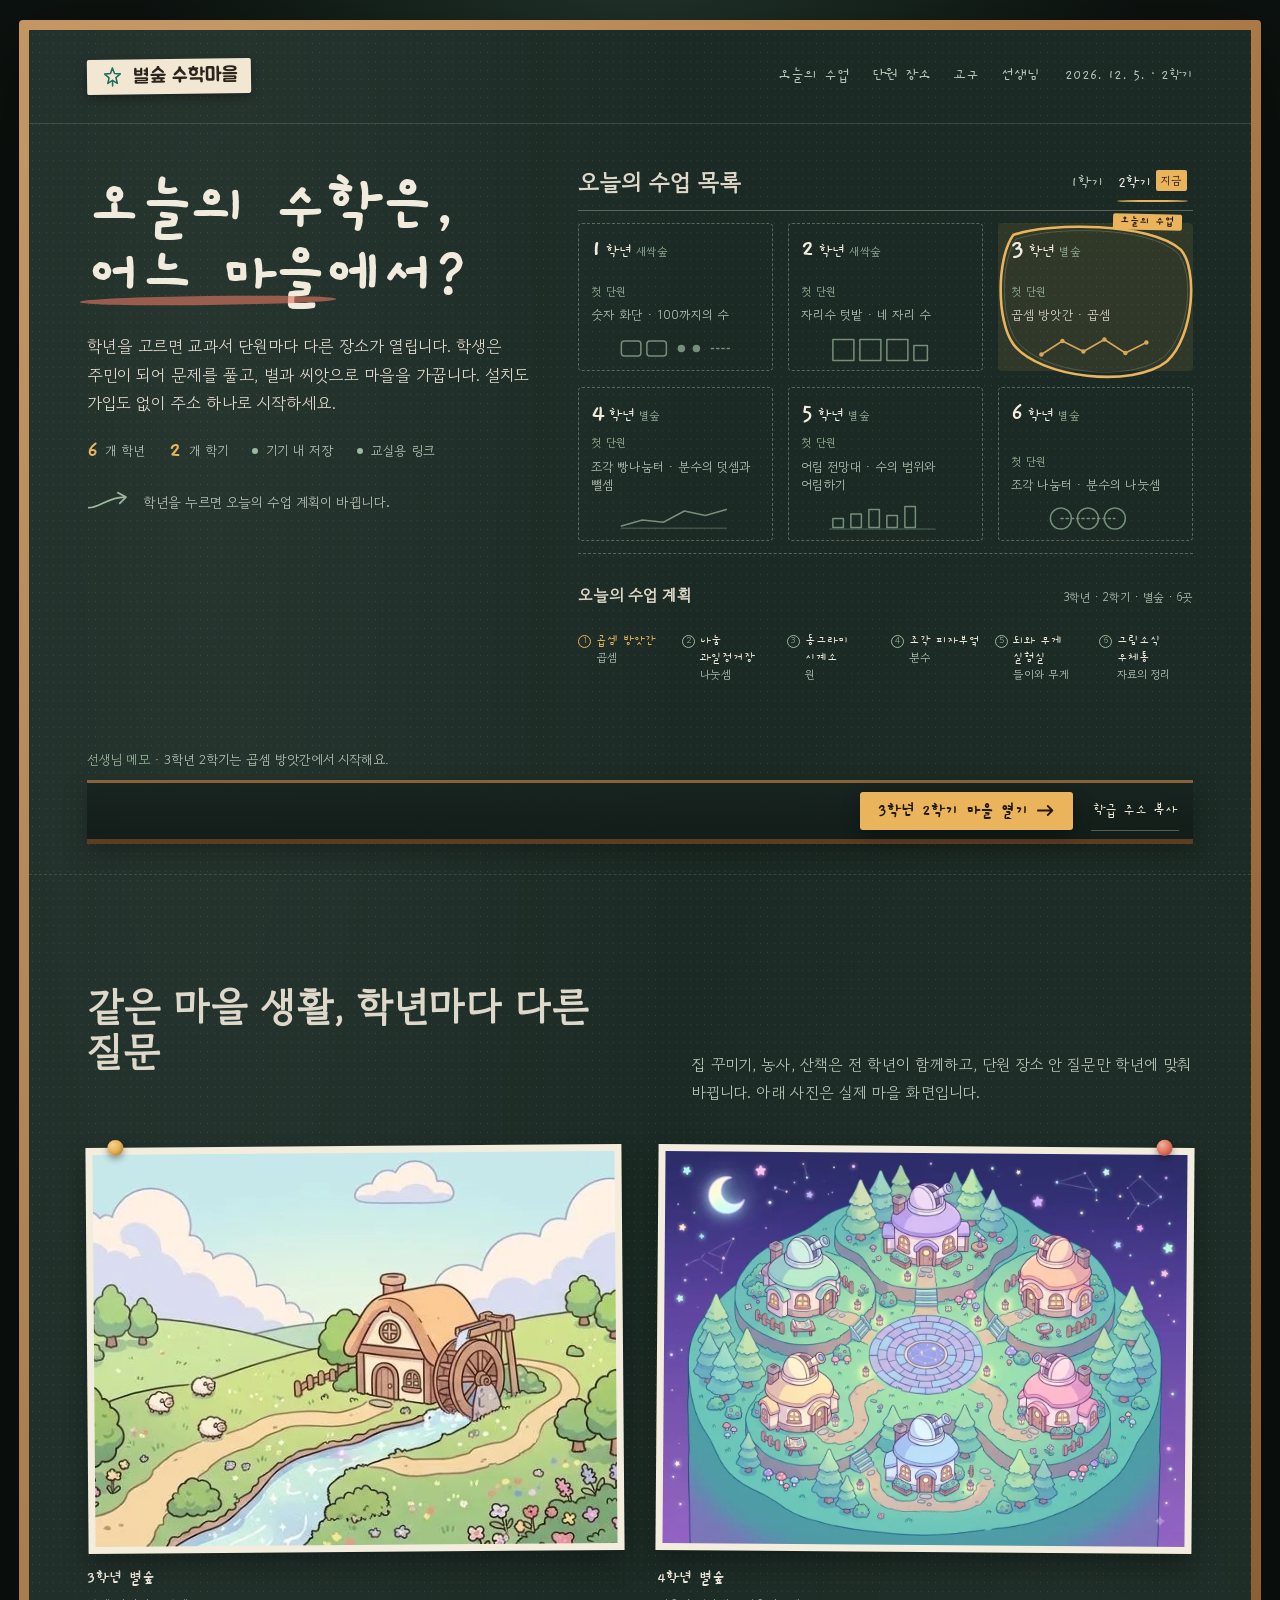
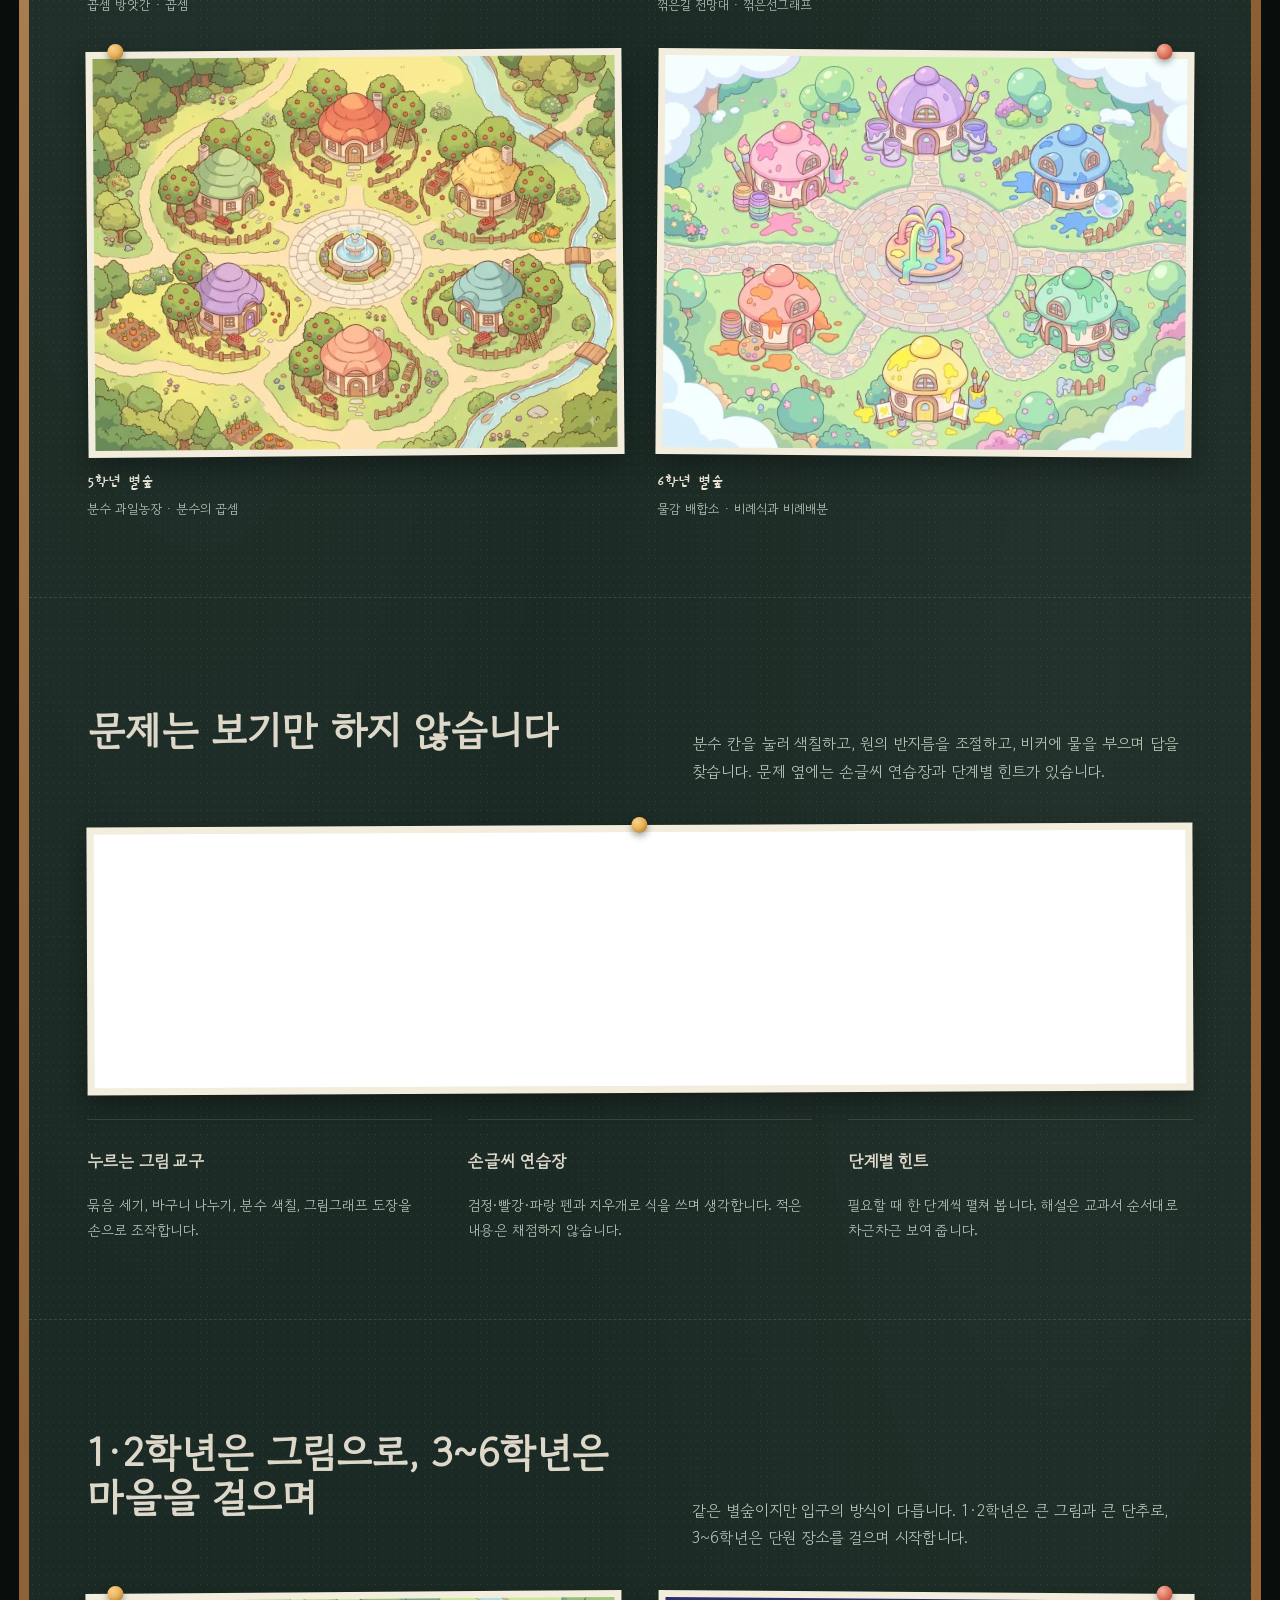
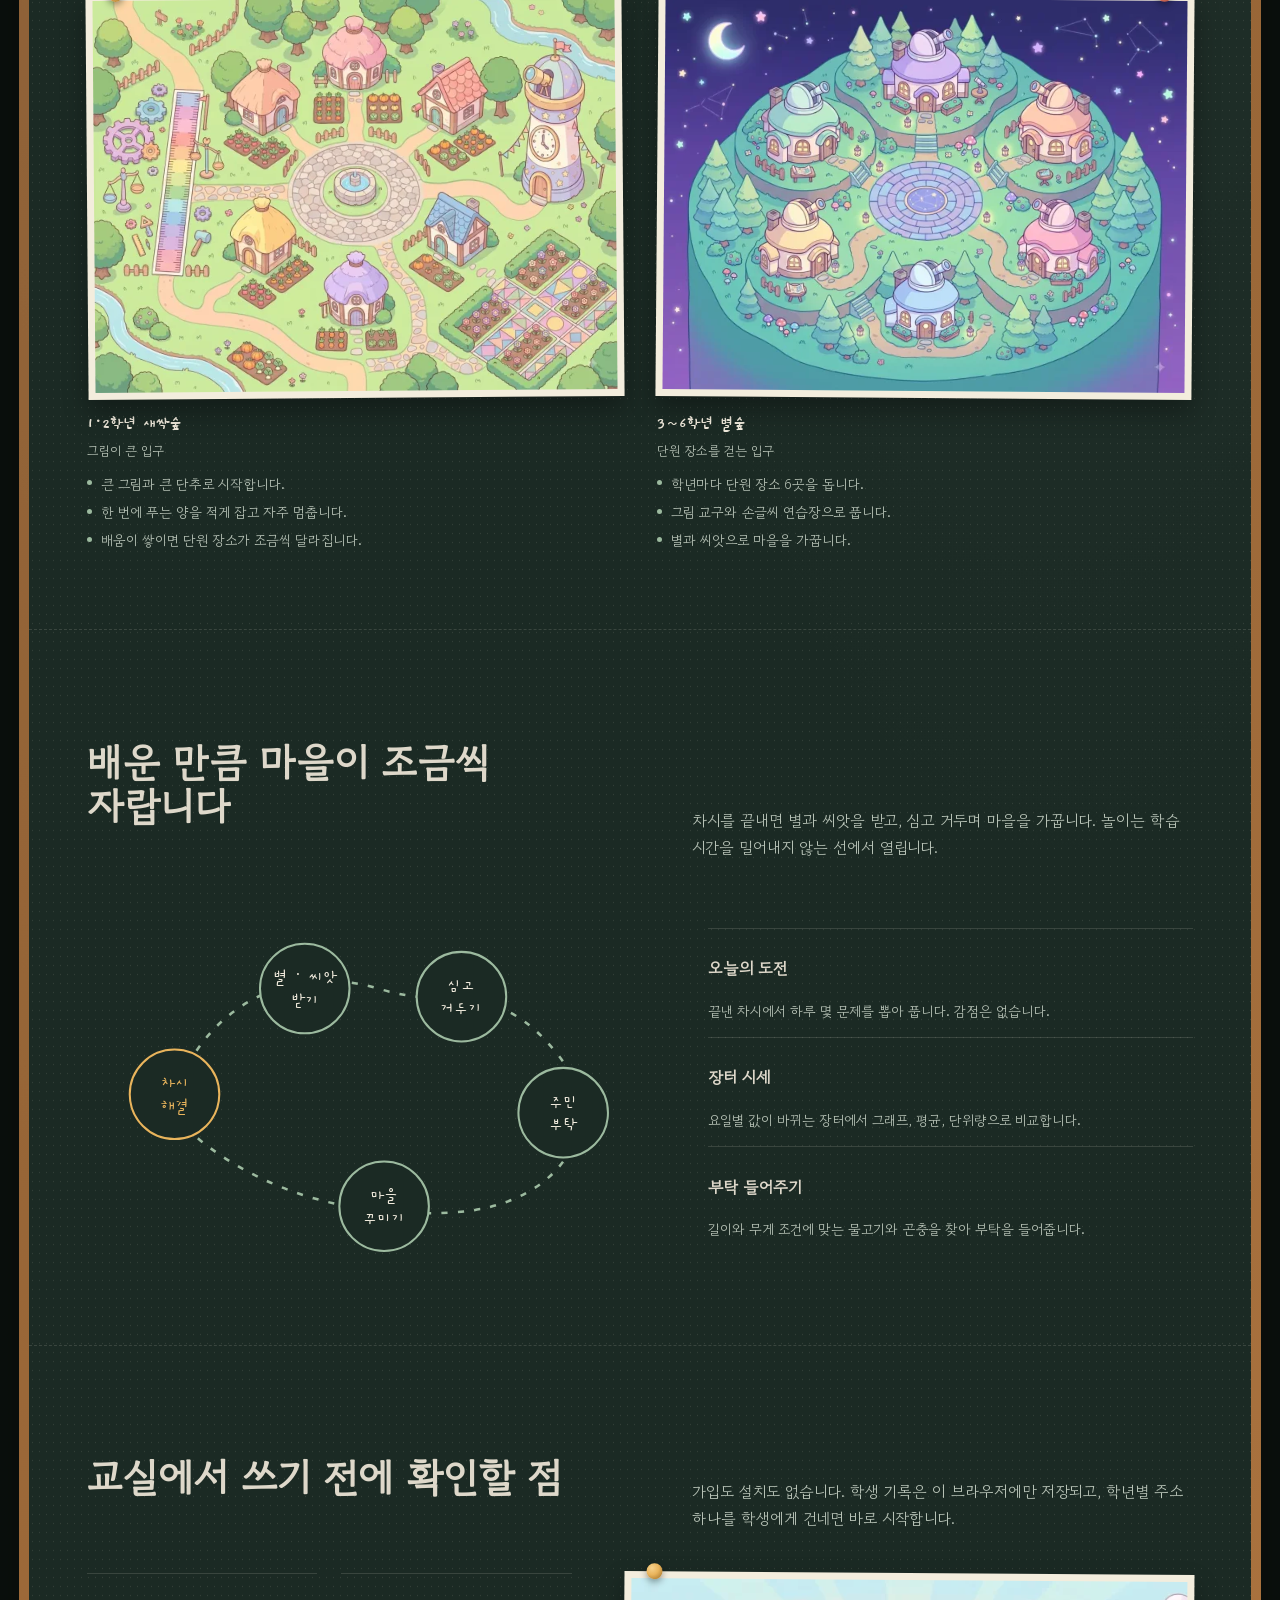
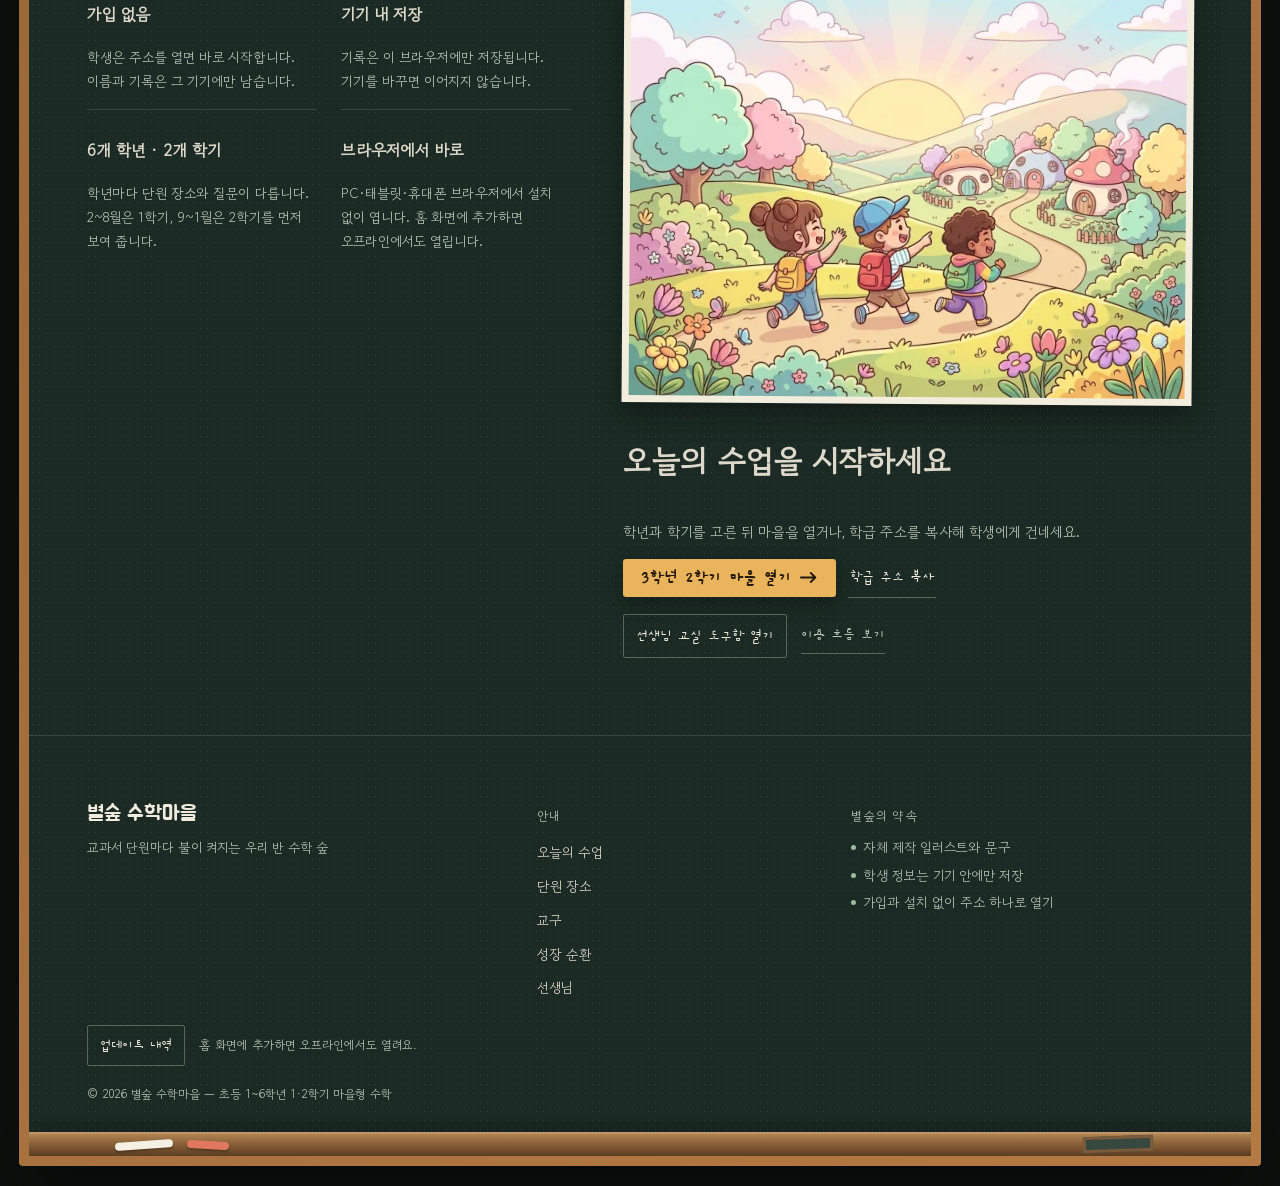
<file: index.html>
<!doctype html>
<html lang="ko">
<head>
<meta charset="utf-8">
<meta name="viewport" content="width=device-width, initial-scale=1, viewport-fit=cover">
<title>별숲 수학마을 · 초등 1~6학년 1·2학기 마을형 수학</title>
<meta name="description" content="학년과 학기를 고르면 교과서 단원마다 다른 마을이 열립니다. 설치와 가입 없이 학급 주소 하나로 시작하는 초등 1~6학년 1·2학기 수학.">
<link rel="preconnect" href="https://fonts.googleapis.com">
<link rel="preconnect" href="https://fonts.gstatic.com" crossorigin>
<link rel="stylesheet" href="https://fonts.googleapis.com/css2?family=Gaegu:wght@400;700&family=Gowun+Dodum&family=Jua&display=swap">
<link rel="manifest" href="manifest.json">
<meta name="theme-color" content="#1B2A24">
<meta name="color-scheme" content="dark">
<link rel="apple-touch-icon" href="assets/img/icon-192.png">
<meta property="og:type" content="website">
<meta property="og:title" content="별숲 수학마을 · 오늘의 수학은 어느 마을에서?">
<meta property="og:description" content="학년과 학기를 고르면 교과서 단원마다 다른 마을이 열립니다. 설치와 가입 없이 학급 주소 하나로 시작하세요.">
<meta property="og:image" content="https://wbmaker2.github.io/starforest-math-village/assets/img/flow/hero.jpg">
<meta property="og:image:width" content="1200">
<meta property="og:image:height" content="896">
<meta property="og:image:alt" content="마을로 걸어가는 학생들">
<meta name="twitter:card" content="summary_large_image">
<link rel="stylesheet" href="assets/css/landing.css?v=2">
</head>
<body class="landing">
<a class="skip" href="#grades">오늘의 수업으로 바로가기</a>
<div class="board">
<div class="board-inner">
<header class="board-head">
<a class="brand" href="#top" aria-label="별숲 수학마을 처음으로">
<span class="brand-mark" aria-hidden="true">
<svg viewBox="0 0 32 32"><path d="M16 4l2.6 7.2 7.4.6-5.6 4.8 1.7 7.2L16 19.9 9.9 23.8l1.7-7.2L6 11.8l7.4-.6z" fill="none" stroke="currentColor" stroke-width="2" stroke-linejoin="round"/><path d="M16 20v7" fill="none" stroke="currentColor" stroke-width="2" stroke-linecap="round"/></svg>
</span>
<span>별숲 수학마을</span>
</a>
<nav class="board-nav" aria-label="마을 안내">
<a href="#grades">오늘의 수업</a>
<a href="#towns">단원 장소</a>
<a href="#tools">교구</a>
<a href="#teacher">선생님</a>
</nav>
<p class="board-date"><span id="boardDate">오늘의 수업</span><span class="date-sep" aria-hidden="true">·</span><span id="boardSem">2학기</span></p>
</header>

<main id="top">
<section id="grades" class="lesson-board" aria-labelledby="lessonTitle">
<div class="board-grid">
<div class="hero-col">
<h1 class="chalk-title">오늘의 수학은,<br><span class="chalk-mark">어느 마을</span>에서?</h1>
<p class="hero-lead">학년을 고르면 교과서 단원마다 다른 장소가 열립니다. 학생은 주민이 되어 문제를 풀고, 별과 씨앗으로 마을을 가꿉니다. 설치도 가입도 없이 주소 하나로 시작하세요.</p>
<ul class="facts" aria-label="한눈에 보기">
<li><b>6</b>개 학년</li>
<li><b>2</b>개 학기</li>
<li><span class="fact-dot" aria-hidden="true"></span>기기 내 저장</li>
<li><span class="fact-dot" aria-hidden="true"></span>교실용 링크</li>
</ul>
<p class="hero-hint"><svg viewBox="0 0 52 28" aria-hidden="true"><path d="M2 21c12 0 22-12 40-12" fill="none" stroke="currentColor" stroke-width="2" stroke-linecap="round"/><path d="M35 4l9 5-7 7" fill="none" stroke="currentColor" stroke-width="2" stroke-linecap="round" stroke-linejoin="round"/></svg>학년을 누르면 오늘의 수업 계획이 바뀝니다.</p>
</div>

<div class="lesson-col">
<div class="lesson-head">
<h2 class="lesson-title" id="lessonTitle">오늘의 수업 목록</h2>
<div class="sem-switch" role="group" aria-label="학기 선택">
<button class="sem-btn" type="button" data-sem="1" aria-pressed="false">1학기<span class="now">지금</span></button>
<button class="sem-btn" type="button" data-sem="2" aria-pressed="true">2학기<span class="now">지금</span></button>
</div>
</div>

<div class="grade-grid" role="group" aria-label="학년 선택">
<button class="grade-cell" type="button" data-grade="1" aria-pressed="false">
<svg class="cell-ring" viewBox="0 0 240 150" preserveAspectRatio="none" aria-hidden="true"><path class="ring-soft" pathLength="1" d="M27 20 C70 8 180 7 216 33 C236 51 232 108 200 132 C160 157 58 148 28 117 C9 96 8 42 27 20 Z"/><path class="ring-main" pathLength="1" d="M24 16 C66 4 184 4 220 30 C240 48 236 112 204 136 C164 162 54 152 24 120 C4 98 4 38 24 16 Z"/></svg>
<span class="cell-tag">오늘의 수업</span>
<span class="grade-line"><b class="grade-num">1</b><span class="grade-name">학년</span><small class="grade-tag">새싹숲</small></span>
<span class="cell-label" aria-hidden="true">첫 단원</span>
<span class="cell-unit">숫자 화단 · 100까지의 수</span>
<svg class="cell-doodle" viewBox="0 0 160 40" aria-hidden="true"><rect x="8" y="12" width="26" height="20" rx="4"/><rect x="42" y="12" width="26" height="20" rx="4"/><circle cx="88" cy="22" r="5" fill="currentColor" stroke="none"/><circle cx="108" cy="22" r="5" fill="currentColor" stroke="none"/><path d="M128 22h24" stroke-dasharray="3 4"/></svg>
</button>
<button class="grade-cell" type="button" data-grade="2" aria-pressed="false">
<svg class="cell-ring" viewBox="0 0 240 150" preserveAspectRatio="none" aria-hidden="true"><path class="ring-soft" pathLength="1" d="M27 20 C70 8 180 7 216 33 C236 51 232 108 200 132 C160 157 58 148 28 117 C9 96 8 42 27 20 Z"/><path class="ring-main" pathLength="1" d="M24 16 C66 4 184 4 220 30 C240 48 236 112 204 136 C164 162 54 152 24 120 C4 98 4 38 24 16 Z"/></svg>
<span class="cell-tag">오늘의 수업</span>
<span class="grade-line"><b class="grade-num">2</b><span class="grade-name">학년</span><small class="grade-tag">새싹숲</small></span>
<span class="cell-label" aria-hidden="true">첫 단원</span>
<span class="cell-unit">자리수 텃밭 · 네 자리 수</span>
<svg class="cell-doodle" viewBox="0 0 160 40" aria-hidden="true"><rect x="10" y="10" width="28" height="28"/><rect x="46" y="10" width="28" height="28"/><rect x="82" y="10" width="28" height="28"/><rect x="118" y="18" width="18" height="20"/></svg>
</button>
<button class="grade-cell" type="button" data-grade="3" aria-pressed="true">
<svg class="cell-ring" viewBox="0 0 240 150" preserveAspectRatio="none" aria-hidden="true"><path class="ring-soft" pathLength="1" d="M27 20 C70 8 180 7 216 33 C236 51 232 108 200 132 C160 157 58 148 28 117 C9 96 8 42 27 20 Z"/><path class="ring-main" pathLength="1" d="M24 16 C66 4 184 4 220 30 C240 48 236 112 204 136 C164 162 54 152 24 120 C4 98 4 38 24 16 Z"/></svg>
<span class="cell-tag">오늘의 수업</span>
<span class="grade-line"><b class="grade-num">3</b><span class="grade-name">학년</span><small class="grade-tag">별숲</small></span>
<span class="cell-label" aria-hidden="true">첫 단원</span>
<span class="cell-unit">곱셈 방앗간 · 곱셈</span>
<svg class="cell-doodle" viewBox="0 0 160 40" aria-hidden="true"><path d="M8 30L36 12l28 14L92 10l28 18 28-14"/><circle cx="8" cy="30" r="3" fill="currentColor" stroke="none"/><circle cx="36" cy="12" r="3" fill="currentColor" stroke="none"/><circle cx="64" cy="26" r="3" fill="currentColor" stroke="none"/><circle cx="92" cy="10" r="3" fill="currentColor" stroke="none"/><circle cx="120" cy="28" r="3" fill="currentColor" stroke="none"/><circle cx="148" cy="14" r="3" fill="currentColor" stroke="none"/></svg>
</button>
<button class="grade-cell" type="button" data-grade="4" aria-pressed="false">
<svg class="cell-ring" viewBox="0 0 240 150" preserveAspectRatio="none" aria-hidden="true"><path class="ring-soft" pathLength="1" d="M27 20 C70 8 180 7 216 33 C236 51 232 108 200 132 C160 157 58 148 28 117 C9 96 8 42 27 20 Z"/><path class="ring-main" pathLength="1" d="M24 16 C66 4 184 4 220 30 C240 48 236 112 204 136 C164 162 54 152 24 120 C4 98 4 38 24 16 Z"/></svg>
<span class="cell-tag">오늘의 수업</span>
<span class="grade-line"><b class="grade-num">4</b><span class="grade-name">학년</span><small class="grade-tag">별숲</small></span>
<span class="cell-label" aria-hidden="true">첫 단원</span>
<span class="cell-unit">조각 빵나눔터 · 분수의 덧셈과 뺄셈</span>
<svg class="cell-doodle" viewBox="0 0 160 40" aria-hidden="true"><path d="M8 32l28-8 28 3 28-15 28 6 28-8"/><path d="M8 35h140" opacity=".4"/></svg>
</button>
<button class="grade-cell" type="button" data-grade="5" aria-pressed="false">
<svg class="cell-ring" viewBox="0 0 240 150" preserveAspectRatio="none" aria-hidden="true"><path class="ring-soft" pathLength="1" d="M27 20 C70 8 180 7 216 33 C236 51 232 108 200 132 C160 157 58 148 28 117 C9 96 8 42 27 20 Z"/><path class="ring-main" pathLength="1" d="M24 16 C66 4 184 4 220 30 C240 48 236 112 204 136 C164 162 54 152 24 120 C4 98 4 38 24 16 Z"/></svg>
<span class="cell-tag">오늘의 수업</span>
<span class="grade-line"><b class="grade-num">5</b><span class="grade-name">학년</span><small class="grade-tag">별숲</small></span>
<span class="cell-label" aria-hidden="true">첫 단원</span>
<span class="cell-unit">어림 전망대 · 수의 범위와 어림하기</span>
<svg class="cell-doodle" viewBox="0 0 160 40" aria-hidden="true"><rect x="10" y="22" width="14" height="12"/><rect x="34" y="16" width="14" height="18"/><rect x="58" y="10" width="14" height="24"/><rect x="82" y="18" width="14" height="16"/><rect x="106" y="6" width="14" height="28"/><path d="M6 36h140" opacity=".4"/></svg>
</button>
<button class="grade-cell" type="button" data-grade="6" aria-pressed="false">
<svg class="cell-ring" viewBox="0 0 240 150" preserveAspectRatio="none" aria-hidden="true"><path class="ring-soft" pathLength="1" d="M27 20 C70 8 180 7 216 33 C236 51 232 108 200 132 C160 157 58 148 28 117 C9 96 8 42 27 20 Z"/><path class="ring-main" pathLength="1" d="M24 16 C66 4 184 4 220 30 C240 48 236 112 204 136 C164 162 54 152 24 120 C4 98 4 38 24 16 Z"/></svg>
<span class="cell-tag">오늘의 수업</span>
<span class="grade-line"><b class="grade-num">6</b><span class="grade-name">학년</span><small class="grade-tag">별숲</small></span>
<span class="cell-label" aria-hidden="true">첫 단원</span>
<span class="cell-unit">조각 나눔터 · 분수의 나눗셈</span>
<svg class="cell-doodle" viewBox="0 0 160 40" aria-hidden="true"><circle cx="34" cy="22" r="14"/><circle cx="70" cy="22" r="14"/><circle cx="106" cy="22" r="14"/><path d="M34 22h72" stroke-dasharray="3 4"/></svg>
</button>
</div>

<div class="plan">
<div class="plan-head">
<h3>오늘의 수업 계획</h3>
<span class="plan-meta" id="planMeta">3학년 · 2학기 · 별숲 · 6곳</span>
</div>
<ol class="plan-list" id="planList">
<li><span class="plan-num" aria-hidden="true">1</span><span class="plan-place">곱셈 방앗간</span><span class="plan-unit">곱셈</span></li>
<li><span class="plan-num" aria-hidden="true">2</span><span class="plan-place">나눔 과일정거장</span><span class="plan-unit">나눗셈</span></li>
<li><span class="plan-num" aria-hidden="true">3</span><span class="plan-place">동그라미 시계소</span><span class="plan-unit">원</span></li>
<li><span class="plan-num" aria-hidden="true">4</span><span class="plan-place">조각 피자부엌</span><span class="plan-unit">분수</span></li>
<li><span class="plan-num" aria-hidden="true">5</span><span class="plan-place">되와 무게 실험실</span><span class="plan-unit">들이와 무게</span></li>
<li><span class="plan-num" aria-hidden="true">6</span><span class="plan-place">그림소식 우체통</span><span class="plan-unit">자료의 정리</span></li>
</ol>
</div>
</div>
</div>

<p class="tray-note"><b>선생님 메모</b> · <span id="heroNote">3학년 2학기는 곱셈 방앗간에서 시작해요.</span></p>
<div class="tray" role="group" aria-label="선택한 학년 바로가기">
<a class="btn-primary btn-pulse" id="enterBtn" data-enter href="grade3/index.html?sem=2"><span class="enter-label">3학년 2학기 마을 열기</span><svg class="btn-arrow" viewBox="0 0 20 12" aria-hidden="true"><path d="M1 6h16M12 1l5 5-5 5"/></svg></a>
<button class="btn-copy" data-copy type="button" aria-label="3학년 2학기 학급 주소 복사">학급 주소 복사</button>
</div>
<p class="sr-only" id="selectionStatus" aria-live="polite"></p>
<noscript>
<div class="noscript">
<p>JavaScript가 꺼져 있어도 학년 마을은 열 수 있습니다.</p>
<p><a href="lower/index.html?grade=1&amp;sem=2">1학년 2학기</a> · <a href="lower/index.html?grade=2&amp;sem=2">2학년 2학기</a> · <a href="grade3/index.html?sem=2">3학년 2학기</a> · <a href="grade4/index.html?sem=2">4학년 2학기</a> · <a href="grade5/index.html?sem=2">5학년 2학기</a> · <a href="grade6/index.html?sem=2">6학년 2학기</a></p>
<p><a href="lower/index.html?grade=1&amp;sem=1">1학년 1학기</a> · <a href="lower/index.html?grade=2&amp;sem=1">2학년 1학기</a> · <a href="grade3/index.html?sem=1">3학년 1학기</a> · <a href="grade4/index.html?sem=1">4학년 1학기</a> · <a href="grade5/index.html?sem=1">5학년 1학기</a> · <a href="grade6/index.html?sem=1">6학년 1학기</a></p>
</div>
</noscript>
</section>

<div class="mobile-dock" id="mobileDock" role="group" aria-label="선택한 학년 바로가기">
<div class="dock-meta"><b id="dockGrade">3학년</b><span id="dockSem">2학기 · 별숲</span></div>
<a class="dock-enter btn-pulse" data-enter href="grade3/index.html?sem=2"><span>마을 열기</span><svg class="btn-arrow" viewBox="0 0 20 12" aria-hidden="true"><path d="M1 6h16M12 1l5 5-5 5"/></svg></a>
<button class="dock-copy" data-copy type="button" aria-label="3학년 2학기 학급 주소 복사">주소 복사</button>
</div>

<section id="towns" class="record">
<div class="record-head">
<h2>같은 마을 생활, 학년마다 다른 질문</h2>
<p class="record-lead">집 꾸미기, 농사, 산책은 전 학년이 함께하고, 단원 장소 안 질문만 학년에 맞춰 바뀝니다. 아래 사진은 실제 마을 화면입니다.</p>
</div>
<div class="plate-grid">
<figure class="plate">
<div class="plate-photo"><span class="magnet" aria-hidden="true"></span>
<picture>
<source type="image/webp" srcset="assets/img/landing/town-g3-564.webp 564w" sizes="(max-width: 720px) 92vw, 44vw">
<img src="assets/img/flow/town-g3.jpg" width="564" height="421" alt="3학년 별숲 마을의 곱셈 방앗간과 물레방아 풍경" loading="lazy" decoding="async">
</picture>
</div>
<figcaption><b>3학년 별숲</b><span>곱셈 방앗간 · 곱셈</span></figcaption>
</figure>
<figure class="plate">
<div class="plate-photo"><span class="magnet" aria-hidden="true"></span>
<picture>
<source type="image/webp" srcset="assets/img/landing/town-g4-640.webp 640w, assets/img/landing/town-g4-1200.webp 1200w" sizes="(max-width: 720px) 92vw, 44vw">
<img src="assets/img/flow/town-g4.jpg" width="1200" height="896" alt="4학년 별숲 마을의 천문대 언덕 풍경" loading="lazy" decoding="async">
</picture>
</div>
<figcaption><b>4학년 별숲</b><span>꺾은길 전망대 · 꺾은선그래프</span></figcaption>
</figure>
<figure class="plate">
<div class="plate-photo"><span class="magnet" aria-hidden="true"></span>
<picture>
<source type="image/webp" srcset="assets/img/landing/town-g5-640.webp 640w, assets/img/landing/town-g5-1200.webp 1200w" sizes="(max-width: 720px) 92vw, 44vw">
<img src="assets/img/flow/town-g5.jpg" width="1200" height="896" alt="5학년 별숲 마을의 과수원과 농장 풍경" loading="lazy" decoding="async">
</picture>
</div>
<figcaption><b>5학년 별숲</b><span>분수 과일농장 · 분수의 곱셈</span></figcaption>
</figure>
<figure class="plate">
<div class="plate-photo"><span class="magnet" aria-hidden="true"></span>
<picture>
<source type="image/webp" srcset="assets/img/landing/town-g6-640.webp 640w, assets/img/landing/town-g6-1200.webp 1200w" sizes="(max-width: 720px) 92vw, 44vw">
<img src="assets/img/flow/town-g6.jpg" width="1200" height="896" alt="6학년 별숲 마을의 물감 배합소 풍경" loading="lazy" decoding="async">
</picture>
</div>
<figcaption><b>6학년 별숲</b><span>물감 배합소 · 비례식과 비례배분</span></figcaption>
</figure>
</div>
</section>

<section id="tools" class="record">
<span class="anchor" id="lesson" aria-hidden="true"></span>
<div class="record-head">
<h2>문제는 보기만 하지 않습니다</h2>
<p class="record-lead">분수 칸을 눌러 색칠하고, 원의 반지름을 조절하고, 비커에 물을 부으며 답을 찾습니다. 문제 옆에는 손글씨 연습장과 단계별 힌트가 있습니다.</p>
</div>
<figure class="tool-photo">
<span class="magnet" aria-hidden="true"></span>
<picture>
<source type="image/webp" srcset="assets/img/landing/lesson-quiz-640.webp 640w, assets/img/landing/lesson-quiz-1164.webp 1164w" sizes="(max-width: 720px) 92vw, 90vw">
<img src="assets/img/flow/lesson-quiz.jpg" width="1164" height="271" alt="한 학생이 문제를 풀며 교구 단추를 누르는 모습" loading="lazy" decoding="async">
</picture>
</figure>
<div class="tool-notes">
<div class="tool-note"><h3>누르는 그림 교구</h3><p>묶음 세기, 바구니 나누기, 분수 색칠, 그림그래프 도장을 손으로 조작합니다.</p></div>
<div class="tool-note"><h3>손글씨 연습장</h3><p>검정·빨강·파랑 펜과 지우개로 식을 쓰며 생각합니다. 적은 내용은 채점하지 않습니다.</p></div>
<div class="tool-note"><h3>단계별 힌트</h3><p>필요할 때 한 단계씩 펼쳐 봅니다. 해설은 교과서 순서대로 차근차근 보여 줍니다.</p></div>
</div>
</section>

<section id="lower" class="record">
<div class="record-head">
<h2>1·2학년은 그림으로, 3~6학년은 마을을 걸으며</h2>
<p class="record-lead">같은 별숲이지만 입구의 방식이 다릅니다. 1·2학년은 큰 그림과 큰 단추로, 3~6학년은 단원 장소를 걸으며 시작합니다.</p>
</div>
<div class="compare-grid">
<figure class="compare">
<div class="plate-photo"><span class="magnet" aria-hidden="true"></span>
<picture>
<source type="image/webp" srcset="assets/img/landing/map-g2-640.webp 640w, assets/img/landing/map-g2-1200.webp 1200w" sizes="(max-width: 720px) 92vw, 44vw">
<img src="assets/img/flow/map-g2.jpg" width="1200" height="896" alt="2학년 새싹숲 마을의 꽃밭과 집 지도" loading="lazy" decoding="async">
</picture>
</div>
<figcaption><b>1·2학년 새싹숲</b><span>그림이 큰 입구</span></figcaption>
<ul class="compare-list">
<li>큰 그림과 큰 단추로 시작합니다.</li>
<li>한 번에 푸는 양을 적게 잡고 자주 멈춥니다.</li>
<li>배움이 쌓이면 단원 장소가 조금씩 달라집니다.</li>
</ul>
</figure>
<figure class="compare">
<div class="plate-photo"><span class="magnet" aria-hidden="true"></span>
<picture>
<source type="image/webp" srcset="assets/img/landing/town-g4-640.webp 640w, assets/img/landing/town-g4-1200.webp 1200w" sizes="(max-width: 720px) 92vw, 44vw">
<img src="assets/img/flow/town-g4.jpg" width="1200" height="896" alt="4학년 별숲 마을의 천문대 언덕 밤 풍경" loading="lazy" decoding="async">
</picture>
</div>
<figcaption><b>3~6학년 별숲</b><span>단원 장소를 걷는 입구</span></figcaption>
<ul class="compare-list">
<li>학년마다 단원 장소 6곳을 돕니다.</li>
<li>그림 교구와 손글씨 연습장으로 풉니다.</li>
<li>별과 씨앗으로 마을을 가꿉니다.</li>
</ul>
</figure>
</div>
</section>

<section id="loop" class="record play-record">
<span class="anchor" id="play" aria-hidden="true"></span>
<div class="record-head">
<h2>배운 만큼 마을이 조금씩 자랍니다</h2>
<p class="record-lead">차시를 끝내면 별과 씨앗을 받고, 심고 거두며 마을을 가꿉니다. 놀이는 학습 시간을 밀어내지 않는 선에서 열립니다.</p>
</div>
<div class="loop-grid">
<svg class="loop-art" viewBox="0 0 560 360" role="img" aria-label="차시 해결에서 별과 씨앗, 심고 거두기, 주민 부탁, 마을 꾸미기로 이어지는 순환도">
<path class="loop-path" d="M86 190 C120 96 206 62 286 86 C366 110 402 76 462 150 C516 216 468 300 360 306 C260 312 180 286 120 242 C98 226 86 210 86 190 Z" fill="none" stroke="currentColor" stroke-width="2.5" stroke-dasharray="6 10"/>
<g class="loop-node start"><circle cx="86" cy="190" r="44"/><text x="86" y="184" text-anchor="middle">차시</text><text x="86" y="206" text-anchor="middle">해결</text></g>
<g class="loop-node"><circle cx="214" cy="86" r="44"/><text x="214" y="80" text-anchor="middle">별 · 씨앗</text><text x="214" y="102" text-anchor="middle">받기</text></g>
<g class="loop-node"><circle cx="368" cy="94" r="44"/><text x="368" y="88" text-anchor="middle">심고</text><text x="368" y="110" text-anchor="middle">거두기</text></g>
<g class="loop-node"><circle cx="468" cy="208" r="44"/><text x="468" y="202" text-anchor="middle">주민</text><text x="468" y="224" text-anchor="middle">부탁</text></g>
<g class="loop-node"><circle cx="292" cy="300" r="44"/><text x="292" y="294" text-anchor="middle">마을</text><text x="292" y="316" text-anchor="middle">꾸미기</text></g>
</svg>
<div class="loop-notes">
<div class="loop-note"><h3>오늘의 도전</h3><p>끝낸 차시에서 하루 몇 문제를 뽑아 풉니다. 감점은 없습니다.</p></div>
<div class="loop-note"><h3>장터 시세</h3><p>요일별 값이 바뀌는 장터에서 그래프, 평균, 단위량으로 비교합니다.</p></div>
<div class="loop-note"><h3>부탁 들어주기</h3><p>길이와 무게 조건에 맞는 물고기와 곤충을 찾아 부탁을 들어줍니다.</p></div>
</div>
</div>
</section>

<section id="teacher" class="record">
<div class="record-head">
<h2>교실에서 쓰기 전에 확인할 점</h2>
<p class="record-lead">가입도 설치도 없습니다. 학생 기록은 이 브라우저에만 저장되고, 학년별 주소 하나를 학생에게 건네면 바로 시작합니다.</p>
</div>
<div class="teacher-grid">
<div class="teacher-notes">
<div class="teacher-note"><h3>가입 없음</h3><p>학생은 주소를 열면 바로 시작합니다. 이름과 기록은 그 기기에만 남습니다.</p></div>
<div class="teacher-note"><h3>기기 내 저장</h3><p>기록은 이 브라우저에만 저장됩니다. 기기를 바꾸면 이어지지 않습니다.</p></div>
<div class="teacher-note"><h3>6개 학년 · 2개 학기</h3><p>학년마다 단원 장소와 질문이 다릅니다. 2~8월은 1학기, 9~1월은 2학기를 먼저 보여 줍니다.</p></div>
<div class="teacher-note"><h3>브라우저에서 바로</h3><p>PC·태블릿·휴대폰 브라우저에서 설치 없이 엽니다. 홈 화면에 추가하면 오프라인에서도 열립니다.</p></div>
</div>
<div class="closing">
<figure class="closing-photo"><span class="magnet" aria-hidden="true"></span>
<picture>
<source type="image/webp" srcset="assets/img/landing/hero-640.webp 640w, assets/img/landing/hero-1200.webp 1200w" sizes="(max-width: 900px) 92vw, 44vw">
<img src="assets/img/flow/hero.jpg" width="1200" height="896" alt="마을로 걸어가는 학생들" loading="lazy" decoding="async">
</picture>
</figure>
<div class="closing-body">
<h3>오늘의 수업을 시작하세요</h3>
<p>학년과 학기를 고른 뒤 마을을 열거나, 학급 주소를 복사해 학생에게 건네세요.</p>
<div class="closing-actions">
<a class="btn-primary" data-enter href="grade3/index.html?sem=2"><span class="enter-label">3학년 2학기 마을 열기</span><svg class="btn-arrow" viewBox="0 0 20 12" aria-hidden="true"><path d="M1 6h16M12 1l5 5-5 5"/></svg></a>
<button class="btn-copy" data-copy type="button" aria-label="3학년 2학기 학급 주소 복사">학급 주소 복사</button>
</div>
<div class="teacher-tools-line">
<button class="toolbox-btn" id="openTeacherBox" type="button">선생님 교실 도구함 열기</button>
<button class="text-link" id="openGuide" type="button">이용 흐름 보기</button>
</div>
</div>
</div>
</div>
</section>
</main>

<footer class="site-foot">
<div class="foot-grid">
<div>
<p class="brand-foot">별숲 수학마을</p>
<p class="foot-tagline">교과서 단원마다 불이 켜지는 우리 반 수학 숲</p>
</div>
<div>
<h2>안내</h2>
<ul class="foot-links">
<li><a href="#grades">오늘의 수업</a></li>
<li><a href="#towns">단원 장소</a></li>
<li><a href="#tools">교구</a></li>
<li><a href="#loop">성장 순환</a></li>
<li><a href="#teacher">선생님</a></li>
</ul>
</div>
<div>
<h2>별숲의 약속</h2>
<ul class="promises">
<li>자체 제작 일러스트와 문구</li>
<li>학생 정보는 기기 안에만 저장</li>
<li>가입과 설치 없이 주소 하나로 열기</li>
</ul>
</div>
</div>
<div class="foot-actions">
<button class="history-btn" id="historyBtn" type="button">업데이트 내역</button>
<span class="foot-note">홈 화면에 추가하면 오프라인에서도 열려요.</span>
</div>
<p class="copy-line">© 2026 별숲 수학마을 — 초등 1~6학년 1·2학기 마을형 수학</p>
</footer>
<div class="board-ledge" aria-hidden="true"><span class="chalk-stick"></span><span class="chalk-stick coral"></span><span class="chalk-eraser"></span></div>
</div>
</div>



<dialog id="teacherDialog" aria-labelledby="teacherTitle">
<button class="dlg-x" id="closeTeacherX" type="button" aria-label="선생님 교실 도구함 닫기"><svg viewBox="0 0 20 20" aria-hidden="true"><path d="M4 4l12 12M16 4L4 16"/></svg></button>
<h3 id="teacherTitle">선생님 교실 도구함</h3>
<p class="dlg-lead">학년별 학급 주소를 복사해 알림장이나 칠판에 붙이세요. 학생 기록은 이 브라우저에만 저장됩니다.</p>
<div id="teacherLinks" class="tbox-links"></div>
<div class="tbox-backup" style="margin-top:12px;display:flex;gap:8px;flex-wrap:wrap;align-items:center">
  <button id="exportBackup" type="button" class="mini-act">데이터 내보내기(JSON)</button>
  <label class="mini-act" style="cursor:pointer">데이터 가져오기(JSON)<input id="importBackup" type="file" accept="application/json" style="display:none"></label>
  <span style="font-size:13px;color:var(--chalk-dim)">기기 간 이어하기용 (가입/설치 없음)</span>
</div>
<button class="dlg-close" id="closeTeacher" type="button">닫기</button>
</dialog>

<dialog id="guideDialog" aria-labelledby="guideTitle">
<button class="dlg-x" id="closeGuideX" type="button" aria-label="이용 흐름 닫기"><svg viewBox="0 0 20 20" aria-hidden="true"><path d="M4 4l12 12M16 4L4 16"/></svg></button>
<h3 id="guideTitle">이용 흐름</h3>
<ol class="guide-list">
<li>학년과 학기를 고릅니다.</li>
<li>마을 열기로 바로 들어갑니다.</li>
<li>학급 주소 복사로 학생에게 건넬 주소를 복사합니다.</li>
<li>학생은 주소를 열면 자기 주민을 만들고 바로 시작합니다.</li>
</ol>
<button class="dlg-close" id="closeGuide" type="button">닫기</button>
</dialog>

<dialog id="historyDialog" aria-labelledby="historyTitle">
<button class="dlg-x" id="closeHistoryX" type="button" aria-label="업데이트 내역 닫기"><svg viewBox="0 0 20 20" aria-hidden="true"><path d="M4 4l12 12M16 4L4 16"/></svg></button>
<h3 id="historyTitle">업데이트 내역</h3>
<div id="historyList"></div>
<button class="dlg-close" id="closeHistory" type="button">닫기</button>
</dialog>

<div id="toast" role="status" aria-live="polite"></div>
<script src="assets/js/grades.js?v=20"></script>
<script src="assets/js/history.js?v=20"></script>
<script src="assets/js/app.js?v=22"></script>
<script src="assets/js/pwa.js?v=2"></script>
</body>
</html>
</file>
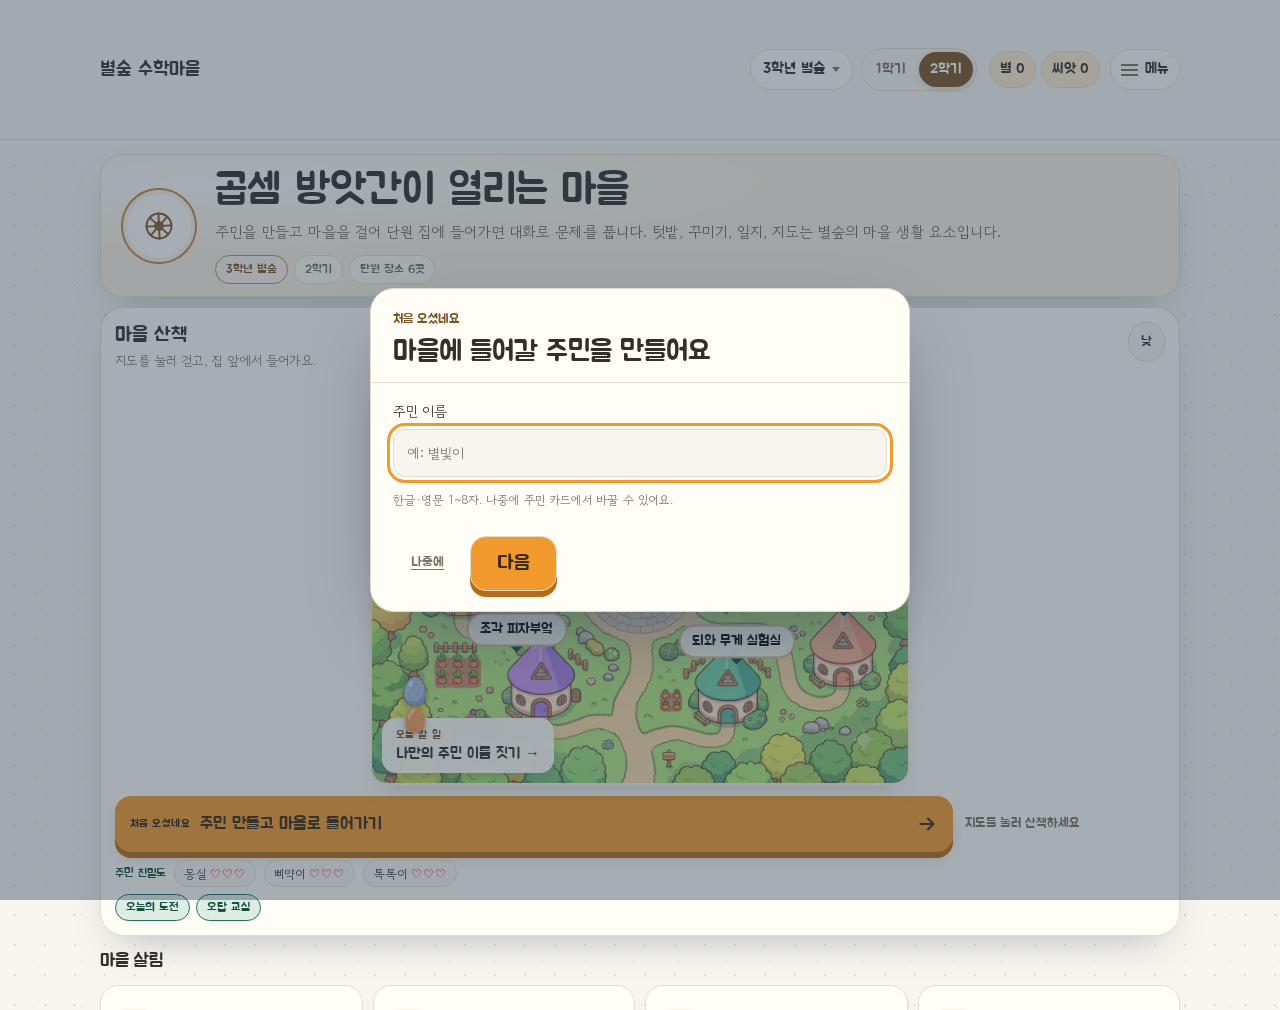
<file: grade3/index.html>
<!doctype html>
<html lang="ko">
<head>
<meta charset="utf-8">
<meta name="viewport" content="width=device-width, initial-scale=1, viewport-fit=cover">
<title>3학년 별숲 마을 · 별숲 수학마을</title>
<meta name="description" content="3학년 별숲 마을 산책과 곱셈 풀이, 텃밭과 꾸미기, 일지와 기록을 담은 마을형 수학 페이지입니다.">
<link rel="preconnect" href="https://fonts.googleapis.com">
<link rel="stylesheet" href="https://fonts.googleapis.com/css2?family=Jua&family=Gowun+Dodum&display=swap">
<link rel="manifest" href="../manifest.json">
<meta name="theme-color" content="#1F6E5C">
<link rel="apple-touch-icon" href="../assets/img/icon-192.png">
<link rel="stylesheet" href="../assets/css/styles.css?v=37">
<link rel="stylesheet" href="../assets/css/g3.css?v=34">
<link rel="stylesheet" href="../assets/css/village.css?v=1">
<meta name="starforest-grade" content="g3">
<meta name="g3" content="2d">
</head>
<body data-village data-grade="g3">
<a class="skip" href="#village">마을로 바로가기</a>
<header class="bar village-bar">
  <div class="wrap village-bar-in">
    <a class="logo" href="../index.html">별숲 수학마을</a>
    <div class="village-bar-tools">
      <details class="village-grade-menu">
        <summary class="village-grade-summary"><span class="village-grade-label" id="villageGradeLabel">3학년 별숲</span><span class="village-chev" aria-hidden="true"></span></summary>
        <div class="village-grade-panel">
          <p class="village-panel-title">학년 마을</p>
          <div class="village-grade-links" id="villageGradeLinks">
<a data-grade-link href="../lower/index.html?grade=1">1학년 새싹숲</a>
<a data-grade-link href="../lower/index.html?grade=2">2학년 새싹숲</a>
<a data-grade-link href="../grade3/index.html">3학년 별숲</a>
<a data-grade-link href="../grade4/index.html">4학년 별숲</a>
<a data-grade-link href="../grade5/index.html">5학년 별숲</a>
<a data-grade-link href="../grade6/index.html">6학년 별숲</a>
          </div>
          <p class="village-panel-note">학기는 오른쪽 단추에서 바꿀 수 있어요.</p>
        </div>
      </details>
      <div class="village-sem" id="semSwitchSlot" role="group" aria-label="학기 선택"></div>
    </div>
    <span class="purse"><span id="starCount">별 0</span><span id="seedTop">씨앗 0</span></span>
    <details class="village-menu">
      <summary aria-label="마을 메뉴"><span class="village-menu-icon" aria-hidden="true"></span>메뉴</summary>
      <div class="village-menu-panel">
        <p class="village-panel-title">마을 메뉴</p>
        <a class="village-menu-item" href="../index.html">마을 입구로</a>
        <a class="village-menu-item" href="../index.html#teacher">선생님 안내</a>
        <button class="village-menu-item" id="villageInstallBtn" type="button">앱으로 설치</button>
        <div class="village-menu-settings" id="villageSettingsSlot"></div>
      </div>
    </details>
  </div>
</header>
<main class="wrap">
<section class="g3head village-sign" aria-labelledby="villageTitle">
  <span class="village-seal" aria-hidden="true"><svg viewBox="0 0 48 48" aria-hidden="true"><circle cx="24" cy="24" r="13"/><circle cx="24" cy="24" r="4"/><path d="M24 11v26M11 24h26M15 15l18 18M33 15L15 33"/></svg></span>
  <div class="village-sign-copy">
    <h1 id="villageTitle">곱셈 방앗간이 열리는 마을</h1>
    <p class="lead">주민을 만들고 마을을 걸어 단원 집에 들어가면 대화로 문제를 풉니다. 텃밭, 꾸미기, 일지, 지도는 별숲의 마을 생활 요소입니다.</p>
    <div class="village-sign-chips" id="villageSignChips"></div>
  </div>
</section>
<section id="village" class="card village-map-card" data-zone="walk" aria-labelledby="villageMapTitle">
  <div class="village-map-head">
    <div><h2 id="villageMapTitle">마을 산책</h2><p class="hint">지도를 눌러 걷고, 집 앞에서 들어가요.</p></div>
    <button class="village-time-chip" id="villageTimeChip" type="button" aria-expanded="false">낮</button>
  </div>
  <div class="village-map-stage">
    <div class="village-map-viewport"><div id="mapwrap"><img id="mapimg" src="../assets/img/flow/map-a.jpg" alt="파스텔 톤의 둥근 마을 지도"></div></div>
    <div class="pad dpad" aria-label="이동 조이스틱">
      <button data-move="up" class="d-up" aria-label="위로 이동">▲<small>위</small></button>
      <button data-move="left" class="d-left" aria-label="왼쪽으로 이동">◀<small>왼쪽</small></button>
      <button data-move="down" class="d-down" aria-label="아래로 이동">▼<small>아래</small></button>
      <button data-move="right" class="d-right" aria-label="오른쪽으로 이동">▶<small>오른쪽</small></button>
    </div>
    <div class="village-primary-bar">
      <button class="village-primary btn-pulse" id="villagePrimary" type="button"><span class="village-primary-kicker" id="villagePrimaryKicker">오늘의 길</span><span class="village-primary-text" id="villagePrimaryText">오늘 할 일을 준비하는 중…</span><svg class="village-primary-arrow" viewBox="0 0 24 24" aria-hidden="true"><path d="M5 12h14M13 6l6 6-6 6"/></svg></button>
      <span class="village-near" id="nearLabel">지도를 눌러 산책하세요</span>
    </div>
    <div class="hud village-hud">
      <button id="enterBtn" class="go" type="button" hidden>들어가기</button>
      <button class="mini-act" type="button" data-open-daily="1">오늘의 도전</button>
      <button class="mini-act" type="button" data-open-wrong="1">오답 교실</button>
    </div>

  </div>
</section>
<h2 class="village-hub-title" id="villageHubTitle">마을 살림</h2>
<nav class="village-hub" id="villageHub" aria-labelledby="villageHubTitle">
<button class="hub-tile" type="button" data-hub="avatar">
  <span class="hub-art" aria-hidden="true"><svg viewBox="0 0 24 24" aria-hidden="true"><circle cx="12" cy="8" r="4"/><path d="M4 21c0-4 4-7 8-7s8 3 8 7"/></svg></span>
  <span class="hub-copy"><b>내 주민</b><small id="hubAvatarStatus">이름 짓기</small></span>
  <svg class="hub-arrow" viewBox="0 0 24 24" aria-hidden="true"><path d="M5 12h14M13 6l6 6-6 6"/></svg>
</button><button class="hub-tile" type="button" data-hub="farm">
  <span class="hub-art" aria-hidden="true"><svg viewBox="0 0 24 24" aria-hidden="true"><path d="M12 21v-9"/><path d="M12 14C6 14 4 9 4 5c6 0 8 5 8 9Z"/><path d="M12 14c6 0 8-5 8-9-6 0-8 5-8 9Z"/></svg></span>
  <span class="hub-copy"><b>텃밭·부엌</b><small id="hubFarmStatus">씨앗 0</small></span>
  <svg class="hub-arrow" viewBox="0 0 24 24" aria-hidden="true"><path d="M5 12h14M13 6l6 6-6 6"/></svg>
</button><button class="hub-tile" type="button" data-hub="quest">
  <span class="hub-art" aria-hidden="true"><svg viewBox="0 0 24 24" aria-hidden="true"><path d="M4 11l8-7 8 7v9H4z"/><path d="M9 20v-6h6v6"/></svg></span>
  <span class="hub-copy"><b>꾸미기·부탁</b><small id="hubQuestStatus">도감 0/10</small></span>
  <svg class="hub-arrow" viewBox="0 0 24 24" aria-hidden="true"><path d="M5 12h14M13 6l6 6-6 6"/></svg>
</button><button class="hub-tile" type="button" data-hub="note">
  <span class="hub-art" aria-hidden="true"><svg viewBox="0 0 24 24" aria-hidden="true"><path d="M4 5h7a3 3 0 0 1 3 3v13a3 3 0 0 0-3-3H4Z"/><path d="M20 5h-7a3 3 0 0 0-3 3v13a3 3 0 0 1 3-3h7Z"/></svg></span>
  <span class="hub-copy"><b>도감·기록</b><small id="hubNoteStatus">일지 · 주민증</small></span>
  <svg class="hub-arrow" viewBox="0 0 24 24" aria-hidden="true"><path d="M5 12h14M13 6l6 6-6 6"/></svg>
</button>
</nav>
<div class="village-group-bar" id="villageGroupBar" hidden>
  <b id="villageGroupLabel">마을 살림</b>
  <button class="village-back" id="villageBack" type="button">지도로</button>
</div>
<nav id="zoneBar" class="zonebar" aria-label="구역 바로가기">
<button type="button" data-zone="all" class="sel">전체 보기</button><button type="button" data-zone="avatar">👗 옷장·뽑기</button><button type="button" data-zone="walk">🗺️ 마을 산책</button><button type="button" data-zone="farm">🌱 텃밭·놀이</button><button type="button" data-zone="quest">🏡 꾸미기·부탁</button><button type="button" data-zone="note">🪪 도감·주민증</button>
</nav>
<section id="avatar" class="card village-deep" data-village-group="avatar" data-zone="avatar">
<h2>나만의 주민 만들기</h2>
<div class="avgrid">
<div class="avstage" aria-label="주민 미리보기">
  <svg id="avatarSvg" viewBox="0 0 200 250" role="img" aria-label="기본 아바타 몸통"></svg>
  <span id="shoePair"><img id="shoeL" src="../assets/img/flow/parts/shoe-sneakers.png" alt="왼쪽 신발"><img id="shoeR" src="../assets/img/flow/parts/shoe-sneakers.png" alt="오른쪽 신발"></span>
  <img id="botImg" src="../assets/img/flow/parts/bot-jeans.png" alt="선택한 하의">
  <img id="topImg" src="../assets/img/flow/parts/top-stripe.png" alt="선택한 상의">
  <img id="hairImg" src="../assets/img/flow/parts/hair-long.png" alt="선택한 머리 모양">
  <svg id="faceOverlaySvg" viewBox="0 0 200 250" aria-hidden="true"></svg>
  <img id="accImg" src="../assets/img/flow/parts/glass-star.png" alt="선택한 장식">
  <img id="hatImg" src="../assets/img/flow/parts/hat-cap.png" alt="선택한 모자">
</div>
<form id="avatarForm">
<div class="av-toprow">
  <label class="av-namelabel">이름<input id="avName" maxlength="8" placeholder="예: 별빛이"></label>
  <button class="play-btn av-submit" type="submit">마을로 나가기</button>
</div>
<div id="pickTabs" role="tablist" aria-label="꾸미기 항목">
<button type="button" data-ptab="hair" class="sel">머리</button><button type="button" data-ptab="face">표정</button><button type="button" data-ptab="top">상의</button><button type="button" data-ptab="bottom">하의</button><button type="button" data-ptab="shoe">신발</button><button type="button" data-ptab="hat">모자</button><button type="button" data-ptab="acc">장식</button>
</div>
<div id="pickGrid"></div>
</form>
</div>
</section>
<section id="gachaSec" class="card village-deep" data-village-group="avatar" data-zone="avatar">
<h2>황금 세트 뽑기</h2>
<p class="hint">별을 모아 한정 세트 조각을 뽑아 보세요. 뽑은 조각은 아바타 옷장에서 입을 수 있습니다.</p>
<div id="gachaBox"></div>
</section>

<section id="farm" class="card village-deep" data-village-group="farm" data-zone="farm">
<h2>씨앗 텃밭</h2>
<p class="hint">차시를 끝내면 씨앗을 받습니다. 심고 물을 주면 별로 자랍니다.</p>
<p id="seedCount"></p>
<div id="farmPlots" class="plots"></div>
</section>
<section id="playSec" class="card village-deep" data-village-group="farm" data-zone="farm">
<h2>마을 부엌 · 장터 · 강가 · 화단 · 감별실 놀이</h2>
<p class="hint">거둔 작물의 무게를 재어 장터에 팔거나 요리해 선물하고, 강가 채집과 꽃 배합·모눈 그림 감별 놀이를 즐겨 보세요.</p>
<div id="marketBox"></div>
<div id="riverBox"></div>
<div id="flowerBox"></div>
<div id="gridBox"></div>
</section>
<section id="deco" class="card village-deep" data-village-group="quest" data-zone="quest">
<h2>우리 집 꾸미기</h2>
<div id="decoBox"></div>
</section>
<section id="quests" class="card village-deep" data-village-group="quest" data-zone="quest">
<h2>주민 부탁</h2>
<p class="hint">부탁을 해결하면 카드와 씨앗, 별을 받습니다.</p>
<div id="questList" class="quests"></div>
</section>
<section id="collect" class="card village-deep" data-village-group="quest" data-zone="quest">
<h2>수집 도감</h2>
<p class="hint" id="cardCount">모은 카드 0/10</p>
<div id="cardBox" class="cards2"></div>
</section>
<section id="note" class="card village-deep" data-village-group="note" data-zone="note">
<h2>일지 · 지도 · 기록 · 주민증</h2>
<div class="tabs"><button data-tab="journalPane" class="sel">일지</button><button data-tab="mapPane">지도</button><button data-tab="recordPane">기록</button><button data-tab="reportPane">주민증·이어하기</button></div>
<div id="journalPane" class="panel on"><div id="journalList"></div></div>
<div id="mapPane" class="panel"><div id="villageMap" class="mapgrid"></div></div>
<div id="recordPane" class="panel"><div id="recordBox" class="recs"></div></div>
<div id="reportPane" class="panel"><div id="reportBox"></div></div>
</section>
</main>
<div id="dlg" aria-label="단원 집 대화"><div class="dlgbox">
<button id="dlgClose">닫기</button>
<div class="npcwrap"><img id="npcImg" src="../assets/img/flow/parts/npc-mong.png" alt="주민 그림"><p id="npcText" class="npc"></p><div class="dlg-avwrap"><div id="dlgAvatar" role="img" aria-label="내 아바타"></div><small id="dlgAvName"></small></div></div>
<div id="dlgBody"></div>
</div></div>
<div id="toast" role="status" aria-live="polite"></div>
<button id="historyBtn" type="button">업데이트 내역</button>
<script src="../assets/js/g3-store.js?v=36"></script>
<script src="../assets/js/g3-tune.js?v=34"></script>
<script src="../assets/js/g3-pet.js?v=34"></script>
<script src="../assets/js/g3-friend.js?v=34"></script>
<script src="../assets/js/g3-questions.js?v=36"></script>
<script src="../assets/js/g3-s1-data.js?v=37"></script>
<script src="../assets/js/g3-sem.js?v=42"></script>
<script src="../assets/js/g3-tags.js?v=34"></script>
<script src="../assets/js/g3-understand.js?v=34"></script>
<script src="../assets/js/g-visuals-extra.js?v=34"></script>
<script src="../assets/js/g3-visuals.js?v=34"></script>
<script src="../assets/js/g3-pad.js?v=36"></script>
<script src="../assets/js/g3-ui.js?v=35"></script>
<script src="../assets/js/g3-history.js?v=35"></script>
<script src="../assets/js/g3-avatar.js?v=35"></script>
<script src="../assets/js/g3-farm.js?v=34"></script>
<script src="../assets/js/g3-play.js?v=34"></script>
<script src="../assets/js/g3-deco.js?v=34"></script>
<script src="../assets/js/g3-journal.js?v=34"></script>
<script src="../assets/js/g3-report.js?v=34"></script>
<script src="../assets/js/g3-dialog.js?v=34"></script>
<script src="../assets/js/g3-map.js?v=35"></script>
<script src="../assets/js/g3-quests.js?v=34"></script>
<script src="../assets/js/g3-collect.js?v=34"></script>
<script src="../assets/js/g3-gacha.js?v=34"></script>
<script src="../assets/js/g3-relay.js?v=34"></script>
<script src="../assets/js/g3-sheet.js?v=34"></script>
<script src="../assets/js/g3-slots.js?v=34"></script>
<script src="../assets/js/g3-boot.js?v=35"></script>
<script src="../assets/js/village-shell.js?v=1"></script>
<script src="../assets/js/pwa.js?v=3"></script>
</body>
</html>
</file>
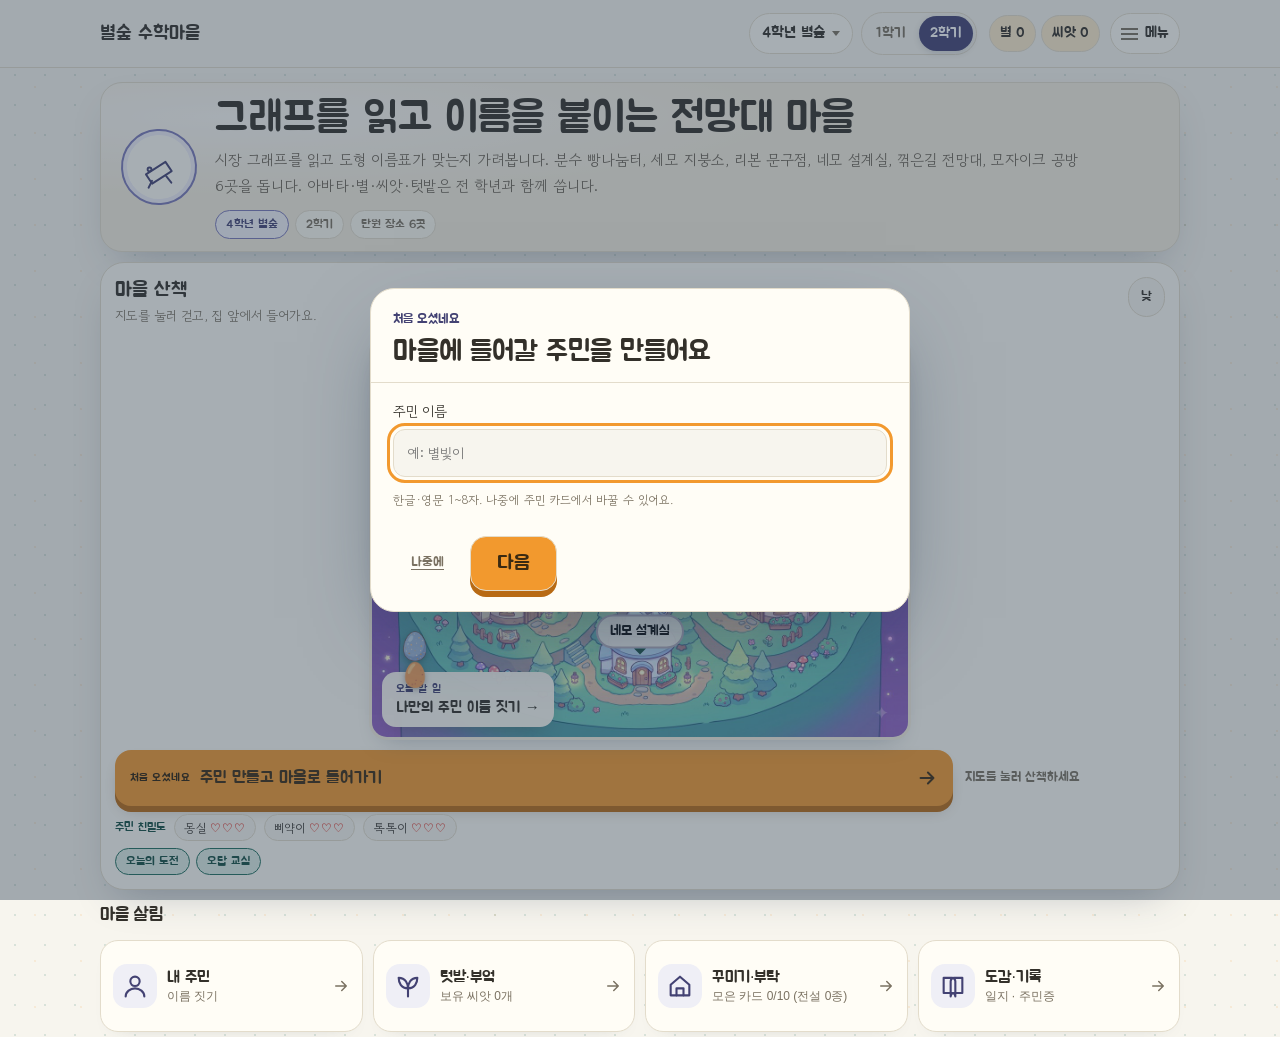
<file: grade4/index.html>
<!doctype html>
<html lang="ko">
<head>
<meta charset="utf-8">
<meta name="viewport" content="width=device-width, initial-scale=1, viewport-fit=cover">
<title>4학년 별숲 마을 · 별숲 수학마을</title>
<meta name="description" content="4학년 별숲 마을 산책과 분수·도형·소수·꺾은선그래프 풀이, 텃밭과 꾸미기, 일지와 기록을 담은 마을형 수학 페이지입니다.">
<link rel="preconnect" href="https://fonts.googleapis.com">
<link rel="stylesheet" href="https://fonts.googleapis.com/css2?family=Jua&family=Gowun+Dodum&display=swap">
<link rel="manifest" href="../manifest.json">
<meta name="theme-color" content="#1F6E5C">
<link rel="apple-touch-icon" href="../assets/img/icon-192.png">
<link rel="stylesheet" href="../assets/css/styles.css?v=37">
<link rel="stylesheet" href="../assets/css/g3.css?v=34">
<link rel="stylesheet" href="../assets/css/village.css?v=1">
<meta name="starforest-grade" content="g4">
<meta name="g3" content="2d">
</head>
<body data-village data-grade="g4">
<a class="skip" href="#village">마을로 바로가기</a>
<header class="bar village-bar">
  <div class="wrap village-bar-in">
    <a class="logo" href="../index.html">별숲 수학마을</a>
    <div class="village-bar-tools">
      <details class="village-grade-menu">
        <summary class="village-grade-summary"><span class="village-grade-label" id="villageGradeLabel">4학년 별숲</span><span class="village-chev" aria-hidden="true"></span></summary>
        <div class="village-grade-panel">
          <p class="village-panel-title">학년 마을</p>
          <div class="village-grade-links" id="villageGradeLinks">
<a data-grade-link href="../lower/index.html?grade=1">1학년 새싹숲</a>
<a data-grade-link href="../lower/index.html?grade=2">2학년 새싹숲</a>
<a data-grade-link href="../grade3/index.html">3학년 별숲</a>
<a data-grade-link href="../grade4/index.html">4학년 별숲</a>
<a data-grade-link href="../grade5/index.html">5학년 별숲</a>
<a data-grade-link href="../grade6/index.html">6학년 별숲</a>
          </div>
          <p class="village-panel-note">학기는 오른쪽 단추에서 바꿀 수 있어요.</p>
        </div>
      </details>
      <div class="village-sem" id="semSwitchSlot" role="group" aria-label="학기 선택"></div>
    </div>
    <span class="purse"><span id="starCount">별 0</span><span id="seedTop">씨앗 0</span></span>
    <details class="village-menu">
      <summary aria-label="마을 메뉴"><span class="village-menu-icon" aria-hidden="true"></span>메뉴</summary>
      <div class="village-menu-panel">
        <p class="village-panel-title">마을 메뉴</p>
        <a class="village-menu-item" href="../index.html">마을 입구로</a>
        <a class="village-menu-item" href="../index.html#teacher">선생님 안내</a>
        <button class="village-menu-item" id="villageInstallBtn" type="button">앱으로 설치</button>
        <div class="village-menu-settings" id="villageSettingsSlot"></div>
      </div>
    </details>
  </div>
</header>
<main class="wrap">
<section class="g3head village-sign" aria-labelledby="villageTitle">
  <span class="village-seal" aria-hidden="true"><svg viewBox="0 0 48 48" aria-hidden="true"><path d="M10 31l21-12 6 10-21 12z"/><path d="M16 38l-4 7M31 34l5 7"/><circle cx="14" cy="26" r="2"/></svg></span>
  <div class="village-sign-copy">
    <h1 id="villageTitle">그래프를 읽고 이름을 붙이는 전망대 마을</h1>
    <p class="lead">시장 그래프를 읽고 도형 이름표가 맞는지 가려봅니다. 분수 빵나눔터, 세모 지붕소, 리본 문구점, 네모 설계실, 꺾은길 전망대, 모자이크 공방 6곳을 돕니다. 아바타·별·씨앗·텃밭은 전 학년과 함께 씁니다.</p>
    <div class="village-sign-chips" id="villageSignChips"></div>
  </div>
</section>
<section id="village" class="card village-map-card" data-zone="walk" aria-labelledby="villageMapTitle">
  <div class="village-map-head">
    <div><h2 id="villageMapTitle">마을 산책</h2><p class="hint">지도를 눌러 걷고, 집 앞에서 들어가요.</p></div>
    <button class="village-time-chip" id="villageTimeChip" type="button" aria-expanded="false">낮</button>
  </div>
  <div class="village-map-stage">
    <div class="village-map-viewport"><div id="mapwrap"><img id="mapimg" src="../assets/img/flow/town-g4.jpg" alt="그래프 전망대 마을 풍경"></div></div>
    <div class="pad dpad" aria-label="이동 조이스틱">
      <button data-move="up" class="d-up" aria-label="위로 이동">▲<small>위</small></button>
      <button data-move="left" class="d-left" aria-label="왼쪽으로 이동">◀<small>왼쪽</small></button>
      <button data-move="down" class="d-down" aria-label="아래로 이동">▼<small>아래</small></button>
      <button data-move="right" class="d-right" aria-label="오른쪽으로 이동">▶<small>오른쪽</small></button>
    </div>
    <div class="village-primary-bar">
      <button class="village-primary btn-pulse" id="villagePrimary" type="button"><span class="village-primary-kicker" id="villagePrimaryKicker">오늘의 길</span><span class="village-primary-text" id="villagePrimaryText">오늘 할 일을 준비하는 중…</span><svg class="village-primary-arrow" viewBox="0 0 24 24" aria-hidden="true"><path d="M5 12h14M13 6l6 6-6 6"/></svg></button>
      <span class="village-near" id="nearLabel">지도를 눌러 산책하세요</span>
    </div>
    <div class="hud village-hud">
      <button id="enterBtn" class="go" type="button" hidden>들어가기</button>
      <button class="mini-act" type="button" data-open-daily="1">오늘의 도전</button>
      <button class="mini-act" type="button" data-open-wrong="1">오답 교실</button>
    </div>

  </div>
</section>
<h2 class="village-hub-title" id="villageHubTitle">마을 살림</h2>
<nav class="village-hub" id="villageHub" aria-labelledby="villageHubTitle">
<button class="hub-tile" type="button" data-hub="avatar">
  <span class="hub-art" aria-hidden="true"><svg viewBox="0 0 24 24" aria-hidden="true"><circle cx="12" cy="8" r="4"/><path d="M4 21c0-4 4-7 8-7s8 3 8 7"/></svg></span>
  <span class="hub-copy"><b>내 주민</b><small id="hubAvatarStatus">이름 짓기</small></span>
  <svg class="hub-arrow" viewBox="0 0 24 24" aria-hidden="true"><path d="M5 12h14M13 6l6 6-6 6"/></svg>
</button><button class="hub-tile" type="button" data-hub="farm">
  <span class="hub-art" aria-hidden="true"><svg viewBox="0 0 24 24" aria-hidden="true"><path d="M12 21v-9"/><path d="M12 14C6 14 4 9 4 5c6 0 8 5 8 9Z"/><path d="M12 14c6 0 8-5 8-9-6 0-8 5-8 9Z"/></svg></span>
  <span class="hub-copy"><b>텃밭·부엌</b><small id="hubFarmStatus">씨앗 0</small></span>
  <svg class="hub-arrow" viewBox="0 0 24 24" aria-hidden="true"><path d="M5 12h14M13 6l6 6-6 6"/></svg>
</button><button class="hub-tile" type="button" data-hub="quest">
  <span class="hub-art" aria-hidden="true"><svg viewBox="0 0 24 24" aria-hidden="true"><path d="M4 11l8-7 8 7v9H4z"/><path d="M9 20v-6h6v6"/></svg></span>
  <span class="hub-copy"><b>꾸미기·부탁</b><small id="hubQuestStatus">도감 0/10</small></span>
  <svg class="hub-arrow" viewBox="0 0 24 24" aria-hidden="true"><path d="M5 12h14M13 6l6 6-6 6"/></svg>
</button><button class="hub-tile" type="button" data-hub="note">
  <span class="hub-art" aria-hidden="true"><svg viewBox="0 0 24 24" aria-hidden="true"><path d="M4 5h7a3 3 0 0 1 3 3v13a3 3 0 0 0-3-3H4Z"/><path d="M20 5h-7a3 3 0 0 0-3 3v13a3 3 0 0 1 3-3h7Z"/></svg></span>
  <span class="hub-copy"><b>도감·기록</b><small id="hubNoteStatus">일지 · 주민증</small></span>
  <svg class="hub-arrow" viewBox="0 0 24 24" aria-hidden="true"><path d="M5 12h14M13 6l6 6-6 6"/></svg>
</button>
</nav>
<div class="village-group-bar" id="villageGroupBar" hidden>
  <b id="villageGroupLabel">마을 살림</b>
  <button class="village-back" id="villageBack" type="button">지도로</button>
</div>
<nav id="zoneBar" class="zonebar" aria-label="구역 바로가기">
<button type="button" data-zone="all" class="sel">전체 보기</button><button type="button" data-zone="avatar">👗 옷장·뽑기</button><button type="button" data-zone="walk">🗺️ 마을 산책</button><button type="button" data-zone="farm">🌱 텃밭·놀이</button><button type="button" data-zone="quest">🏡 꾸미기·부탁</button><button type="button" data-zone="note">🪪 도감·주민증</button>
</nav>
<section id="avatar" class="card village-deep" data-village-group="avatar" data-zone="avatar">
<h2>나만의 주민 만들기</h2>
<div class="avgrid">
<div class="avstage" aria-label="주민 미리보기">
  <svg id="avatarSvg" viewBox="0 0 200 250" role="img" aria-label="기본 아바타 몸통"></svg>
  <span id="shoePair"><img id="shoeL" src="../assets/img/flow/parts/shoe-sneakers.png" alt="왼쪽 신발"><img id="shoeR" src="../assets/img/flow/parts/shoe-sneakers.png" alt="오른쪽 신발"></span>
  <img id="botImg" src="../assets/img/flow/parts/bot-jeans.png" alt="선택한 하의">
  <img id="topImg" src="../assets/img/flow/parts/top-stripe.png" alt="선택한 상의">
  <img id="hairImg" src="../assets/img/flow/parts/hair-long.png" alt="선택한 머리 모양">
  <svg id="faceOverlaySvg" viewBox="0 0 200 250" aria-hidden="true"></svg>
  <img id="accImg" src="../assets/img/flow/parts/glass-star.png" alt="선택한 장식">
  <img id="hatImg" src="../assets/img/flow/parts/hat-cap.png" alt="선택한 모자">
</div>
<form id="avatarForm">
<div class="av-toprow">
  <label class="av-namelabel">이름<input id="avName" maxlength="8" placeholder="예: 별빛이"></label>
  <button class="play-btn av-submit" type="submit">마을로 나가기</button>
</div>
<div id="pickTabs" role="tablist" aria-label="꾸미기 항목">
<button type="button" data-ptab="hair" class="sel">머리</button><button type="button" data-ptab="face">표정</button><button type="button" data-ptab="top">상의</button><button type="button" data-ptab="bottom">하의</button><button type="button" data-ptab="shoe">신발</button><button type="button" data-ptab="hat">모자</button><button type="button" data-ptab="acc">장식</button>
</div>
<div id="pickGrid"></div>
</form>
</div>
</section>
<section id="gachaSec" class="card village-deep" data-village-group="avatar" data-zone="avatar">
<h2>황금 세트 뽑기</h2>
<p class="hint">별을 모아 한정 세트 조각을 뽑아 보세요. 뽑은 조각은 아바타 옷장에서 입을 수 있습니다.</p>
<div id="gachaBox"></div>
</section>

<section id="farm" class="card village-deep" data-village-group="farm" data-zone="farm">
<h2>씨앗 텃밭</h2>
<p class="hint">차시를 끝내면 씨앗을 받습니다. 심고 물을 주면 별로 자랍니다.</p>
<p id="seedCount"></p>
<div id="farmPlots" class="plots"></div>
</section>
<section id="playSec" class="card village-deep" data-village-group="farm" data-zone="farm">
<h2>마을 부엌 · 장터 · 강가 · 화단 · 감별실 놀이</h2>
<p class="hint">거둔 작물의 무게를 재어 장터에 팔거나 요리해 선물하고, 강가 채집과 꽃 배합·모눈 그림 감별 놀이를 즐겨 보세요.</p>
<div id="marketBox"></div>
<div id="riverBox"></div>
<div id="flowerBox"></div>
<div id="gridBox"></div>
</section>
<section id="deco" class="card village-deep" data-village-group="quest" data-zone="quest">
<h2>우리 집 꾸미기</h2>
<div id="decoBox"></div>
</section>
<section id="quests" class="card village-deep" data-village-group="quest" data-zone="quest">
<h2>주민 부탁</h2>
<p class="hint">부탁을 해결하면 카드와 씨앗, 별을 받습니다.</p>
<div id="questList" class="quests"></div>
</section>
<section id="collect" class="card village-deep" data-village-group="quest" data-zone="quest">
<h2>수집 도감</h2>
<p class="hint" id="cardCount">모은 카드 0/10</p>
<div id="cardBox" class="cards2"></div>
</section>
<section id="note" class="card village-deep" data-village-group="note" data-zone="note">
<h2>일지 · 지도 · 기록 · 주민증</h2>
<div class="tabs"><button data-tab="journalPane" class="sel">일지</button><button data-tab="mapPane">지도</button><button data-tab="recordPane">기록</button><button data-tab="reportPane">주민증·이어하기</button></div>
<div id="journalPane" class="panel on"><div id="journalList"></div></div>
<div id="mapPane" class="panel"><div id="villageMap" class="mapgrid"></div></div>
<div id="recordPane" class="panel"><div id="recordBox" class="recs"></div></div>
<div id="reportPane" class="panel"><div id="reportBox"></div></div>
</section>
</main>
<div id="dlg" aria-label="단원 집 대화"><div class="dlgbox">
<button id="dlgClose">닫기</button>
<div class="npcwrap"><img id="npcImg" src="../assets/img/flow/parts/npc-mong.png" alt="주민 그림"><p id="npcText" class="npc"></p><div class="dlg-avwrap"><div id="dlgAvatar" role="img" aria-label="내 아바타"></div><small id="dlgAvName"></small></div></div>
<div id="dlgBody"></div>
</div></div>
<div id="toast" role="status" aria-live="polite"></div>
<button id="historyBtn" type="button">업데이트 내역</button>
<script src="../assets/js/g3-store.js?v=36"></script>
<script src="../assets/js/g3-tune.js?v=34"></script>
<script src="../assets/js/g3-pet.js?v=34"></script>
<script src="../assets/js/g3-friend.js?v=34"></script>
<script src="../assets/js/g4-data.js?v=34"></script>
<script src="../assets/js/g4-s1-data.js?v=37"></script>
<script src="../assets/js/g3-sem.js?v=42"></script>
<script src="../assets/js/g3-tags.js?v=34"></script>
<script src="../assets/js/g3-understand.js?v=34"></script>
<script src="../assets/js/g-visuals-extra.js?v=34"></script>
<script src="../assets/js/g3-visuals.js?v=34"></script>
<script src="../assets/js/g3-pad.js?v=36"></script>
<script src="../assets/js/g3-ui.js?v=35"></script>
<script src="../assets/js/g3-history.js?v=35"></script>
<script src="../assets/js/g3-avatar.js?v=35"></script>
<script src="../assets/js/g3-farm.js?v=34"></script>
<script src="../assets/js/g3-play.js?v=34"></script>
<script src="../assets/js/g3-deco.js?v=34"></script>
<script src="../assets/js/g3-journal.js?v=34"></script>
<script src="../assets/js/g3-report.js?v=34"></script>
<script src="../assets/js/g3-dialog.js?v=34"></script>
<script src="../assets/js/g3-map.js?v=35"></script>
<script src="../assets/js/g3-quests.js?v=34"></script>
<script src="../assets/js/g3-collect.js?v=34"></script>
<script src="../assets/js/g3-gacha.js?v=34"></script>
<script src="../assets/js/g3-relay.js?v=34"></script>
<script src="../assets/js/g3-sheet.js?v=34"></script>
<script src="../assets/js/g3-slots.js?v=34"></script>
<script src="../assets/js/g3-boot.js?v=35"></script>
<script src="../assets/js/village-shell.js?v=1"></script>
<script src="../assets/js/pwa.js?v=3"></script>
</body>
</html>
</file>
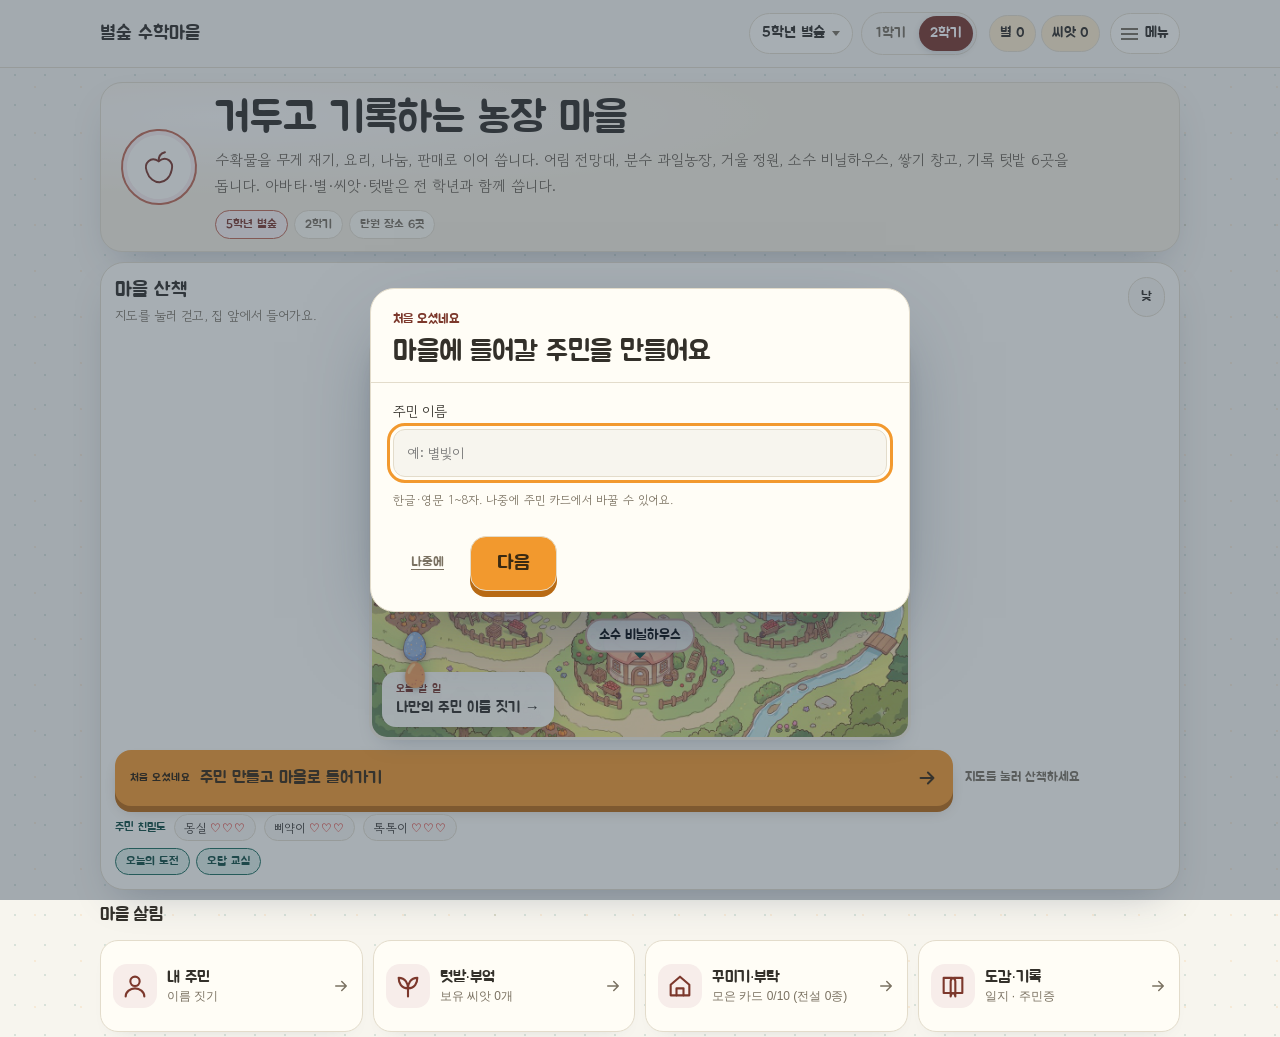
<file: grade5/index.html>
<!doctype html>
<html lang="ko">
<head>
<meta charset="utf-8">
<meta name="viewport" content="width=device-width, initial-scale=1, viewport-fit=cover">
<title>5학년 별숲 마을 · 별숲 수학마을</title>
<meta name="description" content="5학년 별숲 마을 산책과 어림·분수곱·대칭·소수곱·직육면체·평균 풀이, 텃밭과 꾸미기, 일지와 기록을 담은 마을형 수학 페이지입니다.">
<link rel="preconnect" href="https://fonts.googleapis.com">
<link rel="stylesheet" href="https://fonts.googleapis.com/css2?family=Jua&family=Gowun+Dodum&display=swap">
<link rel="manifest" href="../manifest.json">
<meta name="theme-color" content="#1F6E5C">
<link rel="apple-touch-icon" href="../assets/img/icon-192.png">
<link rel="stylesheet" href="../assets/css/styles.css?v=37">
<link rel="stylesheet" href="../assets/css/g3.css?v=34">
<link rel="stylesheet" href="../assets/css/village.css?v=1">
<meta name="starforest-grade" content="g5">
<meta name="g3" content="2d">
</head>
<body data-village data-grade="g5">
<a class="skip" href="#village">마을로 바로가기</a>
<header class="bar village-bar">
  <div class="wrap village-bar-in">
    <a class="logo" href="../index.html">별숲 수학마을</a>
    <div class="village-bar-tools">
      <details class="village-grade-menu">
        <summary class="village-grade-summary"><span class="village-grade-label" id="villageGradeLabel">5학년 별숲</span><span class="village-chev" aria-hidden="true"></span></summary>
        <div class="village-grade-panel">
          <p class="village-panel-title">학년 마을</p>
          <div class="village-grade-links" id="villageGradeLinks">
<a data-grade-link href="../lower/index.html?grade=1">1학년 새싹숲</a>
<a data-grade-link href="../lower/index.html?grade=2">2학년 새싹숲</a>
<a data-grade-link href="../grade3/index.html">3학년 별숲</a>
<a data-grade-link href="../grade4/index.html">4학년 별숲</a>
<a data-grade-link href="../grade5/index.html">5학년 별숲</a>
<a data-grade-link href="../grade6/index.html">6학년 별숲</a>
          </div>
          <p class="village-panel-note">학기는 오른쪽 단추에서 바꿀 수 있어요.</p>
        </div>
      </details>
      <div class="village-sem" id="semSwitchSlot" role="group" aria-label="학기 선택"></div>
    </div>
    <span class="purse"><span id="starCount">별 0</span><span id="seedTop">씨앗 0</span></span>
    <details class="village-menu">
      <summary aria-label="마을 메뉴"><span class="village-menu-icon" aria-hidden="true"></span>메뉴</summary>
      <div class="village-menu-panel">
        <p class="village-panel-title">마을 메뉴</p>
        <a class="village-menu-item" href="../index.html">마을 입구로</a>
        <a class="village-menu-item" href="../index.html#teacher">선생님 안내</a>
        <button class="village-menu-item" id="villageInstallBtn" type="button">앱으로 설치</button>
        <div class="village-menu-settings" id="villageSettingsSlot"></div>
      </div>
    </details>
  </div>
</header>
<main class="wrap">
<section class="g3head village-sign" aria-labelledby="villageTitle">
  <span class="village-seal" aria-hidden="true"><svg viewBox="0 0 48 48" aria-hidden="true"><path d="M24 18c-8-6-16 1-13 10 2 8 8 12 13 12s11-4 13-12c3-9-5-16-13-10Z"/><path d="M24 18c0-5 2-8 7-9"/></svg></span>
  <div class="village-sign-copy">
    <h1 id="villageTitle">거두고 기록하는 농장 마을</h1>
    <p class="lead">수확물을 무게 재기, 요리, 나눔, 판매로 이어 씁니다. 어림 전망대, 분수 과일농장, 거울 정원, 소수 비닐하우스, 쌓기 창고, 기록 텃밭 6곳을 돕니다. 아바타·별·씨앗·텃밭은 전 학년과 함께 씁니다.</p>
    <div class="village-sign-chips" id="villageSignChips"></div>
  </div>
</section>
<section id="village" class="card village-map-card" data-zone="walk" aria-labelledby="villageMapTitle">
  <div class="village-map-head">
    <div><h2 id="villageMapTitle">마을 산책</h2><p class="hint">지도를 눌러 걷고, 집 앞에서 들어가요.</p></div>
    <button class="village-time-chip" id="villageTimeChip" type="button" aria-expanded="false">낮</button>
  </div>
  <div class="village-map-stage">
    <div class="village-map-viewport"><div id="mapwrap"><img id="mapimg" src="../assets/img/flow/town-g5.jpg" alt="5학년 농장 마을 풍경"></div></div>
    <div class="pad dpad" aria-label="이동 조이스틱">
      <button data-move="up" class="d-up" aria-label="위로 이동">▲<small>위</small></button>
      <button data-move="left" class="d-left" aria-label="왼쪽으로 이동">◀<small>왼쪽</small></button>
      <button data-move="down" class="d-down" aria-label="아래로 이동">▼<small>아래</small></button>
      <button data-move="right" class="d-right" aria-label="오른쪽으로 이동">▶<small>오른쪽</small></button>
    </div>
    <div class="village-primary-bar">
      <button class="village-primary btn-pulse" id="villagePrimary" type="button"><span class="village-primary-kicker" id="villagePrimaryKicker">오늘의 길</span><span class="village-primary-text" id="villagePrimaryText">오늘 할 일을 준비하는 중…</span><svg class="village-primary-arrow" viewBox="0 0 24 24" aria-hidden="true"><path d="M5 12h14M13 6l6 6-6 6"/></svg></button>
      <span class="village-near" id="nearLabel">지도를 눌러 산책하세요</span>
    </div>
    <div class="hud village-hud">
      <button id="enterBtn" class="go" type="button" hidden>들어가기</button>
      <button class="mini-act" type="button" data-open-daily="1">오늘의 도전</button>
      <button class="mini-act" type="button" data-open-wrong="1">오답 교실</button>
    </div>

  </div>
</section>
<h2 class="village-hub-title" id="villageHubTitle">마을 살림</h2>
<nav class="village-hub" id="villageHub" aria-labelledby="villageHubTitle">
<button class="hub-tile" type="button" data-hub="avatar">
  <span class="hub-art" aria-hidden="true"><svg viewBox="0 0 24 24" aria-hidden="true"><circle cx="12" cy="8" r="4"/><path d="M4 21c0-4 4-7 8-7s8 3 8 7"/></svg></span>
  <span class="hub-copy"><b>내 주민</b><small id="hubAvatarStatus">이름 짓기</small></span>
  <svg class="hub-arrow" viewBox="0 0 24 24" aria-hidden="true"><path d="M5 12h14M13 6l6 6-6 6"/></svg>
</button><button class="hub-tile" type="button" data-hub="farm">
  <span class="hub-art" aria-hidden="true"><svg viewBox="0 0 24 24" aria-hidden="true"><path d="M12 21v-9"/><path d="M12 14C6 14 4 9 4 5c6 0 8 5 8 9Z"/><path d="M12 14c6 0 8-5 8-9-6 0-8 5-8 9Z"/></svg></span>
  <span class="hub-copy"><b>텃밭·부엌</b><small id="hubFarmStatus">씨앗 0</small></span>
  <svg class="hub-arrow" viewBox="0 0 24 24" aria-hidden="true"><path d="M5 12h14M13 6l6 6-6 6"/></svg>
</button><button class="hub-tile" type="button" data-hub="quest">
  <span class="hub-art" aria-hidden="true"><svg viewBox="0 0 24 24" aria-hidden="true"><path d="M4 11l8-7 8 7v9H4z"/><path d="M9 20v-6h6v6"/></svg></span>
  <span class="hub-copy"><b>꾸미기·부탁</b><small id="hubQuestStatus">도감 0/10</small></span>
  <svg class="hub-arrow" viewBox="0 0 24 24" aria-hidden="true"><path d="M5 12h14M13 6l6 6-6 6"/></svg>
</button><button class="hub-tile" type="button" data-hub="note">
  <span class="hub-art" aria-hidden="true"><svg viewBox="0 0 24 24" aria-hidden="true"><path d="M4 5h7a3 3 0 0 1 3 3v13a3 3 0 0 0-3-3H4Z"/><path d="M20 5h-7a3 3 0 0 0-3 3v13a3 3 0 0 1 3-3h7Z"/></svg></span>
  <span class="hub-copy"><b>도감·기록</b><small id="hubNoteStatus">일지 · 주민증</small></span>
  <svg class="hub-arrow" viewBox="0 0 24 24" aria-hidden="true"><path d="M5 12h14M13 6l6 6-6 6"/></svg>
</button>
</nav>
<div class="village-group-bar" id="villageGroupBar" hidden>
  <b id="villageGroupLabel">마을 살림</b>
  <button class="village-back" id="villageBack" type="button">지도로</button>
</div>
<nav id="zoneBar" class="zonebar" aria-label="구역 바로가기">
<button type="button" data-zone="all" class="sel">전체 보기</button><button type="button" data-zone="avatar">👗 옷장·뽑기</button><button type="button" data-zone="walk">🗺️ 마을 산책</button><button type="button" data-zone="farm">🌱 텃밭·놀이</button><button type="button" data-zone="quest">🏡 꾸미기·부탁</button><button type="button" data-zone="note">🪪 도감·주민증</button>
</nav>
<section id="avatar" class="card village-deep" data-village-group="avatar" data-zone="avatar">
<h2>나만의 주민 만들기</h2>
<div class="avgrid">
<div class="avstage" aria-label="주민 미리보기">
  <svg id="avatarSvg" viewBox="0 0 200 250" role="img" aria-label="기본 아바타 몸통"></svg>
  <span id="shoePair"><img id="shoeL" src="../assets/img/flow/parts/shoe-sneakers.png" alt="왼쪽 신발"><img id="shoeR" src="../assets/img/flow/parts/shoe-sneakers.png" alt="오른쪽 신발"></span>
  <img id="botImg" src="../assets/img/flow/parts/bot-jeans.png" alt="선택한 하의">
  <img id="topImg" src="../assets/img/flow/parts/top-stripe.png" alt="선택한 상의">
  <img id="hairImg" src="../assets/img/flow/parts/hair-long.png" alt="선택한 머리 모양">
  <svg id="faceOverlaySvg" viewBox="0 0 200 250" aria-hidden="true"></svg>
  <img id="accImg" src="../assets/img/flow/parts/glass-star.png" alt="선택한 장식">
  <img id="hatImg" src="../assets/img/flow/parts/hat-cap.png" alt="선택한 모자">
</div>
<form id="avatarForm">
<div class="av-toprow">
  <label class="av-namelabel">이름<input id="avName" maxlength="8" placeholder="예: 별빛이"></label>
  <button class="play-btn av-submit" type="submit">마을로 나가기</button>
</div>
<div id="pickTabs" role="tablist" aria-label="꾸미기 항목">
<button type="button" data-ptab="hair" class="sel">머리</button><button type="button" data-ptab="face">표정</button><button type="button" data-ptab="top">상의</button><button type="button" data-ptab="bottom">하의</button><button type="button" data-ptab="shoe">신발</button><button type="button" data-ptab="hat">모자</button><button type="button" data-ptab="acc">장식</button>
</div>
<div id="pickGrid"></div>
</form>
</div>
</section>
<section id="gachaSec" class="card village-deep" data-village-group="avatar" data-zone="avatar">
<h2>황금 세트 뽑기</h2>
<p class="hint">별을 모아 한정 세트 조각을 뽑아 보세요. 뽑은 조각은 아바타 옷장에서 입을 수 있습니다.</p>
<div id="gachaBox"></div>
</section>

<section id="farm" class="card village-deep" data-village-group="farm" data-zone="farm">
<h2>씨앗 텃밭</h2>
<p class="hint">차시를 끝내면 씨앗을 받습니다. 심고 물을 주면 별로 자랍니다.</p>
<p id="seedCount"></p>
<div id="farmPlots" class="plots"></div>
</section>
<section id="playSec" class="card village-deep" data-village-group="farm" data-zone="farm">
<h2>마을 부엌 · 장터 · 강가 · 화단 · 감별실 놀이</h2>
<p class="hint">거둔 작물의 무게를 재어 장터에 팔거나 요리해 선물하고, 강가 채집과 꽃 배합·모눈 그림 감별 놀이를 즐겨 보세요.</p>
<div id="marketBox"></div>
<div id="riverBox"></div>
<div id="flowerBox"></div>
<div id="gridBox"></div>
</section>
<section id="deco" class="card village-deep" data-village-group="quest" data-zone="quest">
<h2>우리 집 꾸미기</h2>
<div id="decoBox"></div>
</section>
<section id="quests" class="card village-deep" data-village-group="quest" data-zone="quest">
<h2>주민 부탁</h2>
<p class="hint">부탁을 해결하면 카드와 씨앗, 별을 받습니다.</p>
<div id="questList" class="quests"></div>
</section>
<section id="collect" class="card village-deep" data-village-group="quest" data-zone="quest">
<h2>수집 도감</h2>
<p class="hint" id="cardCount">모은 카드 0/10</p>
<div id="cardBox" class="cards2"></div>
</section>
<section id="note" class="card village-deep" data-village-group="note" data-zone="note">
<h2>일지 · 지도 · 기록 · 주민증</h2>
<div class="tabs"><button data-tab="journalPane" class="sel">일지</button><button data-tab="mapPane">지도</button><button data-tab="recordPane">기록</button><button data-tab="reportPane">주민증·이어하기</button></div>
<div id="journalPane" class="panel on"><div id="journalList"></div></div>
<div id="mapPane" class="panel"><div id="villageMap" class="mapgrid"></div></div>
<div id="recordPane" class="panel"><div id="recordBox" class="recs"></div></div>
<div id="reportPane" class="panel"><div id="reportBox"></div></div>
</section>
</main>
<div id="dlg" aria-label="단원 집 대화"><div class="dlgbox">
<button id="dlgClose">닫기</button>
<div class="npcwrap"><img id="npcImg" src="../assets/img/flow/parts/npc-mong.png" alt="주민 그림"><p id="npcText" class="npc"></p><div class="dlg-avwrap"><div id="dlgAvatar" role="img" aria-label="내 아바타"></div><small id="dlgAvName"></small></div></div>
<div id="dlgBody"></div>
</div></div>
<div id="toast" role="status" aria-live="polite"></div>
<button id="historyBtn" type="button">업데이트 내역</button>
<script src="../assets/js/g3-store.js?v=36"></script>
<script src="../assets/js/g3-tune.js?v=34"></script>
<script src="../assets/js/g3-pet.js?v=34"></script>
<script src="../assets/js/g3-friend.js?v=34"></script>
<script src="../assets/js/g5-data.js?v=34"></script>
<script src="../assets/js/g5-s1-data.js?v=37"></script>
<script src="../assets/js/g3-sem.js?v=42"></script>
<script src="../assets/js/g3-tags.js?v=34"></script>
<script src="../assets/js/g3-understand.js?v=34"></script>
<script src="../assets/js/g-visuals-extra.js?v=34"></script>
<script src="../assets/js/g3-visuals.js?v=34"></script>
<script src="../assets/js/g3-pad.js?v=36"></script>
<script src="../assets/js/g3-ui.js?v=35"></script>
<script src="../assets/js/g3-history.js?v=35"></script>
<script src="../assets/js/g3-avatar.js?v=35"></script>
<script src="../assets/js/g3-farm.js?v=34"></script>
<script src="../assets/js/g3-play.js?v=34"></script>
<script src="../assets/js/g3-deco.js?v=34"></script>
<script src="../assets/js/g3-journal.js?v=34"></script>
<script src="../assets/js/g3-report.js?v=34"></script>
<script src="../assets/js/g3-dialog.js?v=34"></script>
<script src="../assets/js/g3-map.js?v=35"></script>
<script src="../assets/js/g3-quests.js?v=34"></script>
<script src="../assets/js/g3-collect.js?v=34"></script>
<script src="../assets/js/g3-gacha.js?v=34"></script>
<script src="../assets/js/g3-relay.js?v=34"></script>
<script src="../assets/js/g3-sheet.js?v=34"></script>
<script src="../assets/js/g3-slots.js?v=34"></script>
<script src="../assets/js/g3-boot.js?v=35"></script>
<script src="../assets/js/village-shell.js?v=1"></script>
<script src="../assets/js/pwa.js?v=3"></script>
</body>
</html>
</file>
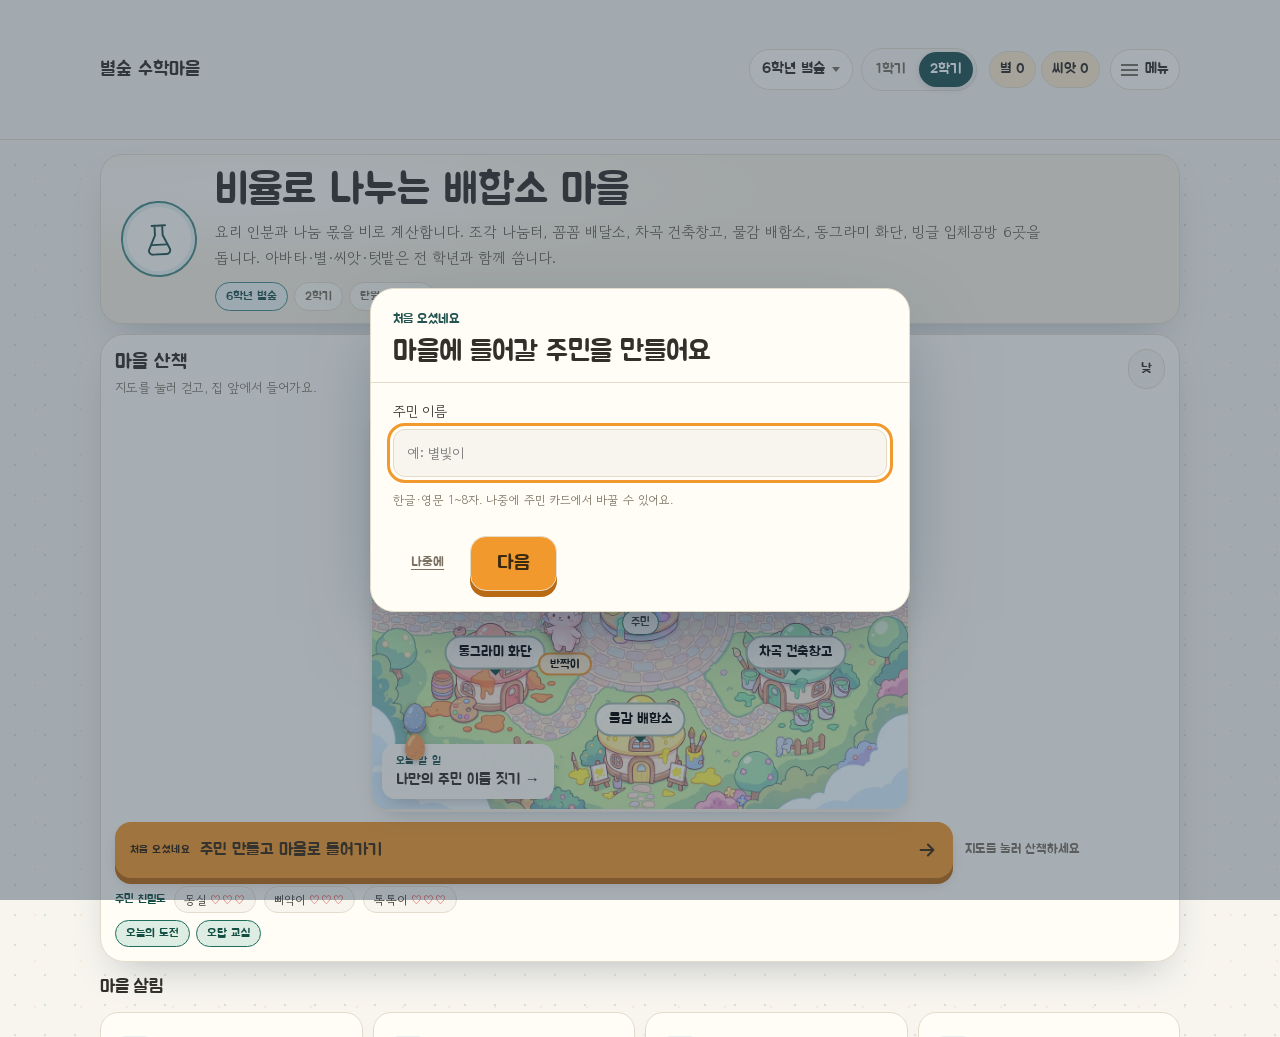
<file: grade6/index.html>
<!doctype html>
<html lang="ko">
<head>
<meta charset="utf-8">
<meta name="viewport" content="width=device-width, initial-scale=1, viewport-fit=cover">
<title>6학년 별숲 마을 · 별숲 수학마을</title>
<meta name="description" content="6학년 별숲 마을 산책과 분수나눗·소수나눗·쌓기·비례·원넓이·입체 풀이, 텃밭과 꾸미기, 일지와 기록을 담은 마을형 수학 페이지입니다.">
<link rel="preconnect" href="https://fonts.googleapis.com">
<link rel="stylesheet" href="https://fonts.googleapis.com/css2?family=Jua&family=Gowun+Dodum&display=swap">
<link rel="manifest" href="../manifest.json">
<meta name="theme-color" content="#1F6E5C">
<link rel="apple-touch-icon" href="../assets/img/icon-192.png">
<link rel="stylesheet" href="../assets/css/styles.css?v=37">
<link rel="stylesheet" href="../assets/css/g3.css?v=34">
<link rel="stylesheet" href="../assets/css/village.css?v=1">
<meta name="starforest-grade" content="g6">
<meta name="g3" content="2d">
</head>
<body data-village data-grade="g6">
<a class="skip" href="#village">마을로 바로가기</a>
<header class="bar village-bar">
  <div class="wrap village-bar-in">
    <a class="logo" href="../index.html">별숲 수학마을</a>
    <div class="village-bar-tools">
      <details class="village-grade-menu">
        <summary class="village-grade-summary"><span class="village-grade-label" id="villageGradeLabel">6학년 별숲</span><span class="village-chev" aria-hidden="true"></span></summary>
        <div class="village-grade-panel">
          <p class="village-panel-title">학년 마을</p>
          <div class="village-grade-links" id="villageGradeLinks">
<a data-grade-link href="../lower/index.html?grade=1">1학년 새싹숲</a>
<a data-grade-link href="../lower/index.html?grade=2">2학년 새싹숲</a>
<a data-grade-link href="../grade3/index.html">3학년 별숲</a>
<a data-grade-link href="../grade4/index.html">4학년 별숲</a>
<a data-grade-link href="../grade5/index.html">5학년 별숲</a>
<a data-grade-link href="../grade6/index.html">6학년 별숲</a>
          </div>
          <p class="village-panel-note">학기는 오른쪽 단추에서 바꿀 수 있어요.</p>
        </div>
      </details>
      <div class="village-sem" id="semSwitchSlot" role="group" aria-label="학기 선택"></div>
    </div>
    <span class="purse"><span id="starCount">별 0</span><span id="seedTop">씨앗 0</span></span>
    <details class="village-menu">
      <summary aria-label="마을 메뉴"><span class="village-menu-icon" aria-hidden="true"></span>메뉴</summary>
      <div class="village-menu-panel">
        <p class="village-panel-title">마을 메뉴</p>
        <a class="village-menu-item" href="../index.html">마을 입구로</a>
        <a class="village-menu-item" href="../index.html#teacher">선생님 안내</a>
        <button class="village-menu-item" id="villageInstallBtn" type="button">앱으로 설치</button>
        <div class="village-menu-settings" id="villageSettingsSlot"></div>
      </div>
    </details>
  </div>
</header>
<main class="wrap">
<section class="g3head village-sign" aria-labelledby="villageTitle">
  <span class="village-seal" aria-hidden="true"><svg viewBox="0 0 48 48" aria-hidden="true"><path d="M17 10h14M20 10v10L13 35a4 4 0 0 0 4 5h14a4 4 0 0 0 4-5l-7-15V10"/><path d="M16 30h16"/></svg></span>
  <div class="village-sign-copy">
    <h1 id="villageTitle">비율로 나누는 배합소 마을</h1>
    <p class="lead">요리 인분과 나눔 몫을 비로 계산합니다. 조각 나눔터, 꼼꼼 배달소, 차곡 건축창고, 물감 배합소, 동그라미 화단, 빙글 입체공방 6곳을 돕니다. 아바타·별·씨앗·텃밭은 전 학년과 함께 씁니다.</p>
    <div class="village-sign-chips" id="villageSignChips"></div>
  </div>
</section>
<section id="village" class="card village-map-card" data-zone="walk" aria-labelledby="villageMapTitle">
  <div class="village-map-head">
    <div><h2 id="villageMapTitle">마을 산책</h2><p class="hint">지도를 눌러 걷고, 집 앞에서 들어가요.</p></div>
    <button class="village-time-chip" id="villageTimeChip" type="button" aria-expanded="false">낮</button>
  </div>
  <div class="village-map-stage">
    <div class="village-map-viewport"><div id="mapwrap"><img id="mapimg" src="../assets/img/flow/town-g6.jpg" alt="6학년 배합소 마을 풍경"></div></div>
    <div class="pad dpad" aria-label="이동 조이스틱">
      <button data-move="up" class="d-up" aria-label="위로 이동">▲<small>위</small></button>
      <button data-move="left" class="d-left" aria-label="왼쪽으로 이동">◀<small>왼쪽</small></button>
      <button data-move="down" class="d-down" aria-label="아래로 이동">▼<small>아래</small></button>
      <button data-move="right" class="d-right" aria-label="오른쪽으로 이동">▶<small>오른쪽</small></button>
    </div>
    <div class="village-primary-bar">
      <button class="village-primary btn-pulse" id="villagePrimary" type="button"><span class="village-primary-kicker" id="villagePrimaryKicker">오늘의 길</span><span class="village-primary-text" id="villagePrimaryText">오늘 할 일을 준비하는 중…</span><svg class="village-primary-arrow" viewBox="0 0 24 24" aria-hidden="true"><path d="M5 12h14M13 6l6 6-6 6"/></svg></button>
      <span class="village-near" id="nearLabel">지도를 눌러 산책하세요</span>
    </div>
    <div class="hud village-hud">
      <button id="enterBtn" class="go" type="button" hidden>들어가기</button>
      <button class="mini-act" type="button" data-open-daily="1">오늘의 도전</button>
      <button class="mini-act" type="button" data-open-wrong="1">오답 교실</button>
    </div>

  </div>
</section>
<h2 class="village-hub-title" id="villageHubTitle">마을 살림</h2>
<nav class="village-hub" id="villageHub" aria-labelledby="villageHubTitle">
<button class="hub-tile" type="button" data-hub="avatar">
  <span class="hub-art" aria-hidden="true"><svg viewBox="0 0 24 24" aria-hidden="true"><circle cx="12" cy="8" r="4"/><path d="M4 21c0-4 4-7 8-7s8 3 8 7"/></svg></span>
  <span class="hub-copy"><b>내 주민</b><small id="hubAvatarStatus">이름 짓기</small></span>
  <svg class="hub-arrow" viewBox="0 0 24 24" aria-hidden="true"><path d="M5 12h14M13 6l6 6-6 6"/></svg>
</button><button class="hub-tile" type="button" data-hub="farm">
  <span class="hub-art" aria-hidden="true"><svg viewBox="0 0 24 24" aria-hidden="true"><path d="M12 21v-9"/><path d="M12 14C6 14 4 9 4 5c6 0 8 5 8 9Z"/><path d="M12 14c6 0 8-5 8-9-6 0-8 5-8 9Z"/></svg></span>
  <span class="hub-copy"><b>텃밭·부엌</b><small id="hubFarmStatus">씨앗 0</small></span>
  <svg class="hub-arrow" viewBox="0 0 24 24" aria-hidden="true"><path d="M5 12h14M13 6l6 6-6 6"/></svg>
</button><button class="hub-tile" type="button" data-hub="quest">
  <span class="hub-art" aria-hidden="true"><svg viewBox="0 0 24 24" aria-hidden="true"><path d="M4 11l8-7 8 7v9H4z"/><path d="M9 20v-6h6v6"/></svg></span>
  <span class="hub-copy"><b>꾸미기·부탁</b><small id="hubQuestStatus">도감 0/10</small></span>
  <svg class="hub-arrow" viewBox="0 0 24 24" aria-hidden="true"><path d="M5 12h14M13 6l6 6-6 6"/></svg>
</button><button class="hub-tile" type="button" data-hub="note">
  <span class="hub-art" aria-hidden="true"><svg viewBox="0 0 24 24" aria-hidden="true"><path d="M4 5h7a3 3 0 0 1 3 3v13a3 3 0 0 0-3-3H4Z"/><path d="M20 5h-7a3 3 0 0 0-3 3v13a3 3 0 0 1 3-3h7Z"/></svg></span>
  <span class="hub-copy"><b>도감·기록</b><small id="hubNoteStatus">일지 · 주민증</small></span>
  <svg class="hub-arrow" viewBox="0 0 24 24" aria-hidden="true"><path d="M5 12h14M13 6l6 6-6 6"/></svg>
</button>
</nav>
<div class="village-group-bar" id="villageGroupBar" hidden>
  <b id="villageGroupLabel">마을 살림</b>
  <button class="village-back" id="villageBack" type="button">지도로</button>
</div>
<nav id="zoneBar" class="zonebar" aria-label="구역 바로가기">
<button type="button" data-zone="all" class="sel">전체 보기</button><button type="button" data-zone="avatar">👗 옷장·뽑기</button><button type="button" data-zone="walk">🗺️ 마을 산책</button><button type="button" data-zone="farm">🌱 텃밭·놀이</button><button type="button" data-zone="quest">🏡 꾸미기·부탁</button><button type="button" data-zone="note">🪪 도감·주민증</button>
</nav>
<section id="avatar" class="card village-deep" data-village-group="avatar" data-zone="avatar">
<h2>나만의 주민 만들기</h2>
<div class="avgrid">
<div class="avstage" aria-label="주민 미리보기">
  <svg id="avatarSvg" viewBox="0 0 200 250" role="img" aria-label="기본 아바타 몸통"></svg>
  <span id="shoePair"><img id="shoeL" src="../assets/img/flow/parts/shoe-sneakers.png" alt="왼쪽 신발"><img id="shoeR" src="../assets/img/flow/parts/shoe-sneakers.png" alt="오른쪽 신발"></span>
  <img id="botImg" src="../assets/img/flow/parts/bot-jeans.png" alt="선택한 하의">
  <img id="topImg" src="../assets/img/flow/parts/top-stripe.png" alt="선택한 상의">
  <img id="hairImg" src="../assets/img/flow/parts/hair-long.png" alt="선택한 머리 모양">
  <svg id="faceOverlaySvg" viewBox="0 0 200 250" aria-hidden="true"></svg>
  <img id="accImg" src="../assets/img/flow/parts/glass-star.png" alt="선택한 장식">
  <img id="hatImg" src="../assets/img/flow/parts/hat-cap.png" alt="선택한 모자">
</div>
<form id="avatarForm">
<div class="av-toprow">
  <label class="av-namelabel">이름<input id="avName" maxlength="8" placeholder="예: 별빛이"></label>
  <button class="play-btn av-submit" type="submit">마을로 나가기</button>
</div>
<div id="pickTabs" role="tablist" aria-label="꾸미기 항목">
<button type="button" data-ptab="hair" class="sel">머리</button><button type="button" data-ptab="face">표정</button><button type="button" data-ptab="top">상의</button><button type="button" data-ptab="bottom">하의</button><button type="button" data-ptab="shoe">신발</button><button type="button" data-ptab="hat">모자</button><button type="button" data-ptab="acc">장식</button>
</div>
<div id="pickGrid"></div>
</form>
</div>
</section>
<section id="gachaSec" class="card village-deep" data-village-group="avatar" data-zone="avatar">
<h2>황금 세트 뽑기</h2>
<p class="hint">별을 모아 한정 세트 조각을 뽑아 보세요. 뽑은 조각은 아바타 옷장에서 입을 수 있습니다.</p>
<div id="gachaBox"></div>
</section>

<section id="farm" class="card village-deep" data-village-group="farm" data-zone="farm">
<h2>씨앗 텃밭</h2>
<p class="hint">차시를 끝내면 씨앗을 받습니다. 심고 물을 주면 별로 자랍니다.</p>
<p id="seedCount"></p>
<div id="farmPlots" class="plots"></div>
</section>
<section id="playSec" class="card village-deep" data-village-group="farm" data-zone="farm">
<h2>마을 부엌 · 장터 · 강가 · 화단 · 감별실 놀이</h2>
<p class="hint">거둔 작물의 무게를 재어 장터에 팔거나 요리해 선물하고, 강가 채집과 꽃 배합·모눈 그림 감별 놀이를 즐겨 보세요.</p>
<div id="marketBox"></div>
<div id="riverBox"></div>
<div id="flowerBox"></div>
<div id="gridBox"></div>
</section>
<section id="deco" class="card village-deep" data-village-group="quest" data-zone="quest">
<h2>우리 집 꾸미기</h2>
<div id="decoBox"></div>
</section>
<section id="quests" class="card village-deep" data-village-group="quest" data-zone="quest">
<h2>주민 부탁</h2>
<p class="hint">부탁을 해결하면 카드와 씨앗, 별을 받습니다.</p>
<div id="questList" class="quests"></div>
</section>
<section id="collect" class="card village-deep" data-village-group="quest" data-zone="quest">
<h2>수집 도감</h2>
<p class="hint" id="cardCount">모은 카드 0/10</p>
<div id="cardBox" class="cards2"></div>
</section>
<section id="note" class="card village-deep" data-village-group="note" data-zone="note">
<h2>일지 · 지도 · 기록 · 주민증</h2>
<div class="tabs"><button data-tab="journalPane" class="sel">일지</button><button data-tab="mapPane">지도</button><button data-tab="recordPane">기록</button><button data-tab="reportPane">주민증·이어하기</button></div>
<div id="journalPane" class="panel on"><div id="journalList"></div></div>
<div id="mapPane" class="panel"><div id="villageMap" class="mapgrid"></div></div>
<div id="recordPane" class="panel"><div id="recordBox" class="recs"></div></div>
<div id="reportPane" class="panel"><div id="reportBox"></div></div>
</section>
</main>
<div id="dlg" aria-label="단원 집 대화"><div class="dlgbox">
<button id="dlgClose">닫기</button>
<div class="npcwrap"><img id="npcImg" src="../assets/img/flow/parts/npc-mong.png" alt="주민 그림"><p id="npcText" class="npc"></p><div class="dlg-avwrap"><div id="dlgAvatar" role="img" aria-label="내 아바타"></div><small id="dlgAvName"></small></div></div>
<div id="dlgBody"></div>
</div></div>
<div id="toast" role="status" aria-live="polite"></div>
<button id="historyBtn" type="button">업데이트 내역</button>
<script src="../assets/js/g3-store.js?v=36"></script>
<script src="../assets/js/g3-tune.js?v=34"></script>
<script src="../assets/js/g3-pet.js?v=34"></script>
<script src="../assets/js/g3-friend.js?v=34"></script>
<script src="../assets/js/g6-data.js?v=34"></script>
<script src="../assets/js/g6-s1-data.js?v=37"></script>
<script src="../assets/js/g3-sem.js?v=42"></script>
<script src="../assets/js/g3-tags.js?v=34"></script>
<script src="../assets/js/g3-understand.js?v=34"></script>
<script src="../assets/js/g-visuals-extra.js?v=34"></script>
<script src="../assets/js/g3-visuals.js?v=34"></script>
<script src="../assets/js/g3-pad.js?v=36"></script>
<script src="../assets/js/g3-ui.js?v=35"></script>
<script src="../assets/js/g3-history.js?v=35"></script>
<script src="../assets/js/g3-avatar.js?v=35"></script>
<script src="../assets/js/g3-farm.js?v=34"></script>
<script src="../assets/js/g3-play.js?v=34"></script>
<script src="../assets/js/g3-deco.js?v=34"></script>
<script src="../assets/js/g3-journal.js?v=34"></script>
<script src="../assets/js/g3-report.js?v=34"></script>
<script src="../assets/js/g3-dialog.js?v=34"></script>
<script src="../assets/js/g3-map.js?v=35"></script>
<script src="../assets/js/g3-quests.js?v=34"></script>
<script src="../assets/js/g3-collect.js?v=34"></script>
<script src="../assets/js/g3-gacha.js?v=34"></script>
<script src="../assets/js/g3-relay.js?v=34"></script>
<script src="../assets/js/g3-sheet.js?v=34"></script>
<script src="../assets/js/g3-slots.js?v=34"></script>
<script src="../assets/js/g3-boot.js?v=35"></script>
<script src="../assets/js/village-shell.js?v=1"></script>
<script src="../assets/js/pwa.js?v=3"></script>
</body>
</html>
</file>
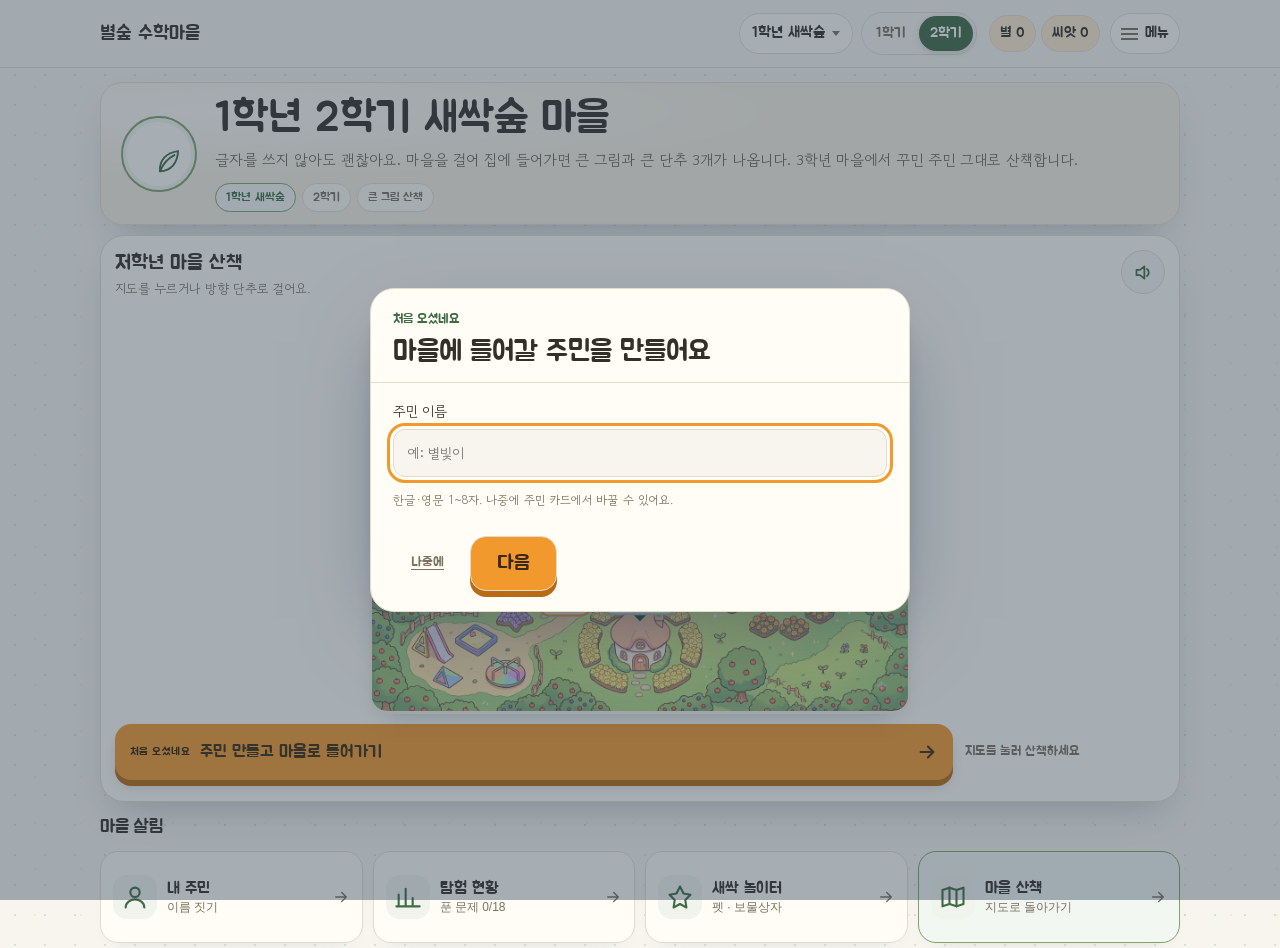
<file: lower/index.html>
<!doctype html>
<html lang="ko">
<head>
<meta charset="utf-8">
<meta name="viewport" content="width=device-width, initial-scale=1, viewport-fit=cover">
<title>1·2학년 새싹숲 마을 · 별숲 수학마을</title>
<meta name="description" content="1·2학년 어린이가 큰 그림과 큰 단추로 걷고 푸는 저학년 산책 마을입니다.">
<link rel="preconnect" href="https://fonts.googleapis.com">
<link rel="stylesheet" href="https://fonts.googleapis.com/css2?family=Jua&family=Gowun+Dodum&display=swap">
<link rel="manifest" href="../manifest.json">
<meta name="theme-color" content="#1F6E5C">
<link rel="apple-touch-icon" href="../assets/img/icon-192.png">
<link rel="stylesheet" href="../assets/css/styles.css?v=37">
<link rel="stylesheet" href="../assets/css/g3.css?v=34">
<link rel="stylesheet" href="../assets/css/village.css?v=1">
<meta name="starforest-grade" content="g1">
</head>
<body data-village data-grade="g1">
<a class="skip" href="#lowVillage">마을로 바로가기</a>
<header class="bar village-bar">
  <div class="wrap village-bar-in">
    <a class="logo" href="../index.html">별숲 수학마을</a>
    <div class="village-bar-tools">
      <details class="village-grade-menu">
        <summary class="village-grade-summary"><span class="village-grade-label" id="villageGradeLabel">1학년 새싹숲</span><span class="village-chev" aria-hidden="true"></span></summary>
        <div class="village-grade-panel">
          <p class="village-panel-title">학년 마을</p>
          <div class="village-grade-links" id="villageGradeLinks">
<a data-grade-link href="index.html?grade=1">1학년 새싹숲</a>
<a data-grade-link href="index.html?grade=2">2학년 새싹숲</a>
<a data-grade-link href="../grade3/index.html">3학년 별숲</a>
<a data-grade-link href="../grade4/index.html">4학년 별숲</a>
<a data-grade-link href="../grade5/index.html">5학년 별숲</a>
<a data-grade-link href="../grade6/index.html">6학년 별숲</a>
          </div>
          <p class="village-panel-note">학기는 오른쪽 단추에서 바꿀 수 있어요.</p>
        </div>
      </details>
      <div class="village-sem" id="semSwitchSlot" role="group" aria-label="학기 선택"></div>
    </div>
    <span class="purse"><span id="starCount">별 0</span><span id="seedTop">씨앗 0</span></span>
    <details class="village-menu">
      <summary aria-label="마을 메뉴"><span class="village-menu-icon" aria-hidden="true"></span>메뉴</summary>
      <div class="village-menu-panel">
        <p class="village-panel-title">마을 메뉴</p>
        <a class="village-menu-item" href="../index.html">마을 입구로</a>
        <a class="village-menu-item" href="../index.html#teacher">선생님 안내</a>
        <button class="village-menu-item" id="villageInstallBtn" type="button">앱으로 설치</button>
        <div class="village-menu-settings" id="villageSettingsSlot"></div>
      </div>
    </details>
  </div>
</header>
<main class="wrap">
<section class="g3head village-sign" aria-labelledby="villageTitle">
  <span class="village-seal" aria-hidden="true"><svg viewBox="0 0 48 48" aria-hidden="true"><path d="M24 42c0-12 8-19 20-20-1 12-8 20-20 20Z"/><path d="M24 42c4-8 9-13 16-16"/></svg></span>
  <div class="village-sign-copy">
    <h1 id="villageTitle">그림을 누르고 고르는 마을</h1>
    <p class="lead">글자를 쓰지 않아도 괜찮아요. 마을을 걸어 집에 들어가면 큰 그림과 큰 단추 3개가 나옵니다. 3학년 마을에서 꾸민 주민 그대로 산책합니다.</p>
    <div class="village-sign-chips" id="villageSignChips"></div>
  </div>
</section>
<section id="lowVillage" class="card village-map-card" aria-labelledby="villageMapTitle">
  <div class="village-map-head">
    <div><h2 id="villageMapTitle">저학년 마을 산책</h2><p class="hint">지도를 누르거나 방향 단추로 걸어요.</p></div>
  </div>
  <div class="village-map-stage">
    <div class="village-map-viewport"><div id="lowMapwrap"><img id="lowMapimg" src="../assets/img/flow/map-g1.jpg" alt="1학년 새싹숲 마을 지도"></div></div>
    <div class="pad dpad" aria-label="이동 조이스틱">
      <button data-move="up" class="d-up" aria-label="위로 이동">▲<small>위</small></button>
      <button data-move="left" class="d-left" aria-label="왼쪽으로 이동">◀<small>왼쪽</small></button>
      <button data-move="down" class="d-down" aria-label="아래로 이동">▼<small>아래</small></button>
      <button data-move="right" class="d-right" aria-label="오른쪽으로 이동">▶<small>오른쪽</small></button>
    </div>
    <div class="village-primary-bar">
      <button class="village-primary btn-pulse" id="villagePrimary" type="button"><span class="village-primary-kicker" id="villagePrimaryKicker">오늘의 집</span><span class="village-primary-text" id="villagePrimaryText">오늘의 집을 찾는 중…</span><svg class="village-primary-arrow" viewBox="0 0 24 24" aria-hidden="true"><path d="M5 12h14M13 6l6 6-6 6"/></svg></button>
      <span class="village-near" id="lowNear">주민에게 다가가면 말이 떠요</span>
    </div>
    <div class="hud village-hud"><button id="lowEnter" class="go" type="button" hidden>들어가기</button></div>

  </div>
</section>
<h2 class="village-hub-title" id="villageHubTitle">마을 살림</h2>
<nav class="village-hub" id="villageHub" aria-labelledby="villageHubTitle">
<button class="hub-tile" type="button" data-hub="avatar">
  <span class="hub-art" aria-hidden="true"><svg viewBox="0 0 24 24" aria-hidden="true"><circle cx="12" cy="8" r="4"/><path d="M4 21c0-4 4-7 8-7s8 3 8 7"/></svg></span>
  <span class="hub-copy"><b>내 주민</b><small id="hubAvatarStatus">이름 짓기</small></span>
  <svg class="hub-arrow" viewBox="0 0 24 24" aria-hidden="true"><path d="M5 12h14M13 6l6 6-6 6"/></svg>
</button><button class="hub-tile" type="button" data-hub="progress">
  <span class="hub-art" aria-hidden="true"><svg viewBox="0 0 24 24" aria-hidden="true"><path d="M4 20V10M10 20V5M16 20v-7M22 20H2"/></svg></span>
  <span class="hub-copy"><b>탐험 현황</b><small id="hubProgressStatus">푼 문제 0/18</small></span>
  <svg class="hub-arrow" viewBox="0 0 24 24" aria-hidden="true"><path d="M5 12h14M13 6l6 6-6 6"/></svg>
</button><button class="hub-tile" type="button" data-hub="play">
  <span class="hub-art" aria-hidden="true"><svg viewBox="0 0 24 24" aria-hidden="true"><path d="M12 3l3 6 6 1-4.5 4.5 1 6.5L12 18l-5.5 3 1-6.5L3 10l6-1z"/></svg></span>
  <span class="hub-copy"><b>새싹 놀이터</b><small id="hubPlayStatus">펫 · 보물상자</small></span>
  <svg class="hub-arrow" viewBox="0 0 24 24" aria-hidden="true"><path d="M5 12h14M13 6l6 6-6 6"/></svg>
</button><button class="hub-tile" type="button" data-hub="map">
  <span class="hub-art" aria-hidden="true"><svg viewBox="0 0 24 24" aria-hidden="true"><path d="M3 6l6-2 6 2 6-2v14l-6 2-6-2-6 2z"/><path d="M9 4v14M15 6v14"/></svg></span>
  <span class="hub-copy"><b>마을 산책</b><small id="hubMapStatus">지도로 돌아가기</small></span>
  <svg class="hub-arrow" viewBox="0 0 24 24" aria-hidden="true"><path d="M5 12h14M13 6l6 6-6 6"/></svg>
</button>
</nav>
<div class="village-group-bar" id="villageGroupBar" hidden>
  <b id="villageGroupLabel">마을 살림</b>
  <button class="village-back" id="villageBack" type="button">지도로</button>
</div>
<section id="lowAvatar" class="card village-deep" data-village-group="avatar">
<h2>함께 산책하는 주민</h2>
<div class="id-head"><div id="lowAvMini" class="id-av" role="img" aria-label="내 아바타"></div>
<div class="id-meta"><h3 id="lowAvName">산책 주민</h3>
<p class="hint">3학년 마을 옷장에서 꾸민 모습 그대로 함께 다닙니다.</p>
<p><a class="mini-act" href="../grade3/index.html#avatar">3학년 마을 옷장에서 꾸미기</a></p></div></div>
</section>

<section id="lowProgress" class="card village-deep" data-village-group="progress">
<h2>우리 마을 탐험 현황</h2>
<p class="hint" id="lowProgText">아직 푼 문제가 없습니다. 집에 들어가 큰 단추를 눌러 보세요!</p>
<div id="lowProgGrid" class="mapgrid"></div>
</section>
<section id="lowPlay" class="card village-deep" data-village-group="play">
<h2>새싹 놀이터 · 짝꿍 펫과 보물상자</h2>
<p class="hint">문제를 풀면 별사탕으로 짝꿍 펫을 키우고, 매일 보물상자를 열 수 있어요. 별과 씨앗은 전 학년 마을과 함께 쌓입니다.</p>
<div id="petBoxLow"></div>
<div id="chestBoxLow"></div>
<p><a class="mini-act" href="../grade3/index.html#avatar">3학년 마을 옷장에서 주민 꾸미기</a>
<a class="mini-act" href="../grade3/index.html#farm">3학년 마을 텃밭에서 작물 심기</a></p>
</section>
</main>
<div id="dlg" aria-label="저학년 집 대화"><div class="dlgbox">
<button id="dlgClose">닫기</button>
<div class="npcwrap"><img id="npcImg" src="../assets/img/flow/npc-mole.jpg" alt="주민 그림"><p id="npcText" class="npc"></p><div class="dlg-avwrap"><div id="dlgAvatar" role="img" aria-label="내 아바타"></div><small id="dlgAvName"></small></div></div>
<img id="lowHouseImg" class="houseimg" src="../assets/img/flow/house-low-num.jpg" alt="집 그림">
<div id="dlgBody"></div>
</div></div>
<div id="toast" role="status" aria-live="polite"></div>
<script src="../assets/js/g3-store.js?v=36"></script>
<script src="../assets/js/g3-tune.js?v=34"></script>
<script src="../assets/js/g3-avatar.js?v=35"></script>
<script src="../assets/js/g3-ui.js?v=35"></script>
<script src="../assets/js/g3-pet.js?v=34"></script>
<script src="../assets/js/g3-friend.js?v=34"></script>
<script src="../assets/js/low-data.js?v=34"></script>
<script src="../assets/js/low-s1-data.js?v=37"></script>
<script src="../assets/js/g3-sem.js?v=42"></script>
<script src="../assets/js/g3-tags.js?v=34"></script>
<script src="../assets/js/g3-understand.js?v=34"></script>
<script src="../assets/js/g3-sheet.js?v=34"></script>
<script src="../assets/js/g3-slots.js?v=34"></script>
<script src="../assets/js/low-app.js?v=37"></script>
<script src="../assets/js/village-shell.js?v=1"></script>
<script src="../assets/js/pwa.js?v=3"></script>
</body>
</html>
</file>
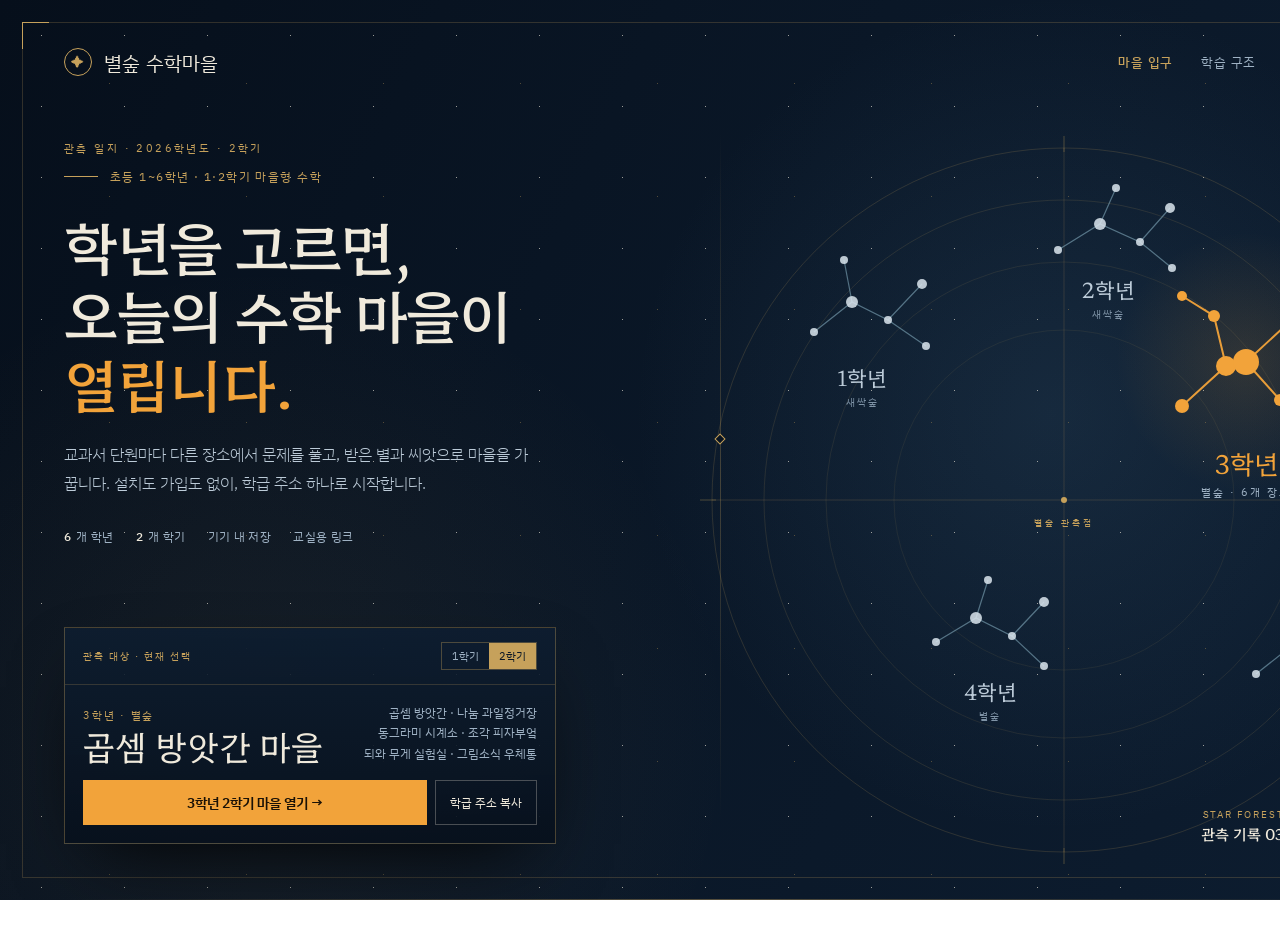
<file: .impeccable/mocks/decision/assigned.html>
<!doctype html>
<html lang="ko">
<head>
<meta charset="utf-8">
<title>별숲 관측 일지 — 방향 스케치</title>
<link rel="preconnect" href="https://fonts.googleapis.com">
<link rel="preconnect" href="https://fonts.gstatic.com" crossorigin>
<link href="https://fonts.googleapis.com/css2?family=Hahmlet:wght@400;500;600;700&family=IBM+Plex+Sans+KR:wght@300;400;500;600&display=swap" rel="stylesheet">
<style>
  :root{
    --night:#081321; --night-2:#0d1d30; --plate:#11253a;
    --star:#f0eadc; --muted:#9fb2c4; --brass:#c6a15b; --live:#f2a33a;
    --line:rgba(198,161,91,.35);
  }
  *{box-sizing:border-box}
  html,body{margin:0;width:1440px;height:900px;overflow:hidden}
  body{
    background:
      radial-gradient(circle at 73% 46%, rgba(74,116,148,.18), transparent 36%),
      radial-gradient(circle at 18% 82%, rgba(198,161,91,.08), transparent 34%),
      linear-gradient(115deg, #060f1b 0%, #0a1727 48%, #0d1d30 100%);
    color:var(--star); font-family:"IBM Plex Sans KR",sans-serif; position:relative;
  }
  body::before{
    content:""; position:absolute; inset:0; pointer-events:none; opacity:.7;
    background-image:
      radial-gradient(rgba(240,234,220,.9) .7px, transparent .9px),
      radial-gradient(rgba(198,161,91,.55) .6px, transparent .9px);
    background-size:83px 71px, 137px 113px; background-position:0 0, 41px 27px;
  }
  .frame{position:absolute; inset:22px; border:1px solid rgba(198,161,91,.22); pointer-events:none}
  .frame::before,.frame::after{content:""; position:absolute; width:26px; height:26px; border:1px solid var(--brass)}
  .frame::before{left:-1px; top:-1px; border-right:0; border-bottom:0}
  .frame::after{right:-1px; bottom:-1px; border-left:0; border-top:0}
  header{position:absolute; left:64px; right:64px; top:48px; display:flex; align-items:center; justify-content:space-between; z-index:3}
  .brand{display:flex; align-items:center; gap:12px; font-size:20px; letter-spacing:.01em}
  .brand .mark{width:28px;height:28px;border:1px solid var(--brass);border-radius:50%;display:grid;place-items:center;color:var(--brass);font-size:13px}
  nav{display:flex; gap:28px; font-size:13px; color:var(--muted); letter-spacing:.06em}
  nav b{color:var(--brass); font-weight:500}
  .log-label{font-size:11px; letter-spacing:.22em; color:var(--brass); text-transform:uppercase}
  .hero{position:absolute; left:64px; top:140px; width:520px; z-index:3}
  .eyebrow{display:flex; align-items:center; gap:12px; font-size:12px; letter-spacing:.12em; color:var(--brass)}
  .eyebrow::before{content:""; width:34px; height:1px; background:var(--brass)}
  h1{font-family:"Hahmlet",serif; font-weight:500; font-size:58px; line-height:1.18; letter-spacing:-.025em; margin:26px 0 0}
  h1 em{font-style:normal; color:var(--live)}
  .lead{font-size:16px; line-height:1.8; color:#bccbd8; margin:24px 0 0; max-width:470px; font-weight:300}
  .facts{display:flex; gap:22px; margin-top:30px; font-size:12px; color:var(--muted); letter-spacing:.03em}
  .facts b{color:var(--star); font-weight:500; margin-right:5px}
  .entry{
    position:absolute; left:64px; bottom:56px; width:492px; z-index:4;
    background:linear-gradient(180deg, rgba(13,29,48,.88), rgba(7,16,28,.92));
    border:1px solid var(--line); box-shadow:0 30px 80px -30px #000;
  }
  .entry-top{display:flex; align-items:center; justify-content:space-between; padding:14px 18px; border-bottom:1px solid rgba(198,161,91,.22)}
  .entry-top span{font-size:10px; letter-spacing:.2em; color:var(--brass)}
  .sem{display:flex; border:1px solid rgba(198,161,91,.35)}
  .sem b,.sem i{font-style:normal; font-size:11px; padding:5px 10px; color:var(--muted); font-weight:400}
  .sem b{background:var(--brass); color:#0a1727}
  .entry-body{padding:18px 18px 16px; display:grid; grid-template-columns:1fr auto; gap:10px 18px; align-items:end}
  .grade{font-family:"Hahmlet",serif; font-size:34px; line-height:1.1}
  .grade small{display:block; font-family:"IBM Plex Sans KR",sans-serif; font-size:11px; letter-spacing:.16em; color:var(--brass); margin-bottom:6px}
  .places{font-size:12px; color:var(--muted); line-height:1.7; text-align:right}
  .actions{display:flex; gap:8px; padding:0 18px 18px}
  .primary{flex:1; background:var(--live); color:#1b1206; text-decoration:none; font-size:14px; font-weight:600; padding:13px 14px; text-align:center}
  .secondary{border:1px solid rgba(240,234,220,.28); color:var(--star); text-decoration:none; font-size:12px; padding:13px 14px}
  .chart{position:absolute; right:-54px; top:70px; width:860px; height:860px; z-index:1}
  .chart svg{width:100%; height:100%; overflow:visible}
  .chart-caption{position:absolute; right:64px; bottom:56px; text-align:right; z-index:3}
  .chart-caption b{display:block; font-family:"Hahmlet",serif; font-size:15px; font-weight:500; color:var(--star)}
  .chart-caption span{font-size:10px; letter-spacing:.18em; color:var(--brass)}
  .rules{position:absolute; left:64px; right:64px; bottom:0; height:1px; background:linear-gradient(90deg, transparent, rgba(198,161,91,.4), transparent)}
  .rail{position:absolute; left:50%; top:132px; bottom:80px; width:1px; background:linear-gradient(180deg, transparent, rgba(198,161,91,.3), transparent); z-index:2}
  .rail span{position:absolute; top:44%; left:-4px; width:8px; height:8px; border:1px solid var(--brass); transform:rotate(45deg); background:var(--night)}
</style>
</head>
<body>
<div class="frame"></div><div class="rail"><span></span></div>
<header>
  <div class="brand"><span class="mark">✦</span>별숲 수학마을</div>
  <nav><b>마을 입구</b><span>학습 구조</span><span>교구</span><span>선생님</span></nav>
</header>
<section class="hero">
  <div class="log-label">관측 일지 · 2026학년도 · 2학기</div>
  <p class="eyebrow">초등 1~6학년 · 1·2학기 마을형 수학</p>
  <h1>학년을 고르면,<br>오늘의 수학 마을이<br><em>열립니다.</em></h1>
  <p class="lead">교과서 단원마다 다른 장소에서 문제를 풀고, 받은 별과 씨앗으로 마을을 가꿉니다. 설치도 가입도 없이, 학급 주소 하나로 시작합니다.</p>
  <div class="facts"><span><b>6</b>개 학년</span><span><b>2</b>개 학기</span><span>기기 내 저장</span><span>교실용 링크</span></div>
</section>

<section class="entry" aria-label="선택한 학년 관측 기록">
  <div class="entry-top"><span>관측 대상 · 현재 선택</span><div class="sem"><i>1학기</i><b>2학기</b></div></div>
  <div class="entry-body">
    <div class="grade"><small>3학년 · 별숲</small>곱셈 방앗간 마을</div>
    <div class="places">곱셈 방앗간 · 나눔 과일정거장<br>동그라미 시계소 · 조각 피자부엌<br>되와 무게 실험실 · 그림소식 우체통</div>
  </div>
  <div class="actions"><a class="primary" href="#">3학년 2학기 마을 열기 →</a><a class="secondary" href="#">학급 주소 복사</a></div>
</section>

<div class="chart" aria-hidden="true">
  <svg viewBox="0 0 860 860">
    <defs>
      <radialGradient id="glow" cx="50%" cy="50%" r="50%">
        <stop offset="0%" stop-color="#f2a33a" stop-opacity=".14"/>
        <stop offset="100%" stop-color="#f2a33a" stop-opacity="0"/>
      </radialGradient>
    </defs>
    <circle cx="430" cy="430" r="352" fill="none" stroke="rgba(198,161,91,.18)"/>
    <circle cx="430" cy="430" r="300" fill="none" stroke="rgba(198,161,91,.14)"/>
    <circle cx="430" cy="430" r="238" fill="none" stroke="rgba(198,161,91,.11)"/>
    <circle cx="430" cy="430" r="170" fill="none" stroke="rgba(198,161,91,.09)"/>
    <line x1="78" y1="430" x2="782" y2="430" stroke="rgba(198,161,91,.18)"/>
    <line x1="430" y1="78" x2="430" y2="782" stroke="rgba(198,161,91,.18)"/>
    <g stroke="rgba(198,161,91,.35)">
      <line x1="430" y1="66" x2="430" y2="82"/><line x1="430" y1="778" x2="430" y2="794"/>
      <line x1="66" y1="430" x2="82" y2="430"/><line x1="778" y1="430" x2="794" y2="430"/>
    </g>
    <circle cx="612" cy="292" r="130" fill="url(#glow)"/>
    <g stroke="#f2a33a" stroke-width="2" fill="none" opacity=".95">
      <path d="M548 336 L592 296 L612 292 L664 244 L700 268"/>
      <path d="M592 296 L580 246 L548 226"/>
      <path d="M612 292 L646 330 L664 244"/>
    </g>
    <g fill="#f2a33a">
      <circle cx="548" cy="336" r="7"/><circle cx="592" cy="296" r="10"/><circle cx="612" cy="292" r="13"/><circle cx="664" cy="244" r="8"/><circle cx="700" cy="268" r="6"/><circle cx="580" cy="246" r="6"/><circle cx="548" cy="226" r="5"/><circle cx="646" cy="330" r="6"/>
    </g>
    <text x="612" y="404" text-anchor="middle" fill="#f2a33a" font-family="Hahmlet,serif" font-size="26">3학년</text>
    <text x="612" y="426" text-anchor="middle" fill="#9fb2c4" font-size="11" letter-spacing="2">별숲 · 6개 장소</text>

    <g stroke="#7fa6b8" stroke-width="1.2" fill="none" opacity=".62">
      <path d="M180 262 L218 232 L254 250 L288 214"/>
      <path d="M218 232 L210 190"/>
      <path d="M254 250 L292 276"/>
    </g>
    <g fill="#dbe6ee" opacity=".85">
      <circle cx="180" cy="262" r="4"/><circle cx="218" cy="232" r="6"/><circle cx="254" cy="250" r="4"/><circle cx="288" cy="214" r="5"/><circle cx="210" cy="190" r="4"/><circle cx="292" cy="276" r="4"/>
    </g>
    <text x="228" y="316" text-anchor="middle" fill="#bccbd8" font-family="Hahmlet,serif" font-size="21">1학년</text>
    <text x="228" y="336" text-anchor="middle" fill="#7f93a6" font-size="10" letter-spacing="2">새싹숲</text>

    <g stroke="#7fa6b8" stroke-width="1.2" fill="none" opacity=".62">
      <path d="M424 180 L466 154 L506 172 L536 138"/>
      <path d="M466 154 L482 118"/>
      <path d="M506 172 L538 198"/>
    </g>
    <g fill="#dbe6ee" opacity=".85">
      <circle cx="424" cy="180" r="4"/><circle cx="466" cy="154" r="6"/><circle cx="506" cy="172" r="4"/><circle cx="536" cy="138" r="5"/><circle cx="482" cy="118" r="4"/><circle cx="538" cy="198" r="4"/>
    </g>
    <text x="474" y="228" text-anchor="middle" fill="#bccbd8" font-family="Hahmlet,serif" font-size="21">2학년</text>
    <text x="474" y="248" text-anchor="middle" fill="#7f93a6" font-size="10" letter-spacing="2">새싹숲</text>

    <g stroke="#7fa6b8" stroke-width="1.2" fill="none" opacity=".62">
      <path d="M302 572 L342 548 L378 566 L410 532"/>
      <path d="M342 548 L354 510"/>
      <path d="M378 566 L410 596"/>
    </g>
    <g fill="#dbe6ee" opacity=".85">
      <circle cx="302" cy="572" r="4"/><circle cx="342" cy="548" r="6"/><circle cx="378" cy="566" r="4"/><circle cx="410" cy="532" r="5"/><circle cx="354" cy="510" r="4"/><circle cx="410" cy="596" r="4"/>
    </g>
    <text x="356" y="630" text-anchor="middle" fill="#bccbd8" font-family="Hahmlet,serif" font-size="21">4학년</text>
    <text x="356" y="650" text-anchor="middle" fill="#7f93a6" font-size="10" letter-spacing="2">별숲</text>

    <g stroke="#7fa6b8" stroke-width="1.2" fill="none" opacity=".62">
      <path d="M622 604 L660 574 L698 592 L732 556"/>
      <path d="M660 574 L654 534"/>
      <path d="M698 592 L730 618"/>
    </g>
    <g fill="#dbe6ee" opacity=".85">
      <circle cx="622" cy="604" r="4"/><circle cx="660" cy="574" r="6"/><circle cx="698" cy="592" r="4"/><circle cx="732" cy="556" r="5"/><circle cx="654" cy="534" r="4"/><circle cx="730" cy="618" r="4"/>
    </g>
    <text x="676" y="662" text-anchor="middle" fill="#bccbd8" font-family="Hahmlet,serif" font-size="21">5학년</text>
    <text x="676" y="682" text-anchor="middle" fill="#7f93a6" font-size="10" letter-spacing="2">별숲</text>

    <g stroke="#7fa6b8" stroke-width="1.2" fill="none" opacity=".62">
      <path d="M660 448 L700 420 L736 438 L770 402"/>
      <path d="M700 420 L694 380"/>
      <path d="M736 438 L768 466"/>
    </g>
    <g fill="#dbe6ee" opacity=".85">
      <circle cx="660" cy="448" r="4"/><circle cx="700" cy="420" r="6"/><circle cx="736" cy="438" r="4"/><circle cx="770" cy="402" r="5"/><circle cx="694" cy="380" r="4"/><circle cx="768" cy="466" r="4"/>
    </g>
    <text x="714" y="508" text-anchor="middle" fill="#bccbd8" font-family="Hahmlet,serif" font-size="21">6학년</text>
    <text x="714" y="528" text-anchor="middle" fill="#7f93a6" font-size="10" letter-spacing="2">별숲</text>

    <circle cx="430" cy="430" r="3" fill="#c6a15b"/>
    <text x="430" y="456" text-anchor="middle" fill="#c6a15b" font-size="9" letter-spacing="3">별숲 관측점</text>
  </svg>
</div>
<div class="chart-caption"><span>STAR FOREST OBSERVATORY</span><b>관측 기록 03 · 3학년 2학기</b></div>
<div class="rules"></div>
</body>
</html>
</file>
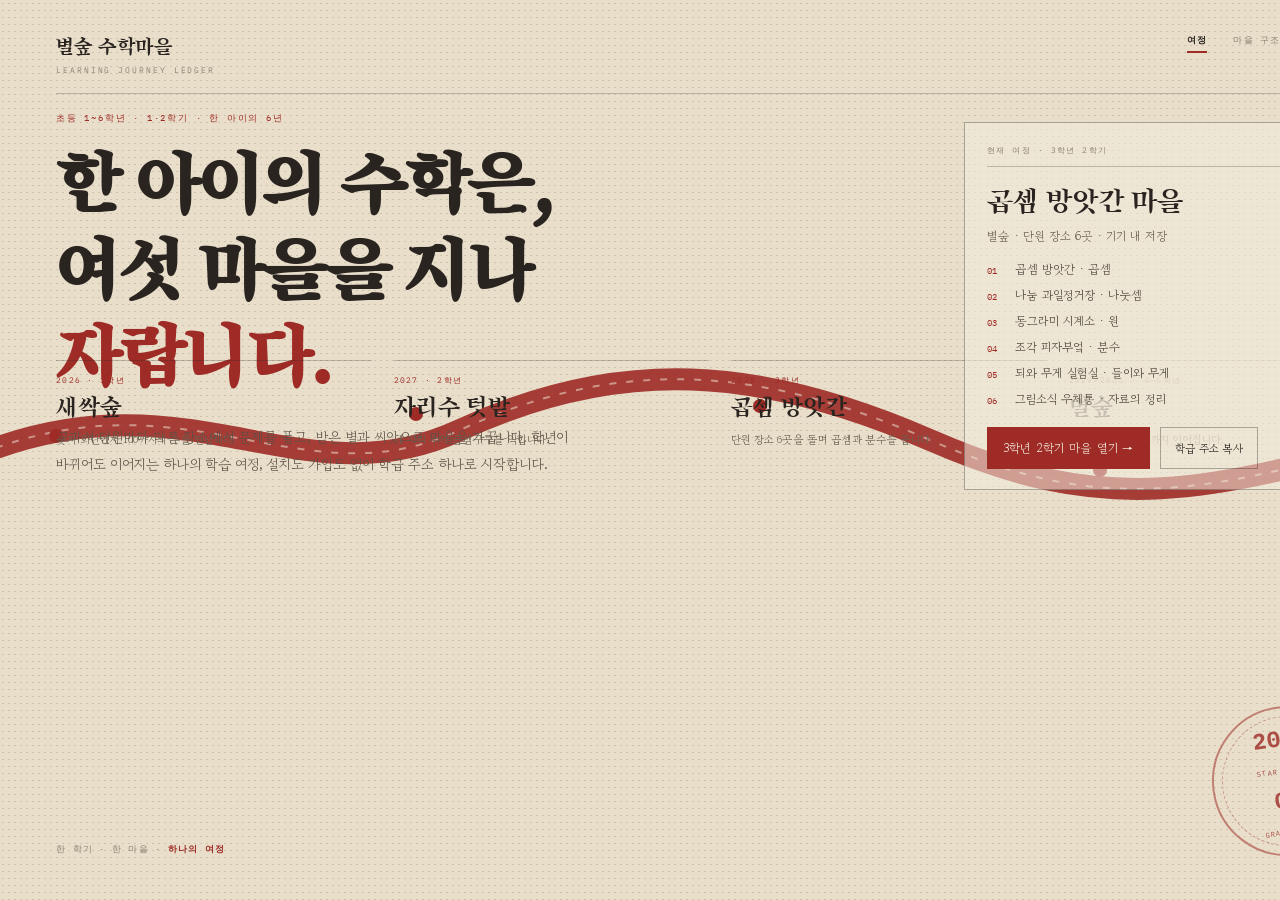
<file: .impeccable/mocks/decision/challenger-provenance.html>
<!doctype html>
<html lang="ko">
<head>
<meta charset="utf-8">
<title>학습 여정 리본 — 방향 스케치</title>
<link rel="preconnect" href="https://fonts.googleapis.com">
<link rel="preconnect" href="https://fonts.gstatic.com" crossorigin>
<link href="https://fonts.googleapis.com/css2?family=Song+Myung&family=Gowun+Batang:wght@400;700&family=IBM+Plex+Mono:wght@400;500&display=swap" rel="stylesheet">
<style>
  :root{--buff:#e8deca;--ink:#2a2420;--red:#9e2b25;--faint:#b3a58e;--thread:#8d8172;--gold:#b98a3e}
  *{box-sizing:border-box}
  html,body{margin:0;width:1440px;height:900px;overflow:hidden}
  body{background:var(--buff); color:var(--ink); font-family:"Gowun Batang",serif; position:relative}
  body::after{content:""; position:absolute; inset:0; pointer-events:none; opacity:.22; background-image:radial-gradient(#6f6353 .5px, transparent .7px); background-size:6px 7px}
  header{position:absolute; left:56px; right:56px; top:34px; display:flex; align-items:flex-start; justify-content:space-between; z-index:4; border-bottom:1px solid rgba(42,36,32,.25); padding-bottom:18px}
  .brand{font-family:"Song Myung",serif; font-size:21px; letter-spacing:.02em}
  .brand span{display:block; font-family:"IBM Plex Mono",monospace; font-size:8px; letter-spacing:.24em; color:var(--thread); margin-top:5px}
  nav{display:flex; gap:26px; font-family:"IBM Plex Mono",monospace; font-size:9px; letter-spacing:.14em; color:var(--thread)}
  nav b{color:var(--ink); border-bottom:2px solid var(--red); padding-bottom:4px}
  .hero{position:absolute; left:56px; top:112px; width:740px; z-index:3}
  .kicker{font-family:"IBM Plex Mono",monospace; font-size:9px; letter-spacing:.2em; color:var(--red); margin-bottom:18px}
  h1{font-family:"Song Myung",serif; font-size:74px; line-height:1.16; letter-spacing:-.02em; margin:0}
  h1 em{font-style:normal; color:var(--red)}
  .lead{font-size:14px; line-height:1.9; color:#5c5146; max-width:520px; margin:24px 0 0}
  .ribbon{position:absolute; left:0; right:0; top:336px; height:190px; z-index:1}
  .ribbon svg{width:100%; height:100%}
  .journey{position:absolute; left:56px; right:56px; top:360px; display:grid; grid-template-columns:repeat(4,1fr); gap:22px; z-index:3}
  .step{border-top:1px solid rgba(42,36,32,.25); padding-top:14px}
  .step small{display:block; font-family:"IBM Plex Mono",monospace; font-size:8px; letter-spacing:.16em; color:var(--red)}
  .step b{display:block; font-family:"Song Myung",serif; font-size:25px; font-weight:400; margin-top:6px}
  .step p{font-size:11px; line-height:1.65; color:#6b5f51; margin:7px 0 0}
  .step.dim{opacity:.45}
  .step.dim small{color:var(--thread)}
  .ledger{position:absolute; right:56px; top:122px; width:420px; border:1px solid rgba(42,36,32,.35); background:rgba(244,237,223,.55); padding:22px 22px 20px; z-index:4}
  .ledger-top{display:flex; justify-content:space-between; align-items:baseline; border-bottom:1px solid rgba(42,36,32,.25); padding-bottom:10px}
  .ledger-top span{font-family:"IBM Plex Mono",monospace; font-size:8px; letter-spacing:.18em; color:var(--thread)}
  .ledger h2{font-family:"Song Myung",serif; font-size:30px; font-weight:400; margin:16px 0 0}
  .ledger .sub{font-size:12px; color:#6b5f51; margin:6px 0 0}
  .list{list-style:none; margin:16px 0 0; padding:0; display:grid; gap:9px}
  .list li{display:flex; gap:10px; align-items:baseline; font-size:12px; color:#4f463c}
  .list i{font-style:normal; font-family:"IBM Plex Mono",monospace; font-size:9px; color:var(--red); width:18px}
  .actions{display:flex; gap:10px; margin-top:20px}
  .primary{background:var(--red); color:#f4eddf; text-decoration:none; font-size:12px; padding:12px 16px; letter-spacing:.02em}
  .secondary{border:1px solid rgba(42,36,32,.35); color:var(--ink); text-decoration:none; font-size:11px; padding:12px 14px}
  .stamp{position:absolute; right:78px; bottom:44px; width:150px; height:150px; border:2px solid rgba(158,43,37,.65); border-radius:50%; display:grid; place-items:center; transform:rotate(-8deg); z-index:3; opacity:.8}
  .stamp::before{content:""; position:absolute; inset:8px; border:1px dashed rgba(158,43,37,.5); border-radius:50%}
  .stamp div{text-align:center; font-family:"IBM Plex Mono",monospace; color:var(--red); line-height:1.6}
  .stamp b{display:block; font-size:22px; letter-spacing:.06em}
  .stamp span{font-size:7px; letter-spacing:.18em}
  .foot{position:absolute; left:56px; bottom:44px; font-family:"IBM Plex Mono",monospace; font-size:9px; letter-spacing:.14em; color:var(--thread)}
  .foot b{color:var(--red)}
</style>
</head>
<body>
<header><div class="brand">별숲 수학마을<span>LEARNING JOURNEY LEDGER</span></div><nav><b>여정</b><span>마을 구조</span><span>교구</span><span>선생님</span></nav></header>

<section class="hero">
  <div class="kicker">초등 1~6학년 · 1·2학기 · 한 아이의 6년</div>
  <h1>한 아이의 수학은,<br>여섯 마을을 지나<br><em>자랍니다.</em></h1>
  <p class="lead">교과서 단원마다 다른 장소에서 문제를 풀고, 받은 별과 씨앗으로 마을을 가꿉니다. 학년이 바뀌어도 이어지는 하나의 학습 여정, 설치도 가입도 없이 학급 주소 하나로 시작합니다.</p>
</section>

<div class="ribbon" aria-hidden="true">
  <svg viewBox="0 0 1440 190" preserveAspectRatio="none">
    <path d="M-20 118 C 190 34, 300 168, 460 94 S 760 30, 930 104 S 1200 166, 1460 82" fill="none" stroke="#9e2b25" stroke-width="22" opacity=".9"/>
    <path d="M-20 118 C 190 34, 300 168, 460 94 S 760 30, 930 104 S 1200 166, 1460 82" fill="none" stroke="#f4eddf" stroke-width="2" stroke-dasharray="7 10" opacity=".5"/>
    <circle cx="56" cy="100" r="7" fill="#9e2b25"/><circle cx="416" cy="78" r="7" fill="#9e2b25"/><circle cx="760" cy="70" r="7" fill="#9e2b25"/><circle cx="1100" cy="134" r="7" fill="#9e2b25"/><circle cx="1380" cy="98" r="7" fill="#9e2b25"/>
  </svg>
</div>

<div class="journey">
  <div class="step"><small>2026 · 1학년</small><b>새싹숲</b><p>숫자 화단에서 100까지의 수를 만납니다.</p></div>
  <div class="step"><small>2027 · 2학년</small><b>자리수 텃밭</b><p>네 자리 수와 곱셈구구를 익힙니다.</p></div>
  <div class="step"><small>2028 · 3학년</small><b>곱셈 방앗간</b><p>단원 장소 6곳을 돌며 곱셈과 분수를 풉니다.</p></div>
  <div class="step dim"><small>2029–2031 · 4~6학년</small><b>별숲</b><p>그래프, 비례, 입체까지 이어집니다.</p></div>
</div>

<aside class="ledger">
  <div class="ledger-top"><span>현재 여정 · 3학년 2학기</span><span>NO. 003</span></div>
  <h2>곱셈 방앗간 마을</h2>
  <p class="sub">별숲 · 단원 장소 6곳 · 기기 내 저장</p>
  <ul class="list">
    <li><i>01</i>곱셈 방앗간 · 곱셈</li>
    <li><i>02</i>나눔 과일정거장 · 나눗셈</li>
    <li><i>03</i>동그라미 시계소 · 원</li>
    <li><i>04</i>조각 피자부엌 · 분수</li>
    <li><i>05</i>되와 무게 실험실 · 들이와 무게</li>
    <li><i>06</i>그림소식 우체통 · 자료의 정리</li>
  </ul>
  <div class="actions"><a class="primary" href="#">3학년 2학기 마을 열기 →</a><a class="secondary" href="#">학급 주소 복사</a></div>
</aside>

<div class="stamp"><div><b>2026</b><span>STAR FOREST</span><b>03</b><span>GRADE THREE</span></div></div>
<div class="foot">한 학기 · 한 마을 · <b>하나의 여정</b></div>
</body>
</html>
</file>
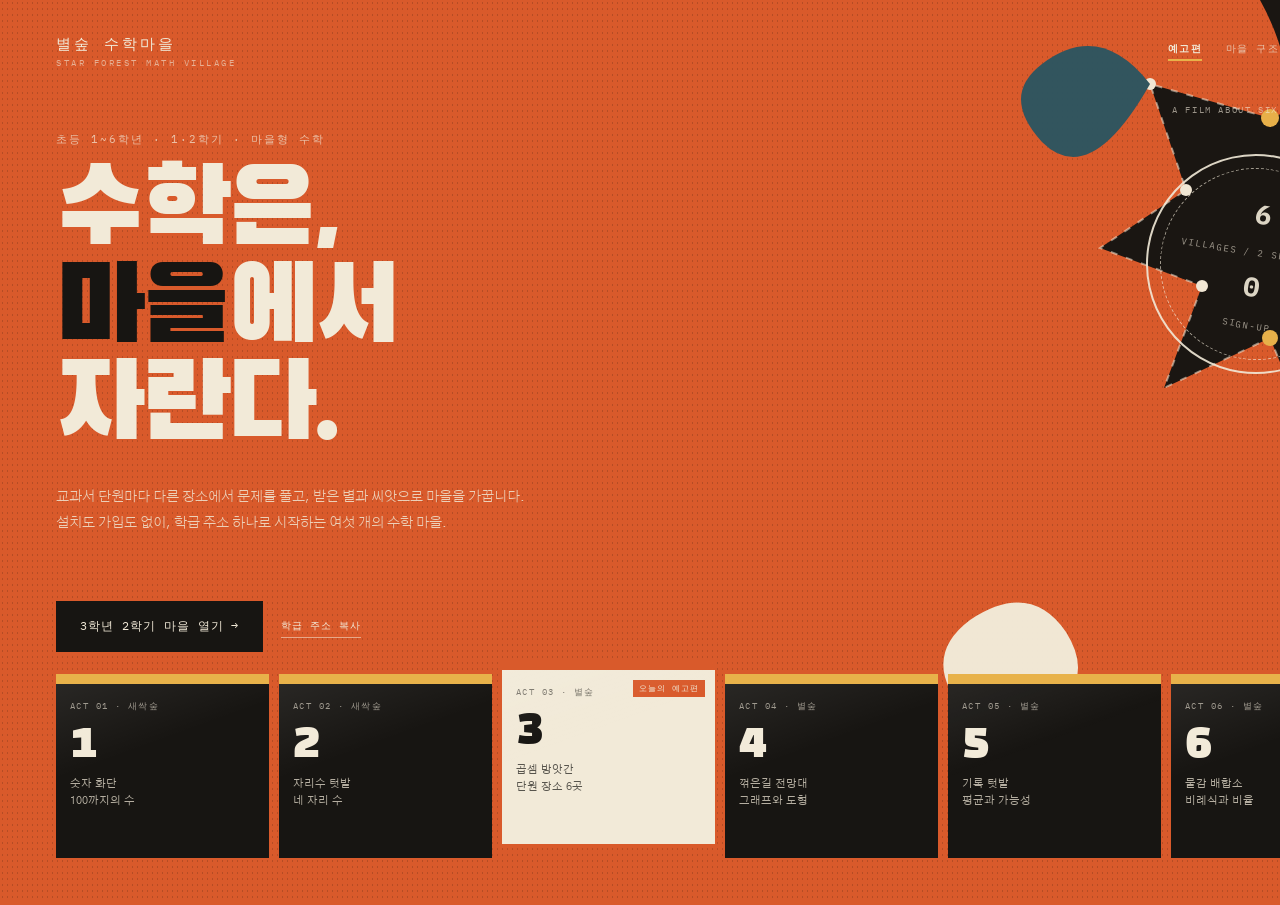
<file: .impeccable/mocks/decision/challenger-saul-bass.html>
<!doctype html>
<html lang="ko">
<head>
<meta charset="utf-8">
<title>수학 마을 예고편 — 방향 스케치</title>
<link rel="preconnect" href="https://fonts.googleapis.com">
<link rel="preconnect" href="https://fonts.gstatic.com" crossorigin>
<link href="https://fonts.googleapis.com/css2?family=Black+Han+Sans&family=Gothic+A1:wght@300;400;500;600&family=IBM+Plex+Mono:wght@400;500&display=swap" rel="stylesheet">
<style>
  :root{--field:#d95a2b; --ink:#171512; --bone:#f2ead8; --blue:#2f5560; --gold:#e8b24a}
  *{box-sizing:border-box}
  html,body{margin:0;width:1440px;height:900px;overflow:hidden}
  body{background:var(--field); color:var(--bone); font-family:"Gothic A1",sans-serif; position:relative; overflow:hidden}
  body::after{content:""; position:absolute; inset:0; pointer-events:none; opacity:.16; background-image:radial-gradient(#000 .7px, transparent .8px); background-size:5px 6px; mix-blend-mode:multiply}
  header{position:absolute; left:56px; right:56px; top:34px; display:flex; align-items:center; justify-content:space-between; z-index:5}
  .brand{font-family:"IBM Plex Mono",monospace; font-size:15px; letter-spacing:.2em; text-transform:uppercase}
  .brand span{display:block; font-size:9px; color:rgba(242,234,216,.6); letter-spacing:.28em; margin-top:3px}
  nav{display:flex; gap:24px; font-family:"IBM Plex Mono",monospace; font-size:10px; letter-spacing:.14em; color:rgba(242,234,216,.75)}
  nav b{color:var(--bone); border-bottom:2px solid var(--gold); padding-bottom:3px}
  .hero{position:absolute; left:56px; top:132px; width:760px; z-index:4}
  .kicker{font-family:"IBM Plex Mono",monospace; font-size:11px; letter-spacing:.18em; color:rgba(242,234,216,.7); margin-bottom:18px}
  h1{font-family:"Black Han Sans",sans-serif; font-weight:400; font-size:106px; line-height:.92; letter-spacing:-.03em; margin:0; color:var(--bone)}
  h1 em{font-style:normal; color:var(--ink)}
  .lead{font-size:14px; line-height:1.9; color:rgba(242,234,216,.82); max-width:470px; margin:26px 0 0; font-weight:300}
  .stamp{position:absolute; right:74px; top:154px; width:220px; height:220px; border:2px solid var(--bone); border-radius:50%; display:grid; place-items:center; transform:rotate(9deg); z-index:3; opacity:.9}
  .stamp::before{content:""; position:absolute; inset:12px; border:1px dashed rgba(242,234,216,.7); border-radius:50%}
  .stamp div{text-align:center; font-family:"IBM Plex Mono",monospace; line-height:1.7}
  .stamp b{display:block; font-size:27px; letter-spacing:.04em; color:var(--bone)}
  .stamp span{font-size:9px; letter-spacing:.22em; color:rgba(242,234,216,.7)}
  .tear{position:absolute; right:-90px; top:0; width:680px; height:900px; z-index:1; opacity:.98}
  .tear svg{width:100%;height:100%}
  .strip{position:absolute; left:56px; right:56px; bottom:42px; z-index:6; display:grid; grid-template-columns:repeat(6,1fr); gap:10px}
  .card{position:relative; min-height:184px; background:var(--ink); color:var(--bone); padding:16px 14px 14px; overflow:hidden; border-top:10px solid var(--gold)}
  .card::after{content:""; position:absolute; inset:0; background:linear-gradient(160deg,rgba(255,255,255,.08),transparent 38%); pointer-events:none}
  .card small{display:block; font-family:"IBM Plex Mono",monospace; font-size:9px; letter-spacing:.16em; color:rgba(242,234,216,.6)}
  .card b{display:block; font-family:"Black Han Sans",sans-serif; font-weight:400; font-size:46px; line-height:1; margin-top:8px}
  .card p{font-size:11px; line-height:1.55; color:rgba(242,234,216,.72); margin:8px 0 0}
  .card.sel{background:var(--bone); color:var(--ink); border-top-color:var(--field); transform:translateY(-14px)}
  .card.sel small{color:rgba(23,21,18,.55)}
  .card.sel p{color:rgba(23,21,18,.7)}
  .card.sel::before{content:"오늘의 예고편"; position:absolute; top:10px; right:10px; font-family:"IBM Plex Mono",monospace; font-size:8px; letter-spacing:.12em; background:var(--field); color:var(--bone); padding:3px 6px}
  .cta{position:absolute; left:56px; bottom:248px; display:flex; align-items:center; gap:18px; z-index:7}
  .primary{font-family:"IBM Plex Mono",monospace; font-size:12px; letter-spacing:.08em; background:var(--ink); color:var(--bone); text-decoration:none; padding:15px 22px; border:2px solid var(--ink)}
  .secondary{font-family:"IBM Plex Mono",monospace; font-size:10px; letter-spacing:.1em; color:var(--bone); text-decoration:none; border-bottom:1px solid rgba(242,234,216,.55); padding:4px 0}
  .caption{position:absolute; right:56px; top:104px; font-family:"IBM Plex Mono",monospace; font-size:9px; letter-spacing:.18em; color:rgba(242,234,216,.6); z-index:6}
  .caption b{color:var(--bone)}
</style>
</head>
<body>
<header><div class="brand">별숲 수학마을<span>STAR FOREST MATH VILLAGE</span></div><nav><b>예고편</b><span>마을 구조</span><span>교구</span><span>선생님</span></nav></header>
<div class="caption">A FILM ABOUT SIX VILLAGES · <b>2026</b></div>

<div class="tear" aria-hidden="true">
  <svg viewBox="0 0 680 900">
    <path d="M680 0 L410 0 Q460 90 420 170 Q390 230 450 300 Q510 370 460 460 Q420 530 500 600 Q560 660 520 760 Q500 840 560 900 L680 900 Z" fill="#171512"/>
    <path d="M420 118 L300 84 L336 190 L250 248 L352 286 L314 388 L420 338 L458 430 L508 330 L590 360 L530 260 L604 196 L506 184 L480 96 Z" fill="#171512"/>
    <path d="M420 118 L300 84 L336 190 L250 248 L352 286 L314 388 L420 338 L458 430 L508 330 L590 360 L530 260 L604 196 L506 184 L480 96 Z" fill="none" stroke="#f2ead8" stroke-width="2" stroke-dasharray="7 9" opacity=".55"/>
    <circle cx="420" cy="118" r="9" fill="#e8b24a"/><circle cx="300" cy="84" r="6" fill="#f2ead8"/><circle cx="336" cy="190" r="6" fill="#f2ead8"/><circle cx="352" cy="286" r="6" fill="#f2ead8"/><circle cx="420" cy="338" r="8" fill="#e8b24a"/><circle cx="458" cy="430" r="6" fill="#f2ead8"/><circle cx="508" cy="330" r="6" fill="#f2ead8"/><circle cx="590" cy="360" r="6" fill="#f2ead8"/><circle cx="530" cy="260" r="7" fill="#e8b24a"/><circle cx="604" cy="196" r="5" fill="#f2ead8"/><circle cx="506" cy="184" r="5" fill="#f2ead8"/><circle cx="480" cy="96" r="5" fill="#f2ead8"/>
    <path d="M300 84 Q250 20 192 64 Q150 96 192 142 Q240 190 300 84Z" fill="#2f5560"/>
    <path d="M560 640 Q640 600 660 680 Q672 750 600 766 Q540 780 560 640Z" fill="#e8b24a"/>
    <path d="M120 620 Q180 580 216 632 Q250 686 188 718 Q128 748 100 690 Q80 650 120 620Z" fill="#f2ead8"/>
  </svg>
</div>

<section class="hero">
  <div class="kicker">초등 1~6학년 · 1·2학기 · 마을형 수학</div>
  <h1>수학은,<br><em>마을</em>에서<br>자란다.</h1>
  <p class="lead">교과서 단원마다 다른 장소에서 문제를 풀고, 받은 별과 씨앗으로 마을을 가꿉니다. 설치도 가입도 없이, 학급 주소 하나로 시작하는 여섯 개의 수학 마을.</p>
</section>

<div class="stamp"><div><b>6</b><span>VILLAGES / 2 SEMESTERS</span><b>0</b><span>SIGN-UP</span></div></div>

<div class="cta"><a class="primary" href="#">3학년 2학기 마을 열기 →</a><a class="secondary" href="#">학급 주소 복사</a></div>

<div class="strip">
  <div class="card"><small>ACT 01 · 새싹숲</small><b>1</b><p>숫자 화단<br>100까지의 수</p></div>
  <div class="card"><small>ACT 02 · 새싹숲</small><b>2</b><p>자리수 텃밭<br>네 자리 수</p></div>
  <div class="card sel"><small>ACT 03 · 별숲</small><b>3</b><p>곱셈 방앗간<br>단원 장소 6곳</p></div>
  <div class="card"><small>ACT 04 · 별숲</small><b>4</b><p>꺾은길 전망대<br>그래프와 도형</p></div>
  <div class="card"><small>ACT 05 · 별숲</small><b>5</b><p>기록 텃밭<br>평균과 가능성</p></div>
  <div class="card"><small>ACT 06 · 별숲</small><b>6</b><p>물감 배합소<br>비례식과 비율</p></div>
</div>
</body>
</html>
</file>
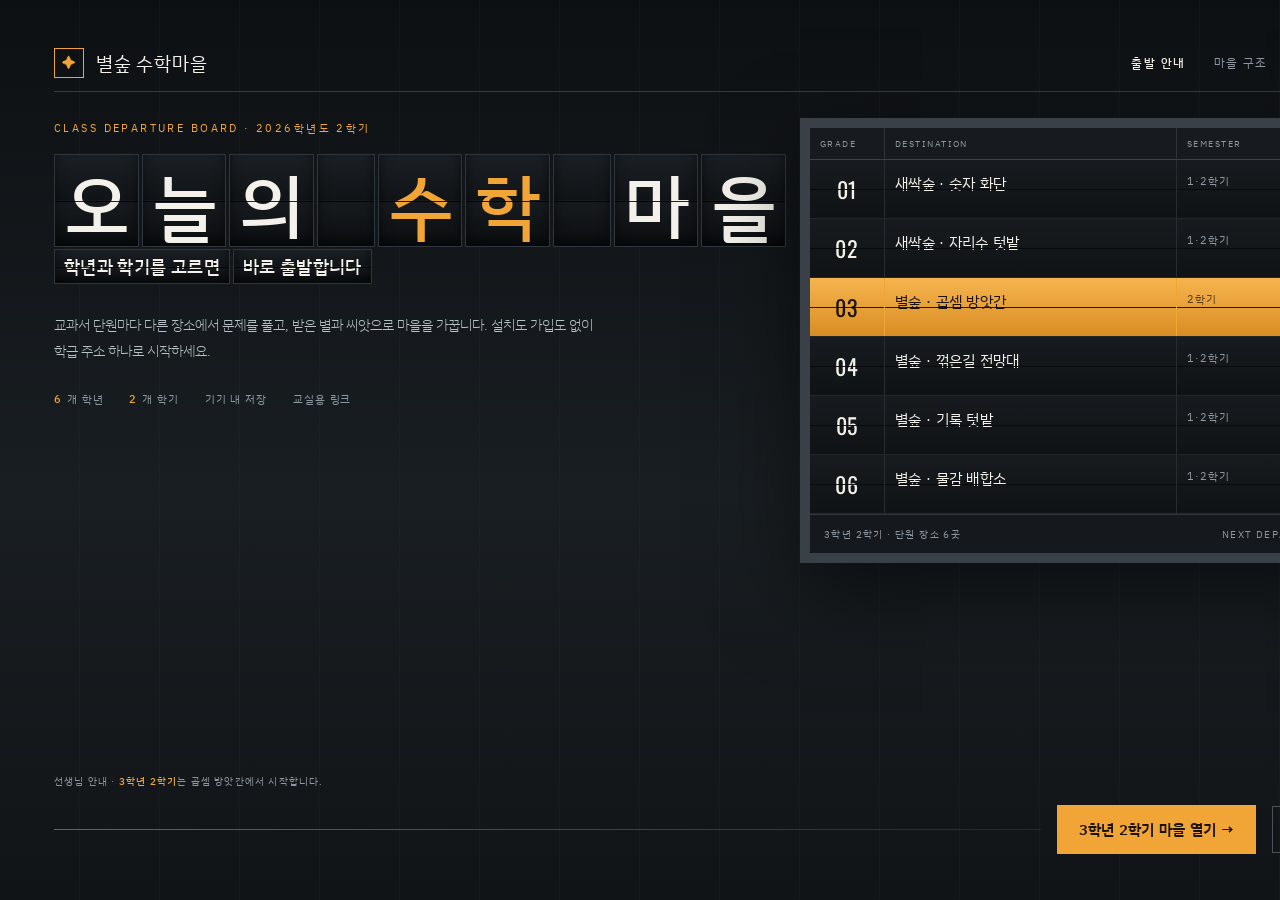
<file: .impeccable/mocks/decision/challenger-split-flap.html>
<!doctype html>
<html lang="ko">
<head>
<meta charset="utf-8">
<title>수업 편성표 — 방향 스케치</title>
<link rel="preconnect" href="https://fonts.googleapis.com">
<link rel="preconnect" href="https://fonts.gstatic.com" crossorigin>
<link href="https://fonts.googleapis.com/css2?family=IBM+Plex+Sans+KR:wght@300;400;500;600;700&family=Oswald:wght@300;400;500;600&display=swap" rel="stylesheet">
<style>
  :root{
    --steel:#171a1d; --steel-2:#20252a; --frame:#3a4047; --flap:#101214;
    --white:#f3f1ea; --dim:#8e979f; --amber:#f0a536; --red:#d95d4f; --green:#7da58c;
  }
  *{box-sizing:border-box}
  html,body{margin:0;width:1440px;height:900px;overflow:hidden}
  body{background:linear-gradient(180deg,#0d1013 0%,#191e22 55%,#111417 100%); color:var(--white); font-family:"IBM Plex Sans KR",sans-serif; position:relative}
  body::before{content:""; position:absolute; inset:0; background:repeating-linear-gradient(90deg, transparent 0 79px, rgba(255,255,255,.018) 79px 80px); pointer-events:none}
  .top{position:absolute; left:54px; right:54px; top:34px; height:58px; display:flex; align-items:center; justify-content:space-between; border-bottom:1px solid #353b42}
  .brand{display:flex; align-items:center; gap:12px; font-size:19px; letter-spacing:.04em}
  .brand .mark{width:30px;height:30px;border:1px solid var(--amber);display:grid;place-items:center;color:var(--amber);font-size:14px}
  nav{display:flex; gap:28px; font-size:12px; letter-spacing:.12em; color:var(--dim)}
  nav b{color:var(--white); font-weight:500}
  .hero{position:absolute; left:54px; top:120px; width:720px}
  .kicker{font-size:11px; letter-spacing:.22em; color:var(--amber); margin-bottom:18px}
  h1{font-family:"Oswald","IBM Plex Sans KR",sans-serif; font-weight:500; font-size:72px; line-height:1.02; letter-spacing:-.02em; margin:0; display:grid; gap:2px}
  .flaprow{display:flex; gap:3px; flex-wrap:nowrap}
  .flap{background:linear-gradient(180deg,#1b2025 0%,#111417 49%,#171b1f 50%,#0c0e10 100%); border:1px solid #30363d; padding:8px 10px 10px; min-width:58px; text-align:center; position:relative; box-shadow:inset 0 -6px 12px rgba(0,0,0,.55)}
  .flap::after{content:""; position:absolute; left:0; right:0; top:50%; height:1px; background:#000; opacity:.85}
  .flap.amber{color:var(--amber)}
  .flap.small{font-family:"IBM Plex Sans KR",sans-serif; font-size:18px; letter-spacing:.02em; padding:7px 9px; min-width:auto}
  .lead{font-size:14px; line-height:1.9; color:#b8c1c8; margin:28px 0 0; max-width:540px; font-weight:300}
  .facts{display:flex; gap:26px; margin-top:26px; font-size:11px; letter-spacing:.08em; color:var(--dim)}
  .facts b{color:var(--amber); font-weight:500; margin-right:5px}
  .board{position:absolute; right:54px; top:118px; width:586px; border:10px solid var(--frame); background:#0e1113; box-shadow:0 30px 80px rgba(0,0,0,.5)}
  .board-head{display:grid; grid-template-columns:74px 1fr 116px 82px; gap:1px; background:#2f353b; border-bottom:1px solid #3b4249}
  .board-head span{background:#171b1f; color:var(--dim); font-size:9px; letter-spacing:.16em; padding:9px 10px}
  .row{display:grid; grid-template-columns:74px 1fr 116px 82px; gap:1px; background:#272c31; border-bottom:1px solid #22272c; cursor:pointer}
  .row > div{background:linear-gradient(180deg,#171b1f,#101315); padding:13px 10px; position:relative}
  .row > div::after{content:""; position:absolute; left:0; right:0; top:50%; height:1px; background:#08090a; opacity:.9}
  .row .num{font-family:"Oswald",sans-serif; font-size:22px; color:var(--white); text-align:center; letter-spacing:.04em}
  .row .dest{font-size:15px; letter-spacing:.02em}
  .row .sem{font-size:11px; color:var(--dim); letter-spacing:.08em}
  .row .status{font-size:10px; letter-spacing:.12em; color:var(--dim); display:flex; align-items:center; gap:6px}
  .row .status i{width:6px;height:6px;border-radius:50%;background:var(--green);display:inline-block}
  .row.sel{background:var(--amber)}
  .row.sel > div{background:linear-gradient(180deg,#f6b44e,#d88d23); color:#1b1307}
  .row.sel .num,.row.sel .dest{color:#1b1307}
  .row.sel .sem{color:#5a3c11}
  .row.sel .status{color:#3d2a0e}
  .row.sel .status i{background:#1b1307}
  .board-foot{display:flex; align-items:center; justify-content:space-between; padding:12px 14px; background:#15191d; border-top:1px solid #30363d}
  .board-foot span{font-size:10px; letter-spacing:.14em; color:var(--dim)}
  .actionbar{position:absolute; left:54px; right:54px; bottom:46px; display:flex; align-items:center; gap:16px}
  .actionbar .line{flex:1; height:1px; background:linear-gradient(90deg,rgba(240,165,54,.5),rgba(255,255,255,.08))}
  .primary{background:var(--amber); color:#1b1307; text-decoration:none; font-size:15px; font-weight:600; padding:14px 22px; letter-spacing:.02em}
  .secondary{border:1px solid #4a5158; color:var(--white); text-decoration:none; font-size:12px; padding:14px 18px; letter-spacing:.04em}
  .note{position:absolute; left:54px; bottom:112px; font-size:10px; letter-spacing:.12em; color:var(--dim)}
  .note b{color:var(--amber); font-weight:500}
</style>
</head>
<body>
<div class="top"><div class="brand"><span class="mark">✦</span>별숲 수학마을</div><nav><b>출발 안내</b><span>마을 구조</span><span>교구</span><span>선생님</span></nav></div>

<section class="hero">
  <div class="kicker">CLASS DEPARTURE BOARD · 2026학년도 2학기</div>
  <h1>
    <div class="flaprow"><span class="flap">오</span><span class="flap">늘</span><span class="flap">의</span><span class="flap"> </span><span class="flap amber">수</span><span class="flap amber">학</span><span class="flap amber"> </span><span class="flap">마</span><span class="flap">을</span></div>
    <div class="flaprow"><span class="flap small">학년과 학기를 고르면</span><span class="flap small">바로 출발합니다</span></div>
  </h1>
  <p class="lead">교과서 단원마다 다른 장소에서 문제를 풀고, 받은 별과 씨앗으로 마을을 가꿉니다. 설치도 가입도 없이 학급 주소 하나로 시작하세요.</p>
  <div class="facts"><span><b>6</b>개 학년</span><span><b>2</b>개 학기</span><span>기기 내 저장</span><span>교실용 링크</span></div>
</section>

<section class="board" aria-label="학년별 수업 편성표">
  <div class="board-head"><span>GRADE</span><span>DESTINATION</span><span>SEMESTER</span><span>STATUS</span></div>
  <div class="row"><div class="num">01</div><div class="dest">새싹숲 · 숫자 화단</div><div class="sem">1·2학기</div><div class="status"><i></i>OPEN</div></div>
  <div class="row"><div class="num">02</div><div class="dest">새싹숲 · 자리수 텃밭</div><div class="sem">1·2학기</div><div class="status"><i></i>OPEN</div></div>
  <div class="row sel"><div class="num">03</div><div class="dest">별숲 · 곱셈 방앗간</div><div class="sem">2학기</div><div class="status"><i></i>NOW</div></div>
  <div class="row"><div class="num">04</div><div class="dest">별숲 · 꺾은길 전망대</div><div class="sem">1·2학기</div><div class="status"><i></i>OPEN</div></div>
  <div class="row"><div class="num">05</div><div class="dest">별숲 · 기록 텃밭</div><div class="sem">1·2학기</div><div class="status"><i></i>OPEN</div></div>
  <div class="row"><div class="num">06</div><div class="dest">별숲 · 물감 배합소</div><div class="sem">1·2학기</div><div class="status"><i></i>OPEN</div></div>
  <div class="board-foot"><span>3학년 2학기 · 단원 장소 6곳</span><span>NEXT DEPARTURE 00:00</span></div>
</section>

<div class="note">선생님 안내 · <b>3학년 2학기</b>는 곱셈 방앗간에서 시작합니다.</div>
<div class="actionbar"><div class="line"></div><a class="primary" href="#">3학년 2학기 마을 열기 →</a><a class="secondary" href="#">학급 주소 복사</a></div>
</body>
</html>
</file>
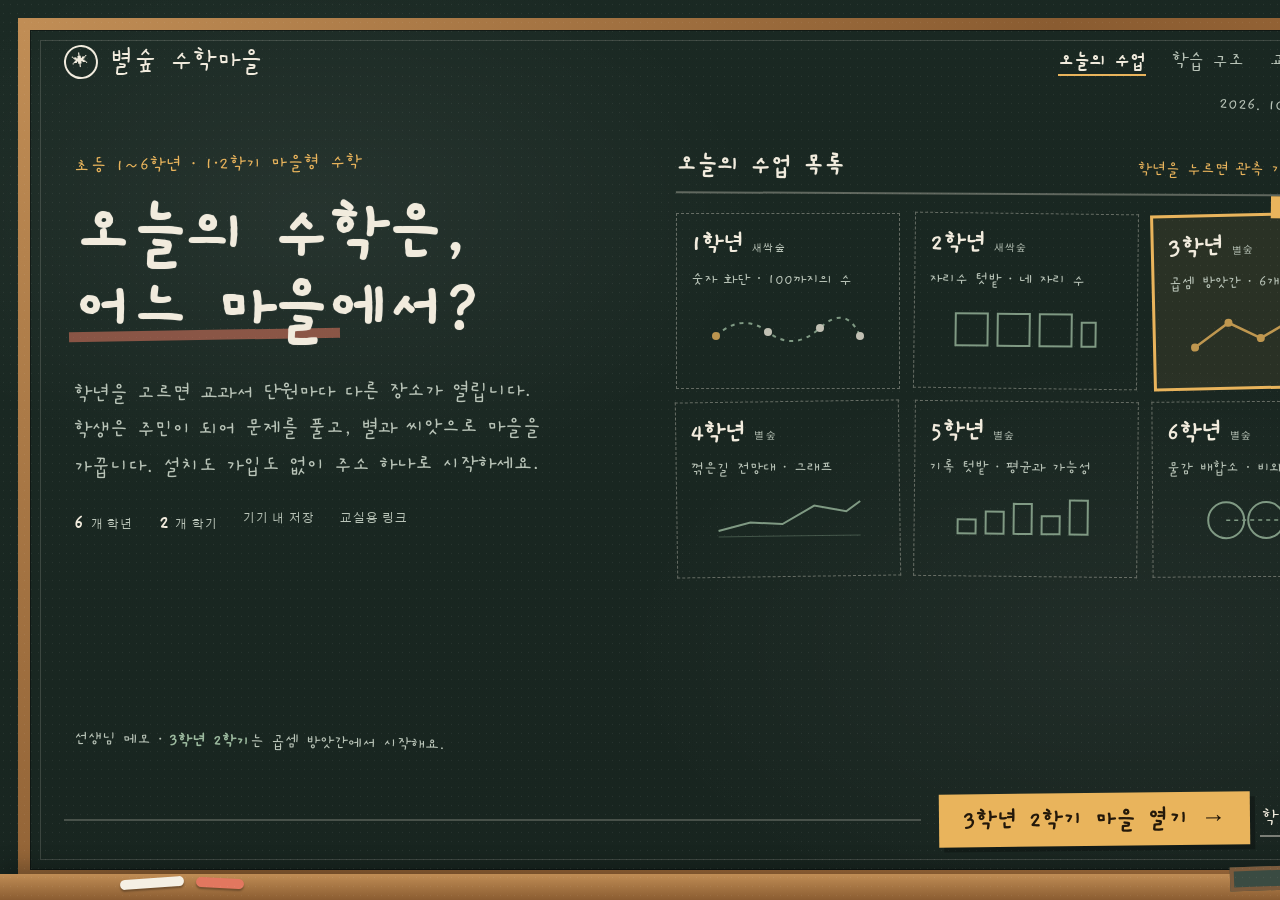
<file: .impeccable/mocks/decision/pick.html>
<!doctype html>
<html lang="ko">
<head>
<meta charset="utf-8">
<title>칠판 수업 보드 — 방향 스케치</title>
<link rel="preconnect" href="https://fonts.googleapis.com">
<link rel="preconnect" href="https://fonts.gstatic.com" crossorigin>
<link href="https://fonts.googleapis.com/css2?family=Gaegu:wght@300;400;700&family=Gothic+A1:wght@300;400;500;600&display=swap" rel="stylesheet">
<style>
  :root{
    --board:#1b2a24; --board-2:#17231e; --chalk:#f1ebdd; --chalk-dim:#b9c4b8;
    --wood:#a97945; --wood-dark:#6e4a29; --coral:#e2775f; --amber:#e9b45c; --sage:#9cba9f;
  }
  *{box-sizing:border-box}
  html,body{margin:0;width:1440px;height:900px;overflow:hidden}
  body{
    background:
      radial-gradient(ellipse at 22% 24%, rgba(255,255,255,.055), transparent 28%),
      radial-gradient(ellipse at 78% 72%, rgba(255,255,255,.04), transparent 32%),
      linear-gradient(160deg, var(--board) 0%, var(--board-2) 100%);
    color:var(--chalk); font-family:"Gothic A1",sans-serif; position:relative;
  }
  body::after{
    content:""; position:absolute; inset:0; pointer-events:none; opacity:.5;
    background-image:radial-gradient(rgba(255,255,255,.12) .6px, transparent .8px);
    background-size:7px 9px;
  }
  .frame{position:absolute; inset:18px; border:12px solid var(--wood); border-image:linear-gradient(135deg,#c08d55,#8a5c31 46%,#b57a43) 1; box-shadow:inset 0 0 0 1px rgba(0,0,0,.4)}
  .frame::after{content:""; position:absolute; inset:10px; border:1px solid rgba(241,235,221,.16); pointer-events:none}
  header{position:absolute; left:64px; right:64px; top:44px; display:flex; justify-content:space-between; align-items:center; z-index:2}
  .brand{font-family:"Gaegu",cursive; font-size:28px; letter-spacing:.02em; display:flex; gap:12px; align-items:center}
  .brand .mark{width:34px;height:34px;border:2px solid var(--chalk);border-radius:50%;display:grid;place-items:center;font-size:18px;transform:rotate(-7deg)}
  nav{display:flex; gap:26px; font-family:"Gaegu",cursive; font-size:20px; color:var(--chalk-dim)}
  nav b{color:var(--chalk); font-weight:700; text-decoration:underline; text-decoration-color:var(--amber); text-underline-offset:8px}
  .date{position:absolute; right:64px; top:96px; font-family:"Gaegu",cursive; font-size:17px; color:var(--chalk-dim); transform:rotate(2deg)}
  .hero{position:absolute; left:74px; top:150px; width:520px; z-index:2}
  .eyebrow{font-family:"Gaegu",cursive; font-size:19px; color:var(--amber); letter-spacing:.03em; transform:rotate(-1deg)}
  h1{font-family:"Gaegu",cursive; font-weight:700; font-size:72px; line-height:1.06; margin:20px 0 0; letter-spacing:-.03em; text-shadow:0 0 1px rgba(255,255,255,.4)}
  h1 span{display:inline-block; position:relative}
  h1 span::after{content:""; position:absolute; left:-2%; right:-4%; bottom:8px; height:10px; background:var(--coral); opacity:.55; transform:rotate(-1deg); z-index:-1}
  .lead{font-family:"Gaegu",cursive; font-size:22px; line-height:1.65; color:var(--chalk-dim); margin:26px 0 0; max-width:470px; transform:rotate(-.4deg)}
  .facts{display:flex; gap:26px; margin-top:28px; font-family:"Gothic A1",sans-serif; font-size:12px; color:var(--chalk-dim); letter-spacing:.06em}
  .facts b{font-family:"Gaegu",cursive; font-size:20px; color:var(--chalk); margin-right:6px}
  .lesson{position:absolute; right:64px; top:150px; width:700px; z-index:2}
  .lesson-head{display:flex; align-items:baseline; justify-content:space-between; border-bottom:2px solid rgba(241,235,221,.32); padding-bottom:10px; transform:rotate(.3deg)}
  .lesson-head b{font-family:"Gaegu",cursive; font-size:26px; font-weight:700}
  .lesson-head span{font-family:"Gaegu",cursive; font-size:17px; color:var(--amber)}
  .cols{display:grid; grid-template-columns:repeat(3,1fr); gap:12px 14px; margin-top:18px}
  .col{position:relative; min-height:176px; padding:14px 14px 12px; border:1px dashed rgba(241,235,221,.35); transform:rotate(var(--r,0deg))}
  .col b{font-family:"Gaegu",cursive; font-size:26px; font-weight:700; display:flex; align-items:baseline; gap:8px}
  .col b small{font-family:"Gothic A1",sans-serif; font-size:10px; letter-spacing:.14em; color:var(--chalk-dim); font-weight:400}
  .col p{font-family:"Gaegu",cursive; font-size:16px; line-height:1.45; color:var(--chalk-dim); margin:8px 0 0}
  .col svg{display:block; width:100%; height:54px; margin-top:10px; opacity:.78}
  .col.sel{border:3px solid var(--amber); background:rgba(233,180,92,.08); transform:rotate(-1.3deg)}
  .col.sel::before{content:"오늘의 수업"; position:absolute; top:-18px; right:8px; background:var(--amber); color:#24180a; font-family:"Gaegu",cursive; font-size:16px; padding:1px 10px; transform:rotate(2deg)}
  .col:nth-child(2){--r:.7deg}.col:nth-child(3){--r:-.5deg}.col:nth-child(4){--r:-.8deg}.col:nth-child(5){--r:.6deg}.col:nth-child(6){--r:-.4deg}
  .tray{position:absolute; left:64px; right:64px; bottom:54px; display:flex; align-items:center; gap:18px; z-index:2}
  .chalk-line{flex:1; height:2px; background:rgba(241,235,221,.22)}
  .action{display:flex; gap:10px; align-items:center}
  .primary{font-family:"Gaegu",cursive; font-size:25px; font-weight:700; color:#23180a; background:var(--amber); padding:11px 24px; text-decoration:none; transform:rotate(-.6deg); box-shadow:5px 5px 0 rgba(0,0,0,.28)}
  .secondary{font-family:"Gaegu",cursive; font-size:20px; color:var(--chalk); text-decoration:none; border-bottom:2px solid rgba(241,235,221,.45); padding:4px 2px}
  .ledge{position:absolute; left:0; right:0; bottom:0; height:26px; background:linear-gradient(180deg,#c08d55,#8a5c31); box-shadow:0 -8px 20px rgba(0,0,0,.25)}
  .chalk-stick{position:absolute; bottom:12px; width:64px; height:10px; border-radius:6px; background:#f5f0e4; box-shadow:0 2px 2px rgba(0,0,0,.3)}
  .chalk-stick.one{left:120px; transform:rotate(-4deg)}
  .chalk-stick.two{left:196px; width:48px; background:var(--coral); transform:rotate(3deg)}
  .eraser{position:absolute; right:120px; bottom:10px; width:90px; height:24px; background:#3a4b42; border:4px solid #7a5a3c; transform:rotate(-2deg)}
  .note{position:absolute; left:74px; bottom:148px; font-family:"Gaegu",cursive; font-size:17px; color:var(--chalk-dim); transform:rotate(1deg)}
  .note b{color:var(--sage)}
</style>
</head>
<body>
<div class="frame"></div>
<header>
  <div class="brand"><span class="mark">✶</span>별숲 수학마을</div>
  <nav><b>오늘의 수업</b><span>학습 구조</span><span>교구</span><span>선생님</span></nav>
</header>
<div class="date">2026. 10. 25. · 2학기</div>

<section class="hero">
  <div class="eyebrow">초등 1~6학년 · 1·2학기 마을형 수학</div>
  <h1>오늘의 수학은,<br><span>어느 마을</span>에서?</h1>
  <p class="lead">학년을 고르면 교과서 단원마다 다른 장소가 열립니다. 학생은 주민이 되어 문제를 풀고, 별과 씨앗으로 마을을 가꿉니다. 설치도 가입도 없이 주소 하나로 시작하세요.</p>
  <div class="facts"><span><b>6</b>개 학년</span><span><b>2</b>개 학기</span><span>기기 내 저장</span><span>교실용 링크</span></div>
</section>

<section class="lesson">
  <div class="lesson-head"><b>오늘의 수업 목록</b><span>학년을 누르면 관측 기록이 바뀝니다</span></div>
  <div class="cols">
    <div class="col"><b>1학년 <small>새싹숲</small></b><p>숫자 화단 · 100까지의 수</p><svg viewBox="0 0 160 54"><path d="M8 34 Q34 10 60 30 T112 26 T152 34" fill="none" stroke="#9cba9f" stroke-width="2" stroke-dasharray="4 5"/><circle cx="8" cy="34" r="4" fill="#e9b45c"/><circle cx="60" cy="30" r="4" fill="#f1ebdd"/><circle cx="112" cy="26" r="4" fill="#f1ebdd"/><circle cx="152" cy="34" r="4" fill="#f1ebdd"/></svg></div>
    <div class="col"><b>2학년 <small>새싹숲</small></b><p>자리수 텃밭 · 네 자리 수</p><svg viewBox="0 0 160 54"><rect x="10" y="12" width="32" height="32" fill="none" stroke="#9cba9f" stroke-width="2"/><rect x="52" y="12" width="32" height="32" fill="none" stroke="#9cba9f" stroke-width="2"/><rect x="94" y="12" width="32" height="32" fill="none" stroke="#9cba9f" stroke-width="2"/><rect x="136" y="20" width="14" height="24" fill="none" stroke="#9cba9f" stroke-width="2"/></svg></div>
    <div class="col sel"><b>3학년 <small>별숲</small></b><p>곱셈 방앗간 · 6개 장소</p><svg viewBox="0 0 160 54"><path d="M10 42 L44 18 L76 34 L112 14 L150 32" fill="none" stroke="#e9b45c" stroke-width="2.5"/><circle cx="10" cy="42" r="4" fill="#e9b45c"/><circle cx="44" cy="18" r="4" fill="#e9b45c"/><circle cx="76" cy="34" r="4" fill="#e9b45c"/><circle cx="112" cy="14" r="4" fill="#e9b45c"/><circle cx="150" cy="32" r="4" fill="#e9b45c"/></svg></div>
    <div class="col"><b>4학년 <small>별숲</small></b><p>꺾은길 전망대 · 그래프</p><svg viewBox="0 0 160 54"><path d="M10 40 L42 32 L74 34 L106 16 L138 22 L152 12" fill="none" stroke="#9cba9f" stroke-width="2"/><path d="M10 46 L152 46" stroke="#9cba9f" stroke-width="1" opacity=".4"/></svg></div>
    <div class="col"><b>5학년 <small>별숲</small></b><p>기록 텃밭 · 평균과 가능성</p><svg viewBox="0 0 160 54"><rect x="12" y="30" width="18" height="14" fill="none" stroke="#9cba9f" stroke-width="2"/><rect x="40" y="22" width="18" height="22" fill="none" stroke="#9cba9f" stroke-width="2"/><rect x="68" y="14" width="18" height="30" fill="none" stroke="#9cba9f" stroke-width="2"/><rect x="96" y="26" width="18" height="18" fill="none" stroke="#9cba9f" stroke-width="2"/><rect x="124" y="10" width="18" height="34" fill="none" stroke="#9cba9f" stroke-width="2"/></svg></div>
    <div class="col"><b>6학년 <small>별숲</small></b><p>물감 배합소 · 비와 비례</p><svg viewBox="0 0 160 54"><circle cx="42" cy="30" r="18" fill="none" stroke="#9cba9f" stroke-width="2"/><circle cx="82" cy="30" r="18" fill="none" stroke="#9cba9f" stroke-width="2"/><circle cx="122" cy="30" r="18" fill="none" stroke="#9cba9f" stroke-width="2"/><path d="M42 30 L82 30 L122 30" stroke="#9cba9f" stroke-width="1.5" stroke-dasharray="4 4"/></svg></div>
  </div>
</section>

<div class="note">선생님 메모 · <b>3학년 2학기</b>는 곱셈 방앗간에서 시작해요.</div>
<div class="tray">
  <div class="chalk-line"></div>
  <div class="action"><a class="primary" href="#">3학년 2학기 마을 열기 →</a><a class="secondary" href="#">학급 주소 복사</a></div>
</div>
<div class="ledge"></div>
<div class="chalk-stick one"></div><div class="chalk-stick two"></div><div class="eraser"></div>
</body>
</html>
</file>
<file: assets/css/landing.css>
:root {
  --wall: #0C120F;
  --board: #1B2A24;
  --board-deep: #17231E;
  --chalk: #F1EBDD;
  --chalk-body: #DED8CA;
  --chalk-dim: #B9C4B8;
  --amber: #E9B45C;
  --amber-soft: rgba(233, 180, 92, .10);
  --coral: #E2775F;
  --sage: #9CBA9F;
  --wood: #8A6238;
  --wood-dark: #5C3D22;
  --wood-light: #B98A57;
  --line: rgba(241, 235, 221, .30);
  --line-soft: rgba(241, 235, 221, .14);
  --display: "Gaegu", "Gowun Dodum", "Apple SD Gothic Neo", sans-serif;
  --body: "Gowun Dodum", "Apple SD Gothic Neo", sans-serif;
  --brand: "Jua", "Apple SD Gothic Neo", sans-serif;
}

*,
*::before,
*::after { box-sizing: border-box; }
[hidden] { display: none !important; }
html { color-scheme: dark; scroll-behavior: smooth; }
body.landing {
  margin: 0;
  background:
    radial-gradient(ellipse at 50% -12%, #22362C 0%, transparent 56%),
    var(--wall);
  color: var(--chalk-body);
  font: 17px/1.75 var(--body);
  word-break: keep-all;
  -webkit-font-smoothing: antialiased;
  text-rendering: optimizeLegibility;
}
img { display: block; max-width: 100%; height: auto; }
a { color: inherit; }
button { font: inherit; }
p { margin: 0; }
:focus-visible {
  outline: 3px solid var(--chalk);
  outline-offset: 3px;
  border-radius: 2px;
  box-shadow: 0 0 0 6px rgba(233, 180, 92, .42);
}
::selection { background: var(--amber); color: var(--board-deep); }
.sr-only {
  position: absolute; width: 1px; height: 1px; padding: 0; margin: -1px;
  overflow: hidden; clip: rect(0, 0, 0, 0); white-space: nowrap; border: 0;
}
.skip {
  position: absolute; left: -999px; top: 8px; z-index: 100;
  background: var(--amber); color: var(--board-deep);
  padding: 8px 14px; border-radius: 2px; font-family: var(--display); font-weight: 700;
}
.skip:focus { left: 10px; }

/* Board frame */
.board {
  width: min(1680px, calc(100% - clamp(16px, 3vw, 40px)));
  margin: clamp(8px, 1.6vw, 20px) auto;
  padding: 10px;
  border-radius: 4px;
  background:
    radial-gradient(ellipse at 20% 0%, rgba(255, 255, 255, .12), transparent 55%),
    linear-gradient(135deg, #C08D55 0%, #8A5C31 42%, #B57A43 100%);
  box-shadow: 0 30px 80px rgba(0, 0, 0, .52);
}
.board-inner {
  position: relative;
  overflow: hidden;
  border-radius: 1px;
  background-color: var(--board);
  background-image:
    radial-gradient(ellipse at 14% 6%, rgba(255, 255, 255, .055), transparent 33%),
    radial-gradient(ellipse at 84% 38%, rgba(255, 255, 255, .035), transparent 36%),
    radial-gradient(rgba(241, 235, 221, .10) .6px, transparent .8px);
  background-size: auto, auto, 7px 9px;
}
.board-inner > * { position: relative; z-index: 1; }

/* Header */
.board-head {
  display: flex;
  align-items: center;
  gap: clamp(12px, 2vw, 28px);
  flex-wrap: wrap;
  padding: clamp(16px, 2.4vw, 28px) clamp(20px, 4.5vw, 64px);
  border-bottom: 1px solid var(--line-soft);
}
.brand {
  display: inline-flex;
  align-items: center;
  gap: 8px;
  flex-shrink: 0;
  padding: 5px 13px 4px;
  border-radius: 2px;
  background: #F1E7D2;
  color: #2A241C;
  font-family: var(--brand);
  font-size: 1.24rem;
  line-height: 1.3;
  text-decoration: none;
  transform: rotate(-.8deg);
  box-shadow: 0 4px 12px rgba(0, 0, 0, .32);
}
.brand-mark { width: 25px; height: 25px; color: #1F6E5C; }
.brand-mark svg { display: block; width: 100%; height: 100%; }
.board-nav {
  display: flex;
  align-items: center;
  gap: clamp(10px, 1.7vw, 24px);
  margin-left: auto;
}
.board-nav a {
  padding: 3px 0;
  border-bottom: 2px solid transparent;
  color: var(--chalk-dim);
  font-family: var(--display);
  font-size: 1.02rem;
  text-decoration: none;
  white-space: nowrap;
}
.board-nav a:hover { color: var(--chalk); border-color: var(--amber); }
.board-nav a:focus-visible { color: var(--chalk); }
.board-date {
  margin: 0;
  color: var(--chalk-dim);
  font-family: var(--display);
  font-size: .92rem;
  white-space: nowrap;
}
.date-sep { margin: 0 5px; color: var(--sage); }

/* First viewport */
.lesson-board {
  display: flex;
  flex-direction: column;
  min-height: calc(100svh - 150px);
  padding: clamp(24px, 3vw, 40px) clamp(20px, 4.5vw, 64px) clamp(18px, 2.4vw, 30px);
}
.board-grid {
  flex: 1;
  display: grid;
  grid-template-columns: minmax(0, .84fr) minmax(0, 1.16fr);
  gap: clamp(24px, 3.6vw, 56px);
  align-items: start;
}
.hero-col {
  display: flex;
  flex-direction: column;
  gap: clamp(14px, 2vw, 22px);
  padding-top: clamp(2px, .8vw, 10px);
  min-width: 0;
}
.chalk-title {
  margin: 0;
  color: var(--chalk);
  font-family: var(--display);
  font-size: clamp(2.7rem, 5.2vw, 4.75rem);
  font-weight: 700;
  letter-spacing: -.025em;
  line-height: 1.04;
  text-wrap: balance;
}
.chalk-mark { position: relative; display: inline-block; }
.chalk-mark::after {
  content: "";
  position: absolute;
  left: -3%;
  right: -4%;
  bottom: .08em;
  height: .13em;
  border-radius: 50%;
  background: var(--coral);
  opacity: .62;
  transform: rotate(-.7deg);
}
.hero-lead {
  max-width: 30em;
  color: var(--chalk-body);
  font-size: clamp(1rem, 1.3vw, 1.12rem);
  line-height: 1.7;
}
.facts {
  display: flex;
  flex-wrap: wrap;
  gap: 10px 24px;
  margin: 0;
  padding: 0;
  list-style: none;
}
.facts li {
  display: flex;
  align-items: center;
  gap: 6px;
  color: var(--chalk-dim);
  font-size: .82rem;
  letter-spacing: .01em;
}
.facts b {
  color: var(--amber);
  font-family: var(--display);
  font-size: 1.5rem;
  font-weight: 700;
  line-height: 1;
}
.fact-dot {
  display: inline-block;
  width: 6px;
  height: 6px;
  border-radius: 50%;
  background: var(--sage);
  margin-right: 2px;
}
.hero-hint {
  display: flex;
  align-items: center;
  gap: 10px;
  margin-top: 4px;
  color: var(--chalk-dim);
  font-size: .86rem;
}
.hero-hint svg {
  width: 46px;
  height: 25px;
  flex: none;
  color: var(--sage);
}

.lesson-col {
  display: flex;
  flex-direction: column;
  gap: 12px;
  min-width: 0;
}
.lesson-head {
  display: flex;
  align-items: flex-end;
  justify-content: space-between;
  gap: 10px;
  flex-wrap: wrap;
  padding-bottom: 8px;
  border-bottom: 1px solid var(--line);
}
.lesson-title {
  margin: 0;
  font-size: clamp(1.35rem, 1.8vw, 1.65rem);
}
.sem-switch { display: inline-flex; align-items: center; gap: 2px; }
.sem-btn {
  position: relative;
  padding: 5px 6px;
  border: 0;
  background: transparent;
  color: var(--chalk-dim);
  font-family: var(--display);
  font-size: .98rem;
  cursor: pointer;
}
.sem-btn::after {
  content: "";
  position: absolute;
  left: 5px;
  right: 5px;
  bottom: 0;
  height: 2px;
  border-radius: 50%;
  background: transparent;
}
.sem-btn[aria-pressed="true"] { color: var(--chalk); }
.sem-btn[aria-pressed="true"]::after { background: var(--amber); }
.sem-btn:hover { color: var(--chalk); }
.now {
  display: none;
  margin-left: 4px;
  padding: 1px 5px;
  border-radius: 2px;
  background: var(--amber);
  color: #23180A;
  font-family: var(--body);
  font-size: .7rem;
  letter-spacing: .02em;
  vertical-align: 2px;
}
.sem-btn.is-now .now { display: inline-block; }

.grade-grid {
  display: grid;
  grid-template-columns: repeat(3, minmax(0, 1fr));
  gap: clamp(10px, 1.2vw, 16px);
}
.grade-cell {
  position: relative;
  display: flex;
  flex-direction: column;
  gap: 6px;
  min-height: clamp(122px, 12vw, 148px);
  padding: 12px 12px 8px;
  border: 1px dashed var(--line);
  border-radius: 4px;
  background: transparent;
  color: var(--chalk);
  text-align: left;
  cursor: pointer;
  overflow: visible;
  transition: background .18s ease, border-color .18s ease, transform .18s ease;
}
@media (hover: hover) {
  .grade-cell:hover {
    background: rgba(241, 235, 221, .045);
    border-color: var(--chalk-dim);
  }
}
.grade-cell[aria-pressed="true"] {
  border-color: transparent;
  background: var(--amber-soft);
}
.grade-cell:focus-visible { outline-offset: 5px; }
.grade-line { display: flex; align-items: baseline; gap: 4px; }
.grade-num {
  color: var(--chalk);
  font-family: var(--display);
  font-size: 1.65rem;
  font-weight: 700;
  line-height: 1;
}
.grade-name {
  color: var(--chalk);
  font-family: var(--display);
  font-size: 1.02rem;
}
.grade-tag {
  margin-left: auto;
  color: var(--sage);
  font-family: var(--body);
  font-size: .7rem;
  letter-spacing: .02em;
}
.cell-label {
  margin-top: auto;
  color: var(--sage);
  font-size: .7rem;
  letter-spacing: .06em;
  line-height: 1.2;
}
.cell-unit {
  margin-top: 2px;
  color: var(--chalk-dim);
  font-size: .79rem;
  line-height: 1.45;
}
.grade-cell[aria-pressed="true"] .cell-unit { color: var(--chalk-body); }
.cell-doodle {
  width: 100%;
  height: 30px;
  margin-top: 2px;
  color: var(--sage);
  opacity: .7;
  fill: none;
  stroke: currentColor;
  stroke-width: 2;
  stroke-linecap: round;
  stroke-linejoin: round;
}
.grade-cell[aria-pressed="true"] .cell-doodle { color: var(--amber); opacity: .9; }
.cell-tag {
  position: absolute;
  top: -10px;
  right: 10px;
  padding: 1px 7px;
  border-radius: 2px;
  background: var(--amber);
  color: #23180A;
  font-family: var(--display);
  font-size: .72rem;
  font-weight: 700;
  line-height: 1.2;
  white-space: nowrap;
  transform: rotate(1.2deg);
  opacity: 0;
  visibility: hidden;
  transition: opacity .16s ease;
}
.grade-cell[aria-pressed="true"] .cell-tag { opacity: 1; visibility: visible; }
.cell-ring {
  position: absolute;
  inset: -6px;
  width: calc(100% + 12px);
  height: calc(100% + 12px);
  overflow: visible;
  pointer-events: none;
  opacity: 0;
}
.cell-ring path {
  fill: none;
  stroke-linecap: round;
  stroke-dasharray: 1;
  stroke-dashoffset: 1;
  vector-effect: non-scaling-stroke;
}
.ring-main { stroke: var(--amber); stroke-width: 2.6; }
.ring-soft { stroke: var(--chalk-dim); stroke-width: 1; opacity: .25; }
.grade-cell[aria-pressed="true"] .cell-ring { opacity: 1; }
.grade-cell[aria-pressed="true"] .cell-ring path {
  animation: drawRing .55s cubic-bezier(.16, 1, .3, 1) forwards;
}
@keyframes drawRing { to { stroke-dashoffset: 0; } }

.plan { padding-top: 10px; border-top: 1px dashed var(--line); }
.plan-head {
  display: flex;
  align-items: baseline;
  justify-content: space-between;
  gap: 8px;
  flex-wrap: wrap;
}
.plan-head h3 { font-size: 1.02rem; }
.plan-meta { color: var(--chalk-dim); font-size: .72rem; }
.plan-list {
  display: grid;
  grid-template-columns: repeat(auto-fit, minmax(92px, 1fr));
  gap: 8px 10px;
  margin: 8px 0 0;
  padding: 0;
  list-style: none;
}
.plan-list li { position: relative; min-width: 0; padding-left: 18px; }
.plan-num {
  position: absolute;
  left: 0;
  top: 2px;
  display: grid;
  place-items: center;
  width: 13px;
  height: 13px;
  border: 1px solid var(--sage);
  border-radius: 50%;
  color: var(--sage);
  font-size: .56rem;
  line-height: 1;
}
.plan-place {
  display: block;
  color: var(--chalk);
  font-family: var(--display);
  font-size: .84rem;
  line-height: 1.25;
}
.plan-unit {
  display: block;
  color: var(--chalk-dim);
  font-size: .7rem;
  line-height: 1.35;
}
.plan-list li:first-child .plan-num { border-color: var(--amber); color: var(--amber); }
.plan-list li:first-child .plan-place { color: var(--amber); }

.tray-note {
  margin: clamp(12px, 1.8vw, 20px) 0 8px;
  color: var(--chalk-dim);
  font-size: .82rem;
}
.tray-note b { color: var(--sage); font-weight: 400; }
.tray {
  display: flex;
  align-items: center;
  justify-content: flex-end;
  gap: 12px 18px;
  flex-wrap: wrap;
  padding: 8px 14px;
  border-top: 3px solid var(--wood);
  border-bottom: 5px solid var(--wood-dark);
  background: linear-gradient(180deg, rgba(23, 35, 30, .9), rgba(18, 28, 24, .96));
  box-shadow: 0 10px 24px rgba(0, 0, 0, .28);
}
.btn-primary {
  display: inline-flex;
  align-items: center;
  gap: 8px;
  padding: 9px 18px;
  border: 0;
  border-radius: 3px;
  background: var(--amber);
  color: #23180A;
  font-family: var(--display);
  font-size: clamp(1rem, 1.3vw, 1.25rem);
  font-weight: 700;
  line-height: 1.2;
  text-decoration: none;
  cursor: pointer;
  box-shadow: 0 6px 18px rgba(0, 0, 0, .32);
  transition: background .18s ease, transform .18s ease, box-shadow .18s ease;
}
.btn-primary:hover { background: #F2C06C; transform: translateY(-1px); }
.btn-primary:active { transform: translateY(1px); box-shadow: 0 3px 10px rgba(0, 0, 0, .28); }
.btn-copy {
  padding: 6px 2px;
  border: 0;
  border-bottom: 1px solid var(--line);
  background: transparent;
  color: var(--chalk);
  font-family: var(--display);
  font-size: .96rem;
  cursor: pointer;
}
.btn-copy:hover { color: var(--amber); border-color: var(--amber); }
.btn-arrow {
  width: 18px;
  height: 11px;
  flex: none;
  fill: none;
  stroke: currentColor;
  stroke-width: 2;
  stroke-linecap: round;
  stroke-linejoin: round;
}
.btn-pulse { animation: chalkPulse 2.2s ease-in-out infinite; }
@keyframes chalkPulse {
  0%, 100% { box-shadow: 0 6px 18px rgba(0, 0, 0, .32), 0 0 0 0 rgba(233, 180, 92, .48); }
  50% { box-shadow: 0 6px 18px rgba(0, 0, 0, .32), 0 0 0 12px rgba(233, 180, 92, 0); }
}
.noscript {
  margin-top: 18px;
  padding: 12px 14px;
  border: 1px dashed var(--line);
  border-radius: 3px;
  color: var(--chalk-dim);
  font-size: .85rem;
}
.noscript p + p { margin-top: 6px; }
.noscript a { color: var(--chalk); }

/* Records */
.anchor { display: block; height: 0; }
.record {
  padding: clamp(42px, 6vw, 88px) clamp(20px, 4.5vw, 64px);
  border-top: 1px dashed var(--line-soft);
}
.record-head {
  display: grid;
  grid-template-columns: minmax(0, 1.05fr) minmax(0, .95fr);
  gap: 12px clamp(24px, 4vw, 60px);
  align-items: end;
  margin-bottom: clamp(22px, 3.5vw, 40px);
}
.record-head h2 {
  max-width: 16em;
  font-size: clamp(1.8rem, 3.1vw, 2.8rem);
  line-height: 1.12;
}
.record-lead {
  max-width: 34em;
  color: var(--chalk-dim);
  font-size: .98rem;
}
.plate-grid,
.compare-grid {
  display: grid;
  grid-template-columns: repeat(2, minmax(0, 1fr));
  gap: clamp(18px, 3vw, 34px);
}
.plate,
.compare { min-width: 0; margin: 0; }
.plate-photo {
  position: relative;
  padding: 7px;
  background: #F3EDDD;
  box-shadow: 0 12px 26px rgba(0, 0, 0, .32);
  transform: rotate(-.45deg);
}
.plate:nth-child(even) .plate-photo,
.compare:nth-child(2) .plate-photo { transform: rotate(.45deg); }
.plate-photo img {
  width: 100%;
  aspect-ratio: 4 / 3;
  object-fit: cover;
  background: #fff;
}
.magnet {
  position: absolute;
  top: -8px;
  left: 22px;
  z-index: 1;
  width: 16px;
  height: 16px;
  border-radius: 50%;
  background: radial-gradient(circle at 34% 30%, #F7D28C 0%, #E9B45C 44%, #9A6A24 100%);
  box-shadow: 0 3px 7px rgba(0, 0, 0, .38);
}
.plate:nth-child(even) .magnet,
.compare:nth-child(2) .magnet {
  left: auto;
  right: 22px;
  background: radial-gradient(circle at 34% 30%, #F3B2A2 0%, #E2775F 46%, #9C3F31 100%);
}
figcaption {
  display: flex;
  flex-direction: column;
  gap: 2px;
  margin-top: 12px;
}
figcaption b {
  color: var(--chalk);
  font-family: var(--display);
  font-size: 1rem;
  font-weight: 700;
}
figcaption span { color: var(--chalk-dim); font-size: .8rem; }
.compare-list {
  display: grid;
  gap: 4px;
  margin: 10px 0 0;
  padding: 0;
  list-style: none;
}
.compare-list li {
  position: relative;
  padding-left: 14px;
  color: var(--chalk-dim);
  font-size: .86rem;
}
.compare-list li::before {
  content: "";
  position: absolute;
  left: 0;
  top: .62em;
  width: 5px;
  height: 5px;
  border-radius: 50%;
  background: var(--sage);
}
.tool-photo {
  position: relative;
  margin: 0 0 26px;
  padding: 7px;
  background: #F3EDDD;
  box-shadow: 0 12px 26px rgba(0, 0, 0, .32);
  transform: rotate(-.25deg);
}
.tool-photo .magnet { left: 50%; margin-left: -8px; top: -8px; }
.tool-photo img {
  width: 100%;
  aspect-ratio: 1164 / 271;
  object-fit: cover;
  background: #fff;
}
.tool-notes {
  display: grid;
  grid-template-columns: repeat(3, minmax(0, 1fr));
  gap: 16px clamp(20px, 3vw, 36px);
}
.tool-note {
  padding-top: 10px;
  border-top: 1px solid var(--line-soft);
}
.tool-note h3 { font-size: 1.05rem; }
.tool-note p { margin-top: 4px; color: var(--chalk-dim); font-size: .88rem; }
.loop-grid {
  display: grid;
  grid-template-columns: minmax(0, 1.08fr) minmax(0, .92fr);
  gap: clamp(24px, 4vw, 54px);
  align-items: center;
}
.loop-art { width: 100%; height: auto; color: var(--sage); }
.loop-art text {
  fill: var(--chalk);
  font-family: var(--display);
  font-size: 17px;
}
.loop-node circle { fill: var(--board); stroke: var(--sage); stroke-width: 2; }
.loop-node.start circle { stroke: var(--amber); }
.loop-node.start text { fill: var(--amber); }
.loop-notes { display: grid; gap: 14px; }
.loop-note {
  padding-top: 9px;
  border-top: 1px solid var(--line-soft);
}
.loop-note h3 { font-size: 1.02rem; }
.loop-note p { margin-top: 3px; color: var(--chalk-dim); font-size: .86rem; }
.teacher-grid {
  display: grid;
  grid-template-columns: minmax(0, .92fr) minmax(0, 1.08fr);
  gap: clamp(26px, 4vw, 56px);
  align-items: start;
}
.teacher-notes {
  display: grid;
  grid-template-columns: 1fr 1fr;
  gap: 16px 24px;
}
.teacher-note {
  padding-top: 10px;
  border-top: 1px solid var(--line-soft);
}
.teacher-note h3 { font-size: 1.02rem; }
.teacher-note p { margin-top: 4px; color: var(--chalk-dim); font-size: .86rem; }
.closing { min-width: 0; }
.closing-photo {
  position: relative;
  margin: 0;
  padding: 7px;
  background: #F3EDDD;
  box-shadow: 0 12px 26px rgba(0, 0, 0, .32);
  transform: rotate(.4deg);
}
.closing-photo img {
  width: 100%;
  aspect-ratio: 4 / 3;
  object-fit: cover;
  background: #fff;
}
.closing-body { margin-top: 18px; }
.closing-body h3 { font-size: clamp(1.5rem, 2.4vw, 2rem); }
.closing-body > p {
  max-width: 32em;
  margin-top: 4px;
  color: var(--chalk-dim);
  font-size: .9rem;
}
.closing-actions {
  display: flex;
  align-items: center;
  gap: 12px;
  flex-wrap: wrap;
  margin-top: 14px;
}
.teacher-tools-line {
  display: flex;
  align-items: center;
  gap: 14px;
  flex-wrap: wrap;
  margin-top: 16px;
}
.toolbox-btn {
  padding: 8px 12px;
  border: 1px solid var(--line);
  border-radius: 2px;
  background: transparent;
  color: var(--chalk);
  font-family: var(--display);
  font-size: .95rem;
  cursor: pointer;
}
.toolbox-btn:hover { border-color: var(--amber); color: var(--amber); }
.text-link {
  padding: 4px 0;
  border: 0;
  border-bottom: 1px solid var(--line);
  background: none;
  color: var(--chalk-dim);
  font-family: var(--display);
  font-size: .95rem;
  cursor: pointer;
}
.text-link:hover { color: var(--chalk); border-color: var(--amber); }

/* Footer */
.site-foot {
  padding: clamp(34px, 5vw, 60px) clamp(20px, 4.5vw, 64px) 28px;
  border-top: 1px solid var(--line-soft);
}
.foot-grid {
  display: grid;
  grid-template-columns: 1.2fr .8fr 1fr;
  gap: 22px 40px;
}
.brand-foot { color: var(--chalk); font-family: var(--brand); font-size: 1.3rem; }
.foot-tagline { margin-top: 4px; color: var(--chalk-dim); font-size: .82rem; }
.site-foot h2 {
  margin-bottom: 8px;
  color: var(--chalk-dim);
  font-family: var(--body);
  font-size: .78rem;
  font-weight: 400;
  letter-spacing: .06em;
}
.foot-links,
.promises {
  display: grid;
  gap: 4px;
  margin: 0;
  padding: 0;
  list-style: none;
}
.foot-links a { color: var(--chalk-body); font-size: .86rem; text-decoration: none; }
.foot-links a:hover { color: var(--amber); }
.promises li {
  position: relative;
  padding-left: 12px;
  color: var(--chalk-dim);
  font-size: .84rem;
}
.promises li::before {
  content: "";
  position: absolute;
  left: 0;
  top: .66em;
  width: 5px;
  height: 5px;
  border-radius: 50%;
  background: var(--sage);
}
.foot-actions {
  display: flex;
  align-items: center;
  gap: 14px;
  flex-wrap: wrap;
  margin-top: 24px;
}
.history-btn {
  padding: 7px 12px;
  border: 1px solid var(--line);
  border-radius: 2px;
  background: transparent;
  color: var(--chalk);
  font-family: var(--display);
  font-size: .88rem;
  cursor: pointer;
}
.history-btn:hover { border-color: var(--amber); color: var(--amber); }
.foot-note { color: var(--chalk-dim); font-size: .76rem; }
.copy-line { margin-top: 18px; color: var(--chalk-dim); font-size: .74rem; }
.board-ledge {
  position: relative;
  height: 24px;
  background: linear-gradient(180deg, var(--wood-light), var(--wood) 48%, var(--wood-dark));
  box-shadow: inset 0 2px 0 rgba(255, 255, 255, .12), 0 -6px 16px rgba(0, 0, 0, .2);
}
.chalk-stick {
  position: absolute;
  bottom: 7px;
  left: 7%;
  width: 58px;
  height: 8px;
  border-radius: 5px;
  background: #F5F0E4;
  box-shadow: 0 2px 2px rgba(0, 0, 0, .25);
  transform: rotate(-4deg);
}
.chalk-stick.coral {
  left: calc(7% + 72px);
  width: 42px;
  background: var(--coral);
  transform: rotate(3deg);
}
.chalk-eraser {
  position: absolute;
  right: 8%;
  bottom: 4px;
  width: 70px;
  height: 16px;
  border: 3px solid #7A5A3C;
  background: #37483F;
  transform: rotate(-2deg);
}

/* Mobile dock */
.mobile-dock { display: none; }

/* Dialogs */
dialog {
  position: fixed;
  inset: 0;
  width: min(720px, calc(100vw - 32px));
  max-height: min(84svh, 780px);
  margin: auto;
  padding: clamp(20px, 3vw, 30px);
  border: 2px solid rgba(241, 235, 221, .38);
  border-radius: 4px;
  background: var(--board-deep);
  color: var(--chalk-body);
  box-shadow: 0 20px 48px rgba(0, 0, 0, .55);
  overflow: auto;
}
dialog::backdrop { background: rgba(6, 11, 8, .70); backdrop-filter: blur(2px); }
dialog h3 {
  padding-right: 46px;
  color: var(--chalk);
  font-size: 1.8rem;
}
.dlg-lead { margin-top: 8px; color: var(--chalk-dim); font-size: .9rem; }
.dlg-x {
  position: absolute;
  top: 12px;
  right: 12px;
  display: grid;
  place-items: center;
  width: 40px;
  height: 40px;
  padding: 0;
  border: 1px solid var(--line);
  border-radius: 50%;
  background: transparent;
  color: var(--chalk);
  cursor: pointer;
}
.dlg-x:hover { border-color: var(--amber); color: var(--amber); }
.dlg-x svg { width: 18px; height: 18px; fill: none; stroke: currentColor; stroke-width: 2; stroke-linecap: round; }
.dlg-close {
  margin-top: 20px;
  padding: 8px 16px;
  border: 1px solid var(--line);
  border-radius: 2px;
  background: transparent;
  color: var(--chalk);
  font-family: var(--display);
  font-size: .95rem;
  cursor: pointer;
}
.dlg-close:hover { border-color: var(--amber); color: var(--amber); }
.tbox-links { display: grid; gap: 6px; margin: 16px 0 4px; }
.tbox-row {
  display: flex;
  align-items: center;
  gap: 10px;
  flex-wrap: wrap;
  padding: 8px 0;
  border-bottom: 1px dashed var(--line-soft);
}
.tbox-row b {
  min-width: 92px;
  color: var(--chalk);
  font-family: var(--display);
  font-size: .95rem;
  font-weight: 700;
}
.tbox-row code {
  flex: 1;
  min-width: 160px;
  padding: 3px 6px;
  border-radius: 2px;
  background: rgba(241, 235, 221, .06);
  color: var(--chalk-dim);
  font-family: ui-monospace, SFMono-Regular, Menlo, monospace;
  font-size: .7rem;
  overflow-wrap: anywhere;
}
.tbox-copy,
.tbox-open {
  padding: 3px 8px;
  border: 1px solid var(--line);
  border-radius: 2px;
  background: transparent;
  color: var(--chalk);
  font-family: var(--display);
  font-size: .82rem;
  text-decoration: none;
  cursor: pointer;
}
.tbox-copy:hover,
.tbox-open:hover { border-color: var(--amber); color: var(--amber); }
.guide-list { display: grid; gap: 8px; margin-top: 14px; padding-left: 1.2em; }
.guide-list li { color: var(--chalk-body); }
.guide-list li::marker { color: var(--amber); font-family: var(--display); font-weight: 700; }
#historyList { display: grid; gap: 14px; margin-top: 16px; }
.history-item { padding-top: 10px; border-top: 1px solid var(--line-soft); }
.history-item b { display: block; color: var(--chalk); font-family: var(--display); font-size: 1rem; }
.history-item p { margin-top: 4px; color: var(--chalk-dim); font-size: .88rem; }

/* Toast */
#toast {
  position: fixed;
  left: 50%;
  bottom: 24px;
  z-index: 80;
  max-width: min(92vw, 640px);
  padding: 10px 18px;
  border-radius: 3px;
  background: var(--chalk);
  color: var(--board-deep);
  font-family: var(--display);
  font-size: 1rem;
  text-align: center;
  overflow-wrap: anywhere;
  box-shadow: 0 12px 30px rgba(0, 0, 0, .4);
  opacity: 0;
  pointer-events: none;
  transform: translateX(-50%) translateY(8px);
  transition: opacity .2s ease, transform .2s ease;
}
#toast.show { opacity: 1; transform: translateX(-50%) translateY(0); }

@media (max-width: 1100px) {
  .board-grid { grid-template-columns: minmax(0, .8fr) minmax(0, 1.2fr); gap: 28px; }
  .lesson-board { min-height: calc(100svh - 140px); }
  .grade-cell { min-height: 132px; }
  .record-head { grid-template-columns: 1fr; gap: 10px; }
}

@media (min-width: 941px) and (max-width: 1100px) {
  .plan-list { grid-template-columns: repeat(3, minmax(0, 1fr)); }
}

@media (max-width: 940px) {
  .board-grid { grid-template-columns: 1fr; }
  .hero-hint { display: none; }
  .lesson-board { min-height: 0; }
  .hero-col { gap: 14px; }
  .grade-grid { grid-template-columns: repeat(3, minmax(0, 1fr)); }
  .record-head { align-items: start; }
}

@media (max-width: 1024px) {
  .tray { display: none; }
  .tray-note { margin-bottom: 0; }
  .mobile-dock {
    position: fixed;
    left: 0;
    right: 0;
    bottom: 0;
    z-index: 50;
    display: flex;
    align-items: center;
    gap: 8px;
    padding: 8px 12px calc(8px + env(safe-area-inset-bottom, 0px));
    border-top: 3px solid var(--wood);
    background: rgba(23, 35, 30, .97);
    box-shadow: 0 -10px 24px rgba(0, 0, 0, .35);
  }
  .dock-meta {
    display: flex;
    flex-direction: column;
    margin-right: auto;
    line-height: 1.1;
  }
  .dock-meta b { color: var(--chalk); font-family: var(--display); font-size: 1rem; }
  .dock-meta span { color: var(--chalk-dim); font-size: .72rem; }
  .dock-enter {
    display: inline-flex;
    align-items: center;
    gap: 6px;
    padding: 10px 14px;
    border-radius: 3px;
    background: var(--amber);
    color: #23180A;
    font-family: var(--display);
    font-size: 1rem;
    line-height: 1.2;
    text-decoration: none;
    white-space: nowrap;
  }
  .dock-copy {
    padding: 8px 10px;
    border: 1px solid var(--line);
    border-radius: 3px;
    background: transparent;
    color: var(--chalk);
    font-family: var(--display);
    font-size: .9rem;
    white-space: nowrap;
    cursor: pointer;
  }
  body.dialog-open .mobile-dock,
  body.footer-in-view .mobile-dock { display: none; }
  #toast { bottom: calc(82px + env(safe-area-inset-bottom, 0px)); }
  .teacher-grid { grid-template-columns: 1fr; }
  .loop-grid { grid-template-columns: 1fr; }
  .compare-grid { grid-template-columns: 1fr; }
}

@media (max-width: 720px) {
  .board { width: calc(100% - 16px); padding: 7px; }
  .grade-grid { grid-template-columns: repeat(2, minmax(0, 1fr)); gap: 10px; }
  .plate-grid { grid-template-columns: 1fr; }
  .tool-notes { grid-template-columns: 1fr; gap: 12px; }
  .teacher-notes { grid-template-columns: 1fr; }
  .foot-grid { grid-template-columns: 1fr 1fr; }
  .foot-grid > div:first-child { grid-column: 1 / -1; }
  .cell-doodle { display: none; }
  .grade-cell { min-height: 96px; }
  .plan-list { grid-template-columns: repeat(2, minmax(0, 1fr)); }
  .board-nav { order: 3; flex: 1 1 100%; margin-left: 0; justify-content: space-between; gap: 6px; }
  .board-date { margin-left: auto; }
  .brand { font-size: 1.08rem; }
  .board-nav a { font-size: .94rem; }
  .chalk-stick,
  .chalk-eraser { display: none; }
}

@media (max-width: 520px) {
  .board { width: 100%; margin: 0; padding: 5px; border-radius: 0; }
  .board-head { gap: 10px 12px; padding: 14px 16px; }
  .board-date { font-size: .74rem; }
  .board-nav a { font-size: .9rem; }
  .lesson-board { padding: 22px 16px 18px; }
  .chalk-title { font-size: clamp(2.35rem, 11vw, 3rem); }
  .hero-lead { font-size: .98rem; line-height: 1.65; }
  .facts { gap: 8px 16px; }
  .facts b { font-size: 1.3rem; }
  .grade-cell { min-height: 90px; padding: 9px 9px 7px; }
  .grade-num { font-size: 1.45rem; }
  .grade-name { font-size: .94rem; }
  .grade-tag { font-size: .7rem; }
  .cell-unit { font-size: .7rem; line-height: 1.35; }
  .cell-tag { top: -9px; right: 6px; font-size: .7rem; padding: 1px 5px; }
  .plan-meta { font-size: .7rem; }
  .plan-place { font-size: .8rem; }
  .plan-unit { font-size: .7rem; }
  .record { padding: 36px 16px; }
  .record-head h2 { font-size: clamp(1.55rem, 8vw, 2.1rem); }
  .record-lead { font-size: .92rem; }
  .plate-photo, .tool-photo, .closing-photo { padding: 5px; }
  .magnet { width: 14px; height: 14px; top: -7px; left: 16px; }
  .plate:nth-child(even) .magnet, .compare:nth-child(2) .magnet { right: 16px; }
  .tool-photo .magnet { left: 50%; margin-left: -7px; }
  .btn-primary { font-size: .98rem; padding: 9px 13px; }
  .btn-copy { font-size: .88rem; }
  .site-foot { padding: 30px 16px 22px; }
  .foot-grid { grid-template-columns: 1fr; }
  .foot-grid > div:first-child { grid-column: auto; }
  .mobile-dock { gap: 6px; padding-inline: 10px; }
  .dock-meta b { font-size: .92rem; }
  .dock-meta span { font-size: .7rem; }
  .dock-enter { font-size: .92rem; padding: 9px 10px; }
  .dock-copy { font-size: .8rem; padding: 8px 7px; }
  #toast { bottom: calc(78px + env(safe-area-inset-bottom, 0px)); font-size: .9rem; }
}

@media (max-width: 360px) {
  .hero-lead { display: none; }
  .hero-col { gap: 10px; }
  .lesson-board { padding-top: 16px; }
  .lesson-title { font-size: 1.15rem; }
  .sem-btn { font-size: .9rem; }
  .dock-meta span { display: none; }
  .dock-enter { font-size: .88rem; padding: 9px 8px; }
  .dock-copy { font-size: .76rem; padding: 8px 6px; }
  .plan-list { grid-template-columns: 1fr; }
}

@media (prefers-reduced-motion: reduce) {
  html { scroll-behavior: auto; }
  *, *::before, *::after {
    animation-duration: .001ms !important;
    animation-iteration-count: 1 !important;
    transition-duration: .001ms !important;
  }
  .grade-cell[aria-pressed="true"] .cell-ring path { stroke-dashoffset: 0; }
  .btn-pulse { animation: none; }
}

@media (forced-colors: active) {
  .grade-cell { border: 1px solid CanvasText; }
  .grade-cell[aria-pressed="true"] { outline: 3px solid Highlight; }
  .cell-ring { display: none; }
  .cell-tag { background: ButtonText; color: ButtonFace; }
  .btn-primary,
  .dock-enter { border: 2px solid ButtonText; }
  .magnet { background: CanvasText; }
}
</file>
<file: assets/css/styles.css>
:root {
  --paper: #F7F5EE;
  --grid: rgba(31, 110, 92, .10);
  --ink: #33302A;
  --ink-soft: #7A7161;
  --leaf: #1F6E5C;
  --leaf-deep: #134E42;
  --leaf-pale: #DDEDE4;
  --sun: #F2992E;
  --sun-pale: #FDEBCB;
  --coral: #E4695E;
  --sky: #4E9BB8;
  --night: #2E4057;
  --card: #FFFFFF;
  --line: #E3DCCB;
  --shadow: 0 18px 40px -18px rgba(46, 64, 87, .35);
  --display: "Jua", "Apple SD Gothic Neo", sans-serif;
  --body: "Gowun Dodum", "Apple SD Gothic Neo", sans-serif;
  color-scheme: light;
}
* { box-sizing: border-box; }
[hidden] { display: none !important; }
html { scroll-behavior: smooth; }
body {
  margin: 0; background-color: var(--paper); color: var(--ink);
  background-image: radial-gradient(rgba(31, 110, 92, .14) 1.4px, transparent 1.4px),
    radial-gradient(rgba(242, 153, 46, .12) 1.1px, transparent 1.1px);
  background-size: 30px 30px, 46px 46px;
  background-position: 0 0, 12px 18px;
  font: 17px/1.75 var(--body); word-break: keep-all; overflow-x: hidden;
}
h1, h2, h3 { font-family: var(--display); font-weight: 400; line-height: 1.3; margin: 0; }
p { margin: 0; }
a { color: inherit; }
:focus-visible { outline: 3px solid var(--sun); outline-offset: 3px; border-radius: 6px; }
.wrap { width: min(1120px, 100%); margin-inline: auto; padding-inline: 20px; }
.skip { position: absolute; left: -999px; top: 8px; background: var(--leaf); color: #fff; padding: 8px 14px; border-radius: 10px; }
.skip:focus { left: 8px; z-index: 99; }
.eyebrow { font-family: var(--display); color: var(--leaf); letter-spacing: .06em; font-size: 15px; margin: 0 0 8px; }
.lead { color: var(--ink-soft); font-size: 18px; max-width: 36em; margin-top: 12px; }
.tag { display: inline-block; font-family: var(--display); font-size: 14px; padding: 3px 12px; border-radius: 999px; background: var(--leaf-pale); color: var(--leaf-deep); }
.tag.sun { background: var(--sun-pale); color: var(--ink); }
.tag.coral { background: #F9DED8; color: var(--ink); }
.bar { position: sticky; top: 0; z-index: 20; background: rgba(247, 245, 238, .92); border-bottom: 1px solid var(--line); backdrop-filter: blur(10px); }
.bar-in { display: flex; align-items: center; gap: 18px; padding-block: 10px; }
.logo { display: flex; align-items: center; gap: 8px; font-family: var(--display); font-size: 20px; text-decoration: none; white-space: nowrap; flex-shrink: 0; }
@media (max-width: 960px) {
  .bar-in { flex-wrap: wrap; gap: 6px 10px; padding-block: 8px; }
  .logo { font-size: 17px; }
  .logo svg { width: 22px; height: 22px; }
  .bar nav { order: 3; flex: 1 1 100%; margin-left: 0; overflow-x: visible; flex-wrap: wrap; row-gap: 4px; }
  .bar nav a { font-size: 14px; padding: 5px 10px; }
}
.logo svg { width: 26px; height: 26px; }
.bar nav { display: flex; gap: 4px; margin-left: auto; overflow-x: auto; }
.bar nav a { font-family: var(--display); font-size: 15px; text-decoration: none; padding: 6px 12px; border-radius: 999px; color: var(--ink-soft); white-space: nowrap; }
.bar nav a:hover { background: var(--leaf-pale); color: var(--leaf-deep); }
.hero { padding-block: 48px 24px; }
.showcase { border-radius: 26px; border: 1px solid var(--line); background: linear-gradient(135deg, #123B33 0%, #1F6E5C 52%, #2E4057 100%); color: #FFFDF4; box-shadow: var(--shadow); overflow: hidden; padding: clamp(24px, 4vw, 44px); position: relative; }
.showcase::after { content: ""; position: absolute; inset: 0; background-image: radial-gradient(rgba(255, 255, 255, .28) 1.3px, transparent 1.3px); background-size: 26px 26px; pointer-events: none; }
.showcase > * { position: relative; z-index: 1; }
.showcase .eyebrow { color: #FFD9A0; }
.showcase h1 { font-size: clamp(38px, 6vw, 72px); }
.showcase h1 .swap { display: block; font-size: .42em; color: #D8E8DF; margin-bottom: 10px; }
.showcase .lead { color: #EDE7D6; }
.quickdock { display: flex; gap: 8px; flex-wrap: wrap; margin-top: 20px; }
.quickdock button { font-family: var(--display); font-size: 16px; border-radius: 999px; padding: 10px 18px; border: 1px solid rgba(255, 255, 255, .55); background: rgba(255, 255, 255, .12); color: #fff; cursor: pointer; }
.quickdock button:hover { background: rgba(255, 255, 255, .24); }
.facts { display: flex; flex-wrap: wrap; gap: 10px; margin-top: 22px; }
.facts span { font-family: var(--display); font-size: 16px; padding: 8px 16px; border-radius: 12px; background: rgba(255, 255, 255, .94); border: 1px solid var(--line); color: var(--ink); }
.facts b { color: var(--leaf); font-weight: 400; margin-right: 4px; }
.play-row { display: flex; flex-wrap: wrap; align-items: center; gap: 14px; margin-top: 24px; }
.play-btn { display: inline-flex; align-items: center; gap: 10px; font-family: var(--display); font-size: 20px; text-decoration: none; padding: 14px 26px; border-radius: 16px; background: var(--sun); color: #3A2A12; box-shadow: 0 6px 0 #B86A14; }
.man-btn { font-family: var(--display); font-size: 18px; padding: 12px 22px; border-radius: 16px; border: 1px solid var(--line); background: var(--card); cursor: pointer; }
.hero-art { border-radius: 22px; border: 1px solid var(--line); background: var(--card); box-shadow: var(--shadow); overflow: hidden; padding: 12px; }
.hero-art svg { width: 100%; height: auto; display: block; border-radius: 14px; }
#heroImg { width: 100%; height: auto; display: block; border-radius: 14px; }
.art-note { font-size: 14px; color: var(--ink-soft); margin: 8px 4px 2px; }
section.wrap { padding-block: 44px; }
.head { max-width: 720px; margin-bottom: 22px; }
.head h2 { font-size: clamp(28px, 4vw, 44px); }
.how { display: grid; gap: 12px; grid-template-columns: 1fr; padding: 0; list-style: none; margin: 18px 0 8px; counter-reset: step; }
@media (min-width: 760px) { .how { grid-template-columns: repeat(3, 1fr); } }
.how li { background: var(--card); border: 1px solid var(--line); border-radius: 18px; padding: 16px 18px 16px 64px; position: relative; }
.how li::before { counter-increment: step; content: counter(step); position: absolute; left: 16px; top: 16px; width: 34px; height: 34px; border-radius: 50%; background: var(--night); color: #fff; display: grid; place-items: center; font-family: var(--display); font-size: 18px; }
.how b { font-family: var(--display); font-weight: 400; font-size: 19px; display: block; margin-bottom: 4px; }
.family { display: flex; align-items: baseline; gap: 12px; flex-wrap: wrap; margin: 28px 0 14px; }
.family h3 { font-size: 24px; }
.family p { color: var(--ink-soft); font-size: 15px; margin: 0; }
.doors { display: grid; gap: 16px; grid-template-columns: 1fr; }
@media (min-width: 760px) { .doors { grid-template-columns: 1fr 1fr; } }
@media (min-width: 1080px) { .doors { grid-template-columns: 1fr 1fr 1fr; } }
.door { background: var(--card); border: 1px solid var(--line); border-radius: 22px; padding: 20px 20px 18px 20px; box-shadow: var(--shadow); border-left: 10px solid var(--g, var(--leaf)); }
.g1 { --g: #E4695E; } .g2 { --g: #7A6FC0; } .g3 { --g: #1F6E5C; }
.g4 { --g: #4E9BB8; } .g5 { --g: #B87A1B; } .g6 { --g: #2E4057; }
.door-top { display: flex; align-items: center; gap: 8px; flex-wrap: wrap; margin-bottom: 12px; }
.grade { font-family: var(--display); font-size: 20px; display: inline-flex; align-items: center; gap: 8px; }
.grade b { font-size: 26px; font-weight: 400; width: 44px; height: 44px; border-radius: 50%; background: var(--g, var(--leaf)); color: #fff; display: grid; place-items: center; }
.sem, .count { font-size: 14px; color: var(--ink-soft); border: 1px solid var(--line); padding: 2px 10px; border-radius: 999px; }
.places { list-style: none; margin: 0 0 14px; padding: 0; display: flex; flex-wrap: wrap; gap: 6px; }
.places li { display: inline-flex; gap: 6px; align-items: center; background: var(--paper); border: 1px solid var(--line); border-radius: 999px; padding: 5px 12px 5px 5px; font-size: 14px; }
.places i { font-style: normal; font-family: var(--display); width: 24px; height: 24px; border-radius: 50%; background: var(--g, var(--leaf)); color: #fff; display: grid; place-items: center; flex-shrink: 0; font-size: 13px; }
.door-actions { display: flex; gap: 10px; }
.go { flex: 1; display: inline-flex; justify-content: center; align-items: center; gap: 6px; font-family: var(--display); font-size: 17px; text-decoration: none; background: var(--g, var(--leaf)); color: #fff; border-radius: 14px; padding: 10px 12px; border: none; cursor: pointer; }
.copy-link { font-family: var(--display); font-size: 15px; padding: 0 14px; border-radius: 14px; border: 1px solid var(--line); background: var(--paper); cursor: pointer; white-space: nowrap; }
.man-link { display: inline-block; margin-top: 10px; font-size: 14px; color: var(--ink-soft); }
.doors-note { color: var(--ink-soft); font-size: 14px; margin-top: 14px; }
.lower { border-radius: 28px; padding: 32px 24px; background: #fff; border: 1px solid var(--line); box-shadow: var(--shadow); }
@media (min-width: 900px) { .lower { padding: 44px 40px; } }
.diff { display: grid; gap: 12px; grid-template-columns: 1fr; margin-top: 18px; }
@media (min-width: 760px) { .diff { grid-template-columns: repeat(3, 1fr); } }
.diff div { background: var(--paper); border: 1px solid var(--line); border-radius: 18px; padding: 16px 18px; }
.diff b { font-family: var(--display); font-weight: 400; font-size: 19px; display: block; margin-bottom: 4px; }
.flow { display: grid; gap: 40px; margin-top: 10px; }
.row { display: grid; gap: 18px; grid-template-columns: 1fr; align-items: center; }
@media (min-width: 900px) { .row { grid-template-columns: 1fr 1fr; } .row.flip .media { order: 2; } }
.shot { border-radius: 14px; border: 1px solid var(--line); box-shadow: var(--shadow); background: var(--card); overflow: hidden; padding: 18px; }
.town-art { font-family: var(--display); font-size: 22px; padding: 26px 18px; text-align: center; background: linear-gradient(180deg, var(--paper), var(--card)); }
.town-art span { display: block; font-family: var(--body); font-size: 15px; color: var(--ink-soft); margin-top: 6px; }
.town-art img, .lesson-art img { width: 100%; height: auto; display: block; border-radius: 12px; border: 1px solid var(--line); margin-bottom: 8px; }
.checks { list-style: none; margin: 12px 0 0; padding: 0; display: grid; gap: 8px; }
.checks li { padding-left: 28px; position: relative; }
.checks li::before { content: ""; position: absolute; left: 2px; top: 8px; width: 14px; height: 14px; border-radius: 50%; background: var(--leaf); }
.lesson-art { text-align: center; font-family: var(--display); font-size: 22px; }
.lesson-art span { display: block; font-family: var(--body); font-size: 15px; color: var(--ink-soft); margin-top: 6px; }
.tries { display: grid; gap: 10px; grid-template-columns: 1fr 1fr; margin-top: 14px; }
.try { background: var(--paper); border: 1px solid var(--line); border-radius: 14px; padding: 10px 12px; }
.try small { display: block; color: var(--ink-soft); font-size: 13px; }
.try strong { font-family: var(--display); font-weight: 400; font-size: 19px; }
.loop { display: grid; gap: 18px; grid-template-columns: 1fr; align-items: center; }
@media (min-width: 900px) { .loop { grid-template-columns: 1fr 1fr; } }
.loop svg { width: 100%; height: auto; background: var(--card); border: 1px solid var(--line); border-radius: 22px; padding: 10px; }
.cards { display: grid; gap: 16px; grid-template-columns: 1fr; }
@media (min-width: 760px) { .cards { grid-template-columns: 1fr 1fr; } }
@media (min-width: 1080px) { .cards { grid-template-columns: 1fr 1fr 1fr; } }
.card { background: var(--card); border: 1px solid var(--line); border-radius: 20px; padding: 18px; box-shadow: var(--shadow); }
.card h3 { font-size: 22px; margin: 10px 0 6px; }
.card p { color: var(--ink-soft); font-size: 15px; }
.card .meta { display: flex; gap: 8px; align-items: center; flex-wrap: wrap; }
.g-chips { display: inline-flex; gap: 4px; }
.g-chips span { width: 26px; height: 26px; border-radius: 50%; display: grid; place-items: center; color: #fff; font-family: var(--display); font-size: 14px; }
.trust { display: grid; gap: 12px; grid-template-columns: 1fr; }
@media (min-width: 760px) { .trust { grid-template-columns: 1fr 1fr; } }
.trust > div { background: var(--card); border: 1px solid var(--line); border-radius: 18px; padding: 18px; }
.trust .num { font-family: var(--display); font-size: 30px; color: var(--leaf); }
.trust h3 { font-size: 20px; margin: 6px 0; }
.closing { text-align: center; margin-top: 56px; background: var(--card); border: 1px solid var(--line); border-radius: 26px; padding: 34px 20px; box-shadow: var(--shadow); }
.closing h2 { font-size: clamp(28px, 4vw, 44px); }
.mini { display: flex; gap: 8px; flex-wrap: wrap; justify-content: center; margin-top: 18px; }
.mini button { font-family: var(--display); font-size: 16px; border: none; border-radius: 12px; padding: 10px 16px; background: var(--g, var(--leaf)); color: #fff; cursor: pointer; }
.pad-btn { font-family: var(--display); font-size: 18px; padding: 12px 20px; border-radius: 14px; background: var(--leaf); color: #fff; border: none; cursor: pointer; }
.row2 { display: flex; gap: 10px; margin-top: 12px; flex-wrap: wrap; align-items: center; }
.mail { font-family: monospace; background: var(--paper); border: 1px solid var(--line); border-radius: 10px; padding: 8px 12px; }
.copy { font-family: var(--display); padding: 8px 14px; border-radius: 10px; border: 1px solid var(--line); background: var(--paper); cursor: pointer; }
.site-foot { border-top: 1px solid var(--line); padding-block: 26px 60px; color: var(--ink-soft); }
.site-foot .cols { display: grid; gap: 18px; grid-template-columns: 1fr; }
@media (min-width: 760px) { .site-foot .cols { grid-template-columns: 1.2fr 1fr 1fr; } }
.brand { font-family: var(--display); color: var(--ink); font-size: 20px; }
.site-foot h2 { font-size: 16px; margin-bottom: 8px; color: var(--ink); }
.site-foot ul { list-style: none; margin: 0; padding: 0; display: grid; gap: 6px; font-size: 15px; }
.site-foot a { text-decoration: none; }
.copy-line { margin-top: 18px; font-size: 14px; }
#historyBtn { display: block; margin: 26px auto calc(30px + env(safe-area-inset-bottom, 0px)); font-family: var(--display); font-size: 14px; padding: 10px 22px; border-radius: 999px; border: 1px solid var(--line); background: var(--card); box-shadow: var(--shadow); cursor: pointer; }
dialog { position: relative; border: 1px solid var(--line); border-radius: 18px; padding: 22px; max-width: min(540px, 94vw); }
dialog::backdrop { background: rgba(46, 64, 87, .40); }
dialog h3 { font-size: 22px; margin-bottom: 10px; padding-right: 44px; }
dialog .dlg-x { position: absolute; top: 10px; right: 10px; width: 36px; height: 36px; margin: 0; padding: 0; border-radius: 50%; font-size: 17px; line-height: 1; display: grid; place-items: center; }
@media (prefers-reduced-motion: reduce) { dialog .dlg-x { transition: none; } }
dialog button { font-family: var(--display); margin-top: 12px; padding: 10px 18px; border-radius: 12px; border: 1px solid var(--line); background: var(--paper); cursor: pointer; }
.trial-card { margin-top: 14px; border: 1px solid var(--line); border-radius: 16px; padding: 14px; background: var(--paper); display: grid; gap: 10px; }
.trial-top { display: flex; justify-content: space-between; align-items: center; gap: 8px; flex-wrap: wrap; }
.trial-svg svg { display: block; width: 100%; height: auto; border-radius: 12px; background: #fff; border: 1px solid var(--line); }
.trial-q { font-family: var(--display); font-size: 19px; line-height: 1.4; }
.trial-choices { display: grid; grid-template-columns: repeat(3, minmax(0, 1fr)); gap: 8px; }
.trial-choices .trial-choice { min-width: 0; }
@media (max-width: 560px) {
  .trial-choices { grid-template-columns: repeat(2, minmax(0, 1fr)); }
}
.trial-choice { margin-top: 0; font-size: 18px; padding: 12px 10px; border-radius: 14px; background: var(--card); border: 2px solid var(--leaf); color: var(--ink); }
.trial-choices.low-mode .trial-choice { font-size: 22px; padding: 16px 10px; background: var(--sun-pale); border-color: var(--sun); }
.trial-fb { font-size: 15px; color: var(--leaf-deep); min-height: 24px; }
.trial-next { margin-top: 4px; padding: 6px 12px; font-size: 14px; background: var(--leaf); color: #fff; border: none; }
.teacher-tools { margin-top: 18px; align-items: center; }
.teacher-tools small { color: var(--ink-soft); }
#teacherDialog { max-width: min(620px, 94vw); }
.tbox-links { display: grid; gap: 8px; margin: 10px 0 18px; }
.tbox-row { display: flex; gap: 8px; align-items: center; flex-wrap: wrap; border: 1px solid var(--line); border-radius: 12px; padding: 8px 10px; background: var(--paper); }
.tbox-row b { font-family: var(--display); font-weight: 400; min-width: 96px; }
.tbox-row .mail { flex: 1; font-size: 12px; overflow-wrap: anywhere; }
.tbox-row .copy { margin-top: 0; }
#historyList { display: grid; gap: 10px; font-size: 15px; }
#historyList div { border: 1px solid var(--line); border-radius: 12px; padding: 10px 12px; background: var(--paper); }
#toast { position: fixed; left: 50%; bottom: 24px; transform: translateX(-50%); background: var(--ink); color: #fff; font-family: var(--display); padding: 10px 18px; border-radius: 999px; opacity: 0; pointer-events: none; transition: opacity .25s; z-index: 60; }
#toast.show { opacity: 1; }
.rise { opacity: 0; transform: translateY(14px); transition: opacity .5s, transform .5s; }
.rise.in { opacity: 1; transform: none; }
@keyframes btnPulse {
  0%, 100% { box-shadow: 0 6px 0 rgba(0, 0, 0, .18), 0 0 0 0 rgba(242, 153, 46, .55); }
  50% { box-shadow: 0 6px 0 rgba(0, 0, 0, .18), 0 0 0 14px rgba(242, 153, 46, 0); }
}
.btn-pulse { animation: btnPulse 1.8s ease-in-out infinite; }
.gi-pulse { animation: btnPulse 1.8s ease-in-out infinite; }
@media (prefers-reduced-motion: reduce) {
  .btn-pulse { animation: none; }
  .gi-pulse { animation: none; }
  html { scroll-behavior: auto; }
  .rise { opacity: 1; transform: none; }
}
/* 마을 헤더: 학년 바로가기·학기 전환 강조 */
.bar nav a { background: var(--card); border: 2px solid var(--line); box-shadow: 0 2px 0 var(--line); font-size: 16px; padding: 7px 14px; }
.bar nav a:hover { border-color: var(--leaf); background: var(--leaf-pale); color: var(--leaf-deep); }
.bar nav a[aria-current="page"] { background: var(--leaf); border-color: var(--leaf-deep); color: #fff; }
#semSwitchBtn { background: var(--sun); border-color: #C97A1B; color: #fff; box-shadow: 0 2px 0 #C97A1B; font-size: 16px; }
#semSwitchBtn:hover { background: var(--sun); border-color: #C97A1B; color: #fff; filter: brightness(1.06); }
</file>
<file: assets/css/g3.css>
.g3head { padding-block: 30px 10px; }
[hidden] { display: none !important; }
.g3head h1 { font-size: clamp(34px, 6vw, 64px); }
.purse { display: flex; gap: 8px; margin-left: auto; font-family: var(--display); align-items: center; }
.purse span { background: var(--sun-pale); border: 1px solid var(--line); border-radius: 999px; padding: 6px 14px; white-space: nowrap; }
.purse .sfx-btn { white-space: nowrap; flex-shrink: 0; }
.card { background: var(--card); border: 1px solid var(--line); border-radius: 22px; padding: 22px; margin-block: 18px; box-shadow: var(--shadow); }
.card h2 { font-size: 26px; margin-bottom: 8px; }
.hint { color: var(--ink-soft); font-size: 15px; }
.avgrid { display: grid; gap: 18px; grid-template-columns: 1fr; }
@media (min-width: 720px) { .avgrid { grid-template-columns: 210px 1fr; align-items: start; } }
.avstage {
  position: relative;
  width: 200px;
  height: 250px;
  background: radial-gradient(circle at 50% 38%, #FFFDF8 0%, #E6F4EC 62%, #EFE5D0 100%);
  border: 2px solid var(--line);
  border-radius: 22px;
  box-shadow: inset 0 2px 8px rgba(62, 52, 40, .08);
  overflow: hidden;
  margin: 0 auto;
}
#avatarSvg, .av-body-svg { position: absolute; inset: 0; width: 200px; height: 250px; z-index: 1; pointer-events: none; }
#shoePair, .av-shoe-pair {
  position: absolute;
  left: 50%;
  top: 194px;
  width: 74px;
  transform: translateX(-50%);
  display: flex;
  justify-content: space-between;
  align-items: flex-end;
  pointer-events: none;
  z-index: 2;
}
#shoePair img, .av-shoe-pair img { width: 35px; height: 32px; object-fit: contain; }
#shoeR, .av-shoe-r { transform: scaleX(-1); }
#shoePair.single-pair, .av-shoe-pair.single-pair { justify-content: center; width: 82px; top: 186px; }
#shoePair.single-pair #shoeL, .av-shoe-pair.single-pair .av-shoe-l { width: 68px; height: 44px; }
#shoePair.single-pair #shoeR, .av-shoe-pair.single-pair .av-shoe-r { display: none; }
#botImg, .av-bot-img {
  position: absolute;
  left: 50%;
  top: 152px;
  width: 74px;
  height: 54px;
  transform: translateX(-50%);
  object-fit: contain;
  pointer-events: none;
  z-index: 3;
}
#topImg, .av-top-img {
  position: absolute;
  left: 50%;
  top: 104px;
  width: 96px;
  height: 68px;
  transform: translateX(-50%);
  object-fit: contain;
  pointer-events: none;
  z-index: 4;
}
#hairImg, .av-hair-img {
  position: absolute;
  left: 50%;
  top: 0px;
  width: 156px;
  height: 169px;
  transform: translateX(-50%);
  object-fit: contain;
  pointer-events: none;
  z-index: 5;
}
#faceOverlaySvg, .av-face-svg {
  position: absolute;
  inset: 0;
  width: 200px;
  height: 250px;
  pointer-events: none;
  z-index: 6;
}
#accImg, .av-acc-img {
  position: absolute;
  left: 50%;
  top: 66px;
  width: 68px;
  transform: translateX(-50%);
  object-fit: contain;
  pointer-events: none;
  z-index: 7;
}
#hatImg, .av-hat-img {
  position: absolute;
  left: 50%;
  top: 8px;
  width: 102px;
  transform: translateX(-50%);
  object-fit: contain;
  pointer-events: none;
  z-index: 8;
}
.av-rig { position: relative; width: 200px; height: 250px; pointer-events: none; transform-origin: top left; }
.npcwrap { display: flex; gap: 10px; align-items: center; margin-bottom: 10px; }
.npcwrap .npc { flex: 1; }
#npcImg { width: 74px; height: 74px; object-fit: cover; border-radius: 50%; border: 2px solid var(--leaf); flex-shrink: 0; }
.dlg-avwrap { display: grid; justify-items: center; gap: 2px; flex-shrink: 0; }
#dlgAvatar { position: relative; width: 64px; height: 80px; border-radius: 16px; border: 2px solid var(--sun); background: radial-gradient(circle at 50% 38%, #FFFDF8 0%, #E6F4EC 62%, #EFE5D0 100%); overflow: hidden; }
#dlgAvatar .av-rig { transform: scale(.32); }
#dlgAvName { font-family: var(--display); font-size: 12px; color: var(--ink-soft); }
#avatarForm { display: grid; gap: 8px; max-width: 560px; }
.av-toprow { display: flex; gap: 10px; align-items: flex-end; flex-wrap: wrap; }
.av-namelabel { display: grid; gap: 4px; flex: 1; min-width: 150px; font-size: 14px; }
.av-submit { padding: 10px 18px; font-size: 17px; white-space: nowrap; }
#avatarForm input, #avatarForm select { font: inherit; padding: 8px 12px; border-radius: 12px; border: 1px solid var(--line); background: var(--paper); }
#stage3d { position: relative; border-radius: 18px; overflow: hidden; border: 1px solid var(--line); background: #BFE4EC; }
#stage3d canvas { display: block; width: 100%; height: 420px; touch-action: none; }
.hud { display: flex; gap: 10px; align-items: center; margin-top: 10px; flex-wrap: wrap; }
#nearLabel { font-family: var(--display); }
.pad { display: flex; gap: 8px; margin-top: 10px; flex-wrap: wrap; }
.pad button { font-family: var(--display); font-size: 16px; padding: 10px 16px; border-radius: 12px; border: 1px solid var(--line); background: var(--paper); }
.dpad { display: grid; grid-template-columns: repeat(3, 76px); grid-template-rows: repeat(3, 64px); gap: 6px; justify-content: start; align-items: center; }
.dpad button { display: grid; justify-items: center; font-size: 20px; padding: 4px; user-select: none; -webkit-user-select: none; touch-action: none; }
.dpad button small { font-size: 12px; }
.d-up { grid-column: 2; grid-row: 1; }
.d-left { grid-column: 1; grid-row: 2; }
.d-right { grid-column: 3; grid-row: 2; }
.d-down { grid-column: 2; grid-row: 3; }
.dpad button:active { background: var(--sun-pale); transform: scale(.95); }
.plots { display: grid; gap: 10px; grid-template-columns: 1fr; margin-top: 10px; }
@media (min-width: 760px) { .plots { grid-template-columns: 1fr 1fr; } }
.plot { border: 1px solid var(--line); border-radius: 14px; padding: 12px; background: var(--paper); display: grid; gap: 6px; }
.prow { display: flex; gap: 6px; flex-wrap: wrap; }
.prow button { font-size: 14px; padding: 6px 10px; border-radius: 10px; border: 1px solid var(--line); background: var(--card); cursor: pointer; }
.prow button.go { background: var(--leaf); color: #fff; border: none; padding: 8px 14px; }
#dlg { position: fixed; inset: 0; display: none; place-items: center; background: rgba(62,52,40,.45); z-index: 50; padding: 16px; }
#dlg.show { display: grid; }
.dlgbox { background: var(--card); border-radius: 20px; padding: 22px; max-width: 560px; width: 100%; max-height: 88vh; overflow: auto; }
.houseimg { width: 100%; height: 190px; object-fit: contain; background: #FAF3E0; padding: 6px; border-radius: 14px; border: 1px solid var(--line); }
.npc { background: var(--leaf-pale); border-radius: 12px; padding: 10px 14px; font-size: 16px; }
.lessons { display: grid; gap: 8px; margin-top: 10px; }
.lesson { font-family: var(--display); font-size: 17px; text-align: left; padding: 12px 16px; border-radius: 14px; border: 1px solid var(--line); background: var(--paper); }
.focus-btn { border-color: #7FA8E8; background: linear-gradient(180deg, #F2F7FF, #E7F0FF); }
.understand-board { grid-column: 1 / -1; display: grid; gap: 6px; margin-top: 8px; padding: 12px 14px; border: 2px solid var(--line); border-radius: 16px; background: var(--card); }
.ubar { position: relative; display: flex; justify-content: space-between; align-items: center; gap: 8px; padding: 8px 10px; border-radius: 10px; background: #EFEAD9; overflow: hidden; font-size: 13px; }
.ubar i { position: relative; z-index: 1; font-style: normal; font-family: var(--display); }
.ubar em { position: relative; z-index: 1; font-style: normal; color: var(--ink-soft); }
.ubar u { position: absolute; left: 0; top: 0; bottom: 0; background: #CFE3C9; text-decoration: none; }
.ubar.weak u { background: #F6C9BC; }
.ubar.master u { background: #9FD3A8; }
.ubar.normal u { background: #F3E0A6; }
.lr-grid { display: grid; grid-template-columns: repeat(3, 1fr); gap: 8px; width: 100%; }
.lr-box { border: 1px solid var(--line); border-radius: 12px; padding: 8px 10px; background: var(--paper); display: grid; gap: 4px; text-align: center; }
.lr-box b { font-family: var(--display); font-size: 15px; }
.lr-box span { font-size: 13px; color: var(--ink-soft); }
.lr-sec { width: 100%; text-align: left; display: grid; gap: 6px; border-top: 1px dashed var(--line); padding-top: 10px; }
.lr-list { margin: 0 0 0 20px; display: grid; gap: 4px; }
.lr-list li { display: flex; justify-content: space-between; gap: 10px; flex-wrap: wrap; }
.lr-list li span { color: var(--ink-soft); font-size: 13px; }
.crumb { color: var(--ink-soft); font-size: 14px; }
.q { font-family: var(--display); font-size: 30px; margin: 8px 0; }
.ansrow { display: flex; gap: 8px; }
.ansrow input { flex: 1; font: inherit; font-size: 20px; padding: 10px 12px; border-radius: 12px; border: 1px solid var(--line); }
.memo { display: grid; gap: 6px; margin-top: 10px; }
.memo textarea { font: inherit; border-radius: 12px; border: 1px solid var(--line); padding: 10px; background: var(--paper); }
.fb { min-height: 26px; font-size: 16px; }
.spots { display: grid; gap: 8px; grid-template-columns: 1fr 1fr; }
.spot { border: 1px solid var(--line); border-radius: 12px; padding: 10px; background: var(--paper); }
.tabs { display: flex; gap: 8px; margin: 10px 0; }
.tabs button { font-family: var(--display); padding: 8px 16px; border-radius: 12px; border: 1px solid var(--line); background: var(--paper); }
.tabs button.sel { background: var(--leaf); color: #fff; }
.panel { display: none; }
.panel.on { display: block; }
#journalList { display: grid; gap: 8px; font-size: 15px; }
#journalList div { border: 1px solid var(--line); border-radius: 10px; padding: 8px 10px; background: var(--paper); }
.mapgrid { display: grid; gap: 8px; grid-template-columns: 1fr 1fr; }
.mapcell { border: 1px solid var(--line); border-radius: 12px; background: var(--paper); padding: 10px; display: grid; gap: 4px; }
.recs { display: grid; gap: 8px; }
.rec { display: flex; justify-content: space-between; border: 1px solid var(--line); border-radius: 10px; padding: 8px 12px; background: var(--paper); }
#stage2d { border-radius: 18px; overflow: hidden; border: 1px solid var(--line); }
#walk { display: block; width: 100%; height: auto; touch-action: none; }
#mapwrap { position: relative; border-radius: 18px; overflow: hidden; border: 1px solid var(--line); }
#mapimg { display: block; width: 100%; height: auto; }
#token { position: absolute; width: 72px; height: 106px; margin: -86px 0 0 -36px; z-index: 4; pointer-events: none; display: grid; justify-items: center; }
#token .tk-fig { position: relative; width: 72px; height: 84px; filter: drop-shadow(0 3px 5px rgba(0,0,0,.32)); overflow: visible; }
#token .tk-fig .av-rig { transform: scale(.36); transform-origin: top left; }
#token.face-left .tk-fig { transform: scaleX(-1); }
#token.walking .tk-fig .av-rig { animation: tkWalk .28s ease-in-out infinite alternate; }
@keyframes tkWalk { 0% { transform: scale(.36) translateY(0) rotate(-2deg); } 100% { transform: scale(.36) translateY(-10px) rotate(2deg); } }
#token em { display: block; font-style: normal; font-family: var(--display); font-size: 12px; text-align: center; background: rgba(255,253,246,.95); border: 1.5px solid var(--leaf); border-radius: 999px; margin-top: 2px; padding: 1px 8px; white-space: nowrap; box-shadow: 0 2px 4px rgba(0,0,0,.12); }
.pin { position: absolute; transform: translate(-50%, -90%); font-family: var(--display); font-size: 14px; background: #FFFDF6; border: 2px solid var(--leaf); border-radius: 999px; padding: 6px 12px; box-shadow: var(--shadow); z-index: 2; white-space: nowrap; }
.pin::after { content: ""; position: absolute; left: 50%; bottom: -8px; margin-left: -6px; border: 6px solid transparent; border-top-color: var(--leaf-deep); border-bottom: none; }
.friend { position: absolute; transform: translate(-50%, -90%); display: grid; justify-items: center; gap: 0; background: none; border: none; padding: 0; z-index: 3; cursor: pointer; animation: bob 1.6s ease-in-out infinite; }
@keyframes bob { 0%, 100% { margin-top: 0; } 50% { margin-top: -8px; } }
.friend-img { width: 52px; height: auto; max-height: 72px; object-fit: contain; filter: drop-shadow(0 3px 4px rgba(0,0,0,.28)); pointer-events: none; }
.friend-name { font-family: var(--display); font-size: 12px; background: var(--sun-pale); border: 2px solid var(--sun); border-radius: 999px; padding: 2px 10px; white-space: nowrap; box-shadow: var(--shadow); }
@media (prefers-reduced-motion: reduce) { .friend { animation: none; } }
.confetti { position: absolute; width: 8px; height: 8px; border-radius: 2px; z-index: 5; transition: transform 1s ease-out, opacity 1s; pointer-events: none; }
.quests { display: grid; gap: 8px; margin-top: 10px; }
.quest { border: 1px solid var(--line); border-radius: 12px; padding: 10px 12px; background: var(--paper); display: grid; gap: 4px; }
.quest em { color: var(--leaf-deep); font-style: normal; font-family: var(--display); }
.cards2 { display: grid; gap: 10px; grid-template-columns: repeat(3, 1fr); margin-top: 10px; }
@media (min-width: 760px) { .cards2 { grid-template-columns: repeat(4, 1fr); } }
.card2 { border: 1px solid var(--line); border-radius: 14px; background: var(--paper); padding: 10px; text-align: center; display: grid; gap: 4px; justify-items: center; }
.card2 svg { width: 72px; height: 72px; }
#pickTabs { display: flex; gap: 6px; flex-wrap: wrap; margin: 4px 0 8px; }
#pickTabs button { font-family: var(--display); font-size: 15px; padding: 8px 14px; border-radius: 999px; border: 1px solid var(--line); background: var(--paper); }
#pickTabs button.sel { background: var(--leaf); color: #fff; }
#pickGrid { display: grid; grid-template-columns: repeat(3, 1fr); gap: 8px; }
@media (min-width: 640px) { #pickGrid { grid-template-columns: repeat(6, 1fr); } }
.th { border: 2px solid var(--line); border-radius: 14px; background: var(--paper); padding: 6px 4px; display: grid; justify-items: center; gap: 2px; font-size: 12px; cursor: pointer; }
.th img { width: 48px; height: 48px; object-fit: contain; }
.th svg { width: 42px; height: 42px; }
.th.sel { border-color: var(--leaf); background: var(--leaf-pale); }
.th:disabled { opacity: .55; }
.th small { font-size: 11px; color: var(--ink-soft); }
.cardimg img { width: 72px; height: 72px; object-fit: cover; border-radius: 12px; border: 1px solid var(--line); }
.gacha { border: 1px solid var(--line); border-radius: 14px; background: var(--paper); padding: 14px; display: grid; gap: 8px; }
.gpiece { display: grid; justify-items: center; font-size: 13px; border: 1px solid var(--line); border-radius: 12px; padding: 8px; background: var(--card); }
.gpiece img { width: 64px; height: 64px; object-fit: contain; }
.gpiece.got { border-color: var(--leaf); }
.q-vis { margin: 8px 0 6px; }
.q-vis svg { display: block; width: 100%; max-width: 420px; height: auto; border-radius: 14px; }
.mini-act { font-family: var(--display); font-size: 14px; padding: 6px 12px; border-radius: 999px; border: 1.5px solid var(--leaf); background: var(--leaf-pale); color: var(--leaf-deep); cursor: pointer; }
.plot-head, .spot-head { display: flex; gap: 10px; align-items: center; }
.plot-head span, .spot-head span { display: block; font-size: 13px; color: var(--ink-soft); }
.plot-ico, .deco-ico svg, .deco-ico img { width: 46px; height: 42px; flex-shrink: 0; display: block; object-fit: contain; }
.crop-thumb { width: 52px; height: 52px; object-fit: cover; border-radius: 12px; border: 1.5px solid var(--leaf); flex-shrink: 0; }
.crop-thumb.growing { width: 40px; height: 40px; opacity: .82; }
.crop-mini { width: 22px; height: 22px; object-fit: cover; border-radius: 6px; vertical-align: middle; margin-right: 2px; }
.pbar { height: 8px; border-radius: 999px; background: var(--line); overflow: hidden; margin: 2px 0; }
.pbar i { display: block; height: 100%; background: linear-gradient(90deg, var(--leaf), var(--sun)); border-radius: 999px; transition: width .3s; }
.map-deco { position: absolute; width: 38px; height: 38px; transform: translate(-50%, -50%); z-index: 2; pointer-events: none; filter: drop-shadow(0 2px 3px rgba(0,0,0,.22)); }
.map-deco svg, .map-deco img { width: 100%; height: 100%; display: block; object-fit: contain; }
.sfx-btn { font-family: var(--display); font-size: 13px; border-radius: 999px; border: 1px solid var(--line); background: var(--card); padding: 5px 12px; cursor: pointer; }
.todo-compass { position: absolute; left: 12px; top: 12px; z-index: 5; display: inline-flex; align-items: center; gap: 8px; font-family: var(--display); font-size: 13px; padding: 8px 14px; border-radius: 999px; border: 2px solid var(--leaf); background: rgba(255,253,246,.95); color: var(--ink); cursor: pointer; box-shadow: var(--shadow); }
.todo-compass i { font-style: normal; color: var(--leaf-deep); }
.todo-compass b { font-weight: 400; }
.hint-row { display: flex; justify-content: space-between; align-items: center; gap: 8px; flex-wrap: wrap; margin-top: 6px; }
.step-hints { display: grid; gap: 4px; margin-top: 6px; }
.step-item { font-family: var(--display); font-size: 14px; padding: 6px 10px; border-radius: 10px; background: var(--sun-pale); border: 1px solid var(--sun); }
.play-sub { display: flex; justify-content: space-between; align-items: center; gap: 10px; flex-wrap: wrap; margin: 8px 0; }
.mgrid { display: grid; gap: 10px; grid-template-columns: 1fr; }
@media (min-width: 760px) { .mgrid { grid-template-columns: repeat(3, 1fr); } }
.mcard { border: 1px solid var(--line); border-radius: 14px; padding: 12px; background: var(--paper); display: grid; gap: 8px; }
.river-card { margin-top: 14px; border: 1px solid var(--line); border-radius: 16px; padding: 14px; background: var(--paper); display: grid; gap: 8px; }
.river-q { font-family: var(--display); font-size: 18px; }
.rchoices { display: grid; gap: 8px; grid-template-columns: repeat(3, 1fr); }
.rchoice { border: 2px solid var(--sky); border-radius: 12px; background: var(--card); padding: 10px 8px; display: grid; gap: 2px; font-family: var(--display); cursor: pointer; }
.rchoice span { font-family: var(--body); font-size: 13px; color: var(--ink-soft); }
.rchoice-img { width: 64px; height: 64px; object-fit: contain; justify-self: center; }
.river-qimg { width: 72px; height: 72px; object-fit: contain; vertical-align: middle; margin-right: 8px; border-radius: 12px; }
.rep-grid { display: grid; gap: 14px; grid-template-columns: 1fr; }
@media (min-width: 760px) { .rep-grid { grid-template-columns: 1.15fr .85fr; } }
.idcard, .savebox { border: 1.5px solid var(--line); border-radius: 18px; padding: 16px; background: var(--paper); display: grid; gap: 10px; }
.id-head { display: flex; gap: 14px; align-items: center; }
.id-av { position: relative; width: 80px; height: 100px; border-radius: 16px; border: 2px solid var(--leaf); background: radial-gradient(circle at 50% 38%, #FFFDF8 0%, #E6F4EC 62%, #EFE5D0 100%); overflow: hidden; flex-shrink: 0; }
.id-av .av-rig { transform: scale(.4); transform-origin: top left; }
.id-meta h3 { font-size: 22px; margin: 4px 0; }
.id-meta p { font-size: 14px; color: var(--ink-soft); }
.unit-chart { width: 100%; height: auto; background: var(--card); border: 1px solid var(--line); border-radius: 12px; padding: 6px; }
#saveCodeInput { width: 100%; font: 13px/1.4 monospace; border-radius: 10px; border: 1px solid var(--line); padding: 8px; background: var(--card); }
.keypad-grid { display: grid; grid-template-columns: repeat(6, 1fr); gap: 6px; margin-top: 8px; }
.keypad-key { font-family: var(--display); font-size: 20px; padding: 10px 4px; border-radius: 12px; border: 2px solid var(--leaf); background: var(--card); cursor: pointer; }
.keypad-key:active { background: var(--leaf-pale); transform: scale(.96); }
.keypad-fn { font-size: 14px; background: var(--paper); border-color: var(--line); }
.draw-wrap { margin-top: 10px; border: 1px dashed var(--line); border-radius: 14px; padding: 10px; background: var(--paper); }
.draw-top { display: flex; align-items: center; gap: 8px; flex-wrap: wrap; margin-bottom: 6px; }
.draw-top b { font-family: var(--display); font-weight: 400; }
#drawPad { display: block; width: 100%; height: 150px; border-radius: 10px; border: 1px solid var(--line); background: #fff; touch-action: none; cursor: crosshair; }
.pin .lv-badge { display: inline-block; margin-left: 6px; font-size: 11px; padding: 1px 8px; border-radius: 999px; background: var(--paper); border: 1px solid var(--line); }
.pin.lv-0 { border-color: var(--line); }
.pin.lv-1 { border-color: var(--sun); }
.pin.lv-1 .lv-badge { background: var(--sun-pale); border-color: var(--sun); }
.pin.lv-max { border-color: #C98A2B; background: linear-gradient(180deg, #FFF8E6, #FFFDF6); box-shadow: 0 0 0 3px rgba(245,178,58,.35), var(--shadow); }
.pin.lv-max .lv-badge { background: #C98A2B; color: #fff; border-color: #C98A2B; }
.grid-row { display: grid; gap: 10px; grid-template-columns: 110px 1fr; align-items: start; }
.grid-base { display: grid; gap: 4px; justify-items: center; font-family: var(--display); }
.grid-svg { width: 96px; height: 96px; }
.grid-picks { grid-template-columns: repeat(3, 1fr); }
.grid-picks .rchoice { justify-items: center; }
@media print {
  body.print-idcard header.bar, body.print-idcard .g3head, body.print-idcard #avatar, body.print-idcard #gachaSec, body.print-idcard #village, body.print-idcard #farm, body.print-idcard #playSec, body.print-idcard #deco, body.print-idcard #quests, body.print-idcard #collect, body.print-idcard #historyBtn, body.print-idcard #toast, body.print-idcard #dlg { display: none !important; }
  body.print-idcard #note .tabs, body.print-idcard #note #journalPane, body.print-idcard #note #mapPane, body.print-idcard #note #recordPane, body.print-idcard #note .savebox { display: none !important; }
  body.print-idcard main.wrap { width: 100%; padding: 0; }
  body.print-idcard #note { border: none; box-shadow: none; }
  body.print-idcard #reportPane, body.print-idcard #reportBox, body.print-idcard .rep-grid, body.print-idcard .idcard { display: block !important; }
  body.print-idcard .idcard { border: 2px solid #333; break-inside: avoid; }
}
.zonebar { position: sticky; top: 57px; z-index: 15; display: flex; gap: 6px; overflow-x: auto; padding: 8px 10px; margin: 0 -4px 4px; background: rgba(251,250,243,.94); border: 1px solid var(--line); border-radius: 999px; backdrop-filter: blur(8px); }
.zonebar button { flex-shrink: 0; font-family: var(--display); font-size: 14px; padding: 8px 14px; border-radius: 999px; border: 1px solid var(--line); background: var(--card); cursor: pointer; }
.zonebar button.sel { background: var(--leaf); color: #fff; border-color: var(--leaf); }
.maptime-bar { position: absolute; right: 10px; top: 10px; z-index: 6; display: flex; gap: 4px; background: rgba(255,253,246,.94); border: 1.5px solid var(--line); border-radius: 999px; padding: 4px; }
.maptime-bar button { font-family: var(--display); font-size: 12px; border: none; background: transparent; border-radius: 999px; padding: 5px 10px; cursor: pointer; }
.maptime-bar button.sel { background: var(--leaf); color: #fff; }
#mapwrap.time-sunset #mapimg { filter: sepia(.45) saturate(1.4) hue-rotate(-15deg) brightness(.96); }
#mapwrap.time-night #mapimg { filter: brightness(.55) saturate(1.25) hue-rotate(10deg); }
#mapwrap.time-night .map-deco, #mapwrap.time-night .pin.lv-max, #mapwrap.time-night .friend { filter: drop-shadow(0 0 8px rgba(255,220,120,.95)); }
#mapwrap.time-night #token .tk-fig { filter: drop-shadow(0 0 10px rgba(255,240,180,.9)); }
#mapwrap.time-sunset .pin, #mapwrap.time-sunset .friend { box-shadow: 0 0 0 3px rgba(238,127,98,.3), var(--shadow); }
.friend-bar { display: flex; gap: 8px; align-items: center; flex-wrap: wrap; margin: 8px 0 2px; font-size: 14px; }
.friend-bar-title { font-family: var(--display); color: var(--leaf-deep); }
.friend-heart { background: var(--paper); border: 1px solid var(--line); border-radius: 999px; padding: 3px 12px; }
.friend-heart i { font-style: normal; color: #E4574D; letter-spacing: 1px; }
.pen-tools { display: flex; gap: 6px; flex-wrap: wrap; align-items: center; }
.pen-tools button { font-family: var(--display); font-size: 13px; padding: 6px 12px; border-radius: 999px; border: 1.5px solid var(--line); background: var(--card); cursor: pointer; }
.pen-tools button.sel { border-color: var(--leaf); background: var(--leaf-pale); color: var(--leaf-deep); }
#lowMapwrap { position: relative; border-radius: 18px; overflow: hidden; border: 1px solid var(--line); }
#lowMapimg { display: block; width: 100%; height: auto; }
#lowToken { position: absolute; width: 72px; height: 106px; margin: -86px 0 0 -36px; z-index: 4; pointer-events: none; display: grid; justify-items: center; }
#lowToken .tk-fig { position: relative; width: 72px; height: 84px; filter: drop-shadow(0 3px 5px rgba(0,0,0,.32)); overflow: visible; }
#lowToken .tk-fig .av-rig { transform: scale(.36); transform-origin: top left; }
#lowToken em { display: block; font-style: normal; font-family: var(--display); font-size: 12px; text-align: center; background: rgba(255,253,246,.95); border: 1.5px solid var(--leaf); border-radius: 999px; margin-top: 2px; padding: 1px 8px; white-space: nowrap; }
.low-pin { font-size: 16px; padding: 9px 15px; }
body.board-mode { font-size: 20px; }
body.board-mode .wrap { width: min(1400px, 100%); }
body.board-mode .q { font-size: 44px; }
body.board-mode .q-vis svg { max-width: 640px; }
body.board-mode .keypad-key { font-size: 28px; padding: 16px 4px; }
body.board-mode .trial-choice { font-size: 26px; padding: 18px 10px; }
body.board-mode #mapwrap { max-width: 900px; margin-inline: auto; }
body.board-mode .dlgbox { max-width: 760px; }
.diploma { margin-top: 14px; border: 3px double #C98A2B; border-radius: 18px; padding: 18px; background: linear-gradient(180deg, #FFFBEF, #FFFDF6); text-align: center; display: grid; gap: 8px; justify-items: center; }
.diploma h3 { font-size: 26px; }
.stamp-board { display: flex; gap: 8px; flex-wrap: wrap; justify-content: center; }
.stamp { font-family: var(--display); font-size: 14px; padding: 6px 12px; border-radius: 999px; border: 1.5px dashed var(--line); background: var(--paper); color: var(--ink-soft); }
.stamp.on { border-style: solid; border-color: #C98A2B; background: #FFF3D6; color: var(--ink); }
@media print {
  body.print-diploma header.bar, body.print-diploma .g3head, body.print-diploma #avatar, body.print-diploma #gachaSec, body.print-diploma #village, body.print-diploma #farm, body.print-diploma #playSec, body.print-diploma #deco, body.print-diploma #quests, body.print-diploma #collect, body.print-diploma #historyBtn, body.print-diploma #toast, body.print-diploma #dlg { display: none !important; }
  body.print-diploma #note .tabs, body.print-diploma #note #journalPane, body.print-diploma #note #mapPane, body.print-diploma #note #recordPane, body.print-diploma #note .savebox, body.print-diploma #note .idcard { display: none !important; }
  body.print-diploma main.wrap { width: 100%; padding: 0; }
  body.print-diploma #note { border: none; box-shadow: none; }
  body.print-diploma #reportPane, body.print-diploma #reportBox, body.print-diploma .rep-grid, body.print-diploma .diploma { display: block !important; }
  body.print-diploma #reportBox #newsCard { display: none !important; }
  body.print-diploma .diploma { border: 3px double #333; break-inside: avoid; }
  body.print-news header.bar, body.print-news .g3head, body.print-news #avatar, body.print-news #gachaSec, body.print-news #village, body.print-news #farm, body.print-news #playSec, body.print-news #deco, body.print-news #quests, body.print-news #collect, body.print-news #historyBtn, body.print-news #toast, body.print-news #dlg { display: none !important; }
  body.print-news #note .tabs, body.print-news #note #journalPane, body.print-news #note #mapPane, body.print-news #note #recordPane, body.print-news #note .savebox, body.print-news #note .idcard { display: none !important; }
  body.print-news main.wrap { width: 100%; padding: 0; }
  body.print-news #note { border: none; box-shadow: none; }
  body.print-news #reportPane, body.print-news #reportBox, body.print-news .rep-grid, body.print-news #newsCard { display: block !important; }
  body.print-news #reportBox .idcard, body.print-news #reportBox .diploma#diplomaCard, body.print-news #reportBox .savebox { display: none !important; }
  body.print-news #newsCard { border: 3px double #333; break-inside: avoid; }
  body.print-learning header.bar, body.print-learning .g3head, body.print-learning #avatar, body.print-learning #gachaSec, body.print-learning #village, body.print-learning #farm, body.print-learning #playSec, body.print-learning #deco, body.print-learning #quests, body.print-learning #collect, body.print-learning #historyBtn, body.print-learning #toast, body.print-learning #dlg { display: none !important; }
  body.print-learning #note .tabs, body.print-learning #note #journalPane, body.print-learning #note #mapPane, body.print-learning #note #recordPane, body.print-learning #note .savebox, body.print-learning #note .idcard { display: none !important; }
  body.print-learning main.wrap { width: 100%; padding: 0; }
  body.print-learning #note { border: none; box-shadow: none; }
  body.print-learning #reportPane, body.print-learning #reportBox, body.print-learning .rep-grid, body.print-learning #learningReportCard { display: block !important; }
  body.print-learning #reportBox .idcard, body.print-learning #reportBox .diploma#diplomaCard, body.print-learning #reportBox .savebox, body.print-learning #reportBox #newsCard, body.print-learning #reportBox .pal-sec { display: none !important; }
  body.print-learning #learningReportCard { border: 3px double #333; break-inside: avoid; }
  body.print-learning #learningReportCard .mini-act { display: none !important; }
}
#sheetPrint { display: none; }
.sheet-prev ol { margin: 8px 0 8px 20px; display: grid; gap: 6px; }
.sheet-choices { color: var(--ink-soft); }
.sheet-answer-line { display: inline-block; min-width: 160px; border-bottom: 1px solid var(--line); }
@media print {
  body.print-sheet header.bar, body.print-sheet main.wrap, body.print-sheet #historyBtn, body.print-sheet #toast, body.print-sheet #dlg, body.print-sheet #pwaBanner { display: none !important; }
  body.print-sheet #sheetPrint { display: block !important; }
  body.print-sheet #sheetPrint .sheet-page { break-after: page; }
  body.print-sheet #sheetPrint .sheet-page:last-child { break-after: auto; }
  body.print-sheet #sheetPrint h2 { font-size: 20px; margin-bottom: 6px; }
  body.print-sheet #sheetPrint ol { margin-left: 22px; display: grid; gap: 10px; font-size: 15px; }
  body.print-sheet #sheetPrint .sheet-choices { font-size: 14px; }
}
body.low-big .trial-q { font-size: 26px; }
body.low-big .trial-choice { font-size: 22px; padding: 16px 10px; }
.pet-card { display: flex; gap: 14px; align-items: center; background: linear-gradient(180deg, #FFFBEF, #FFFDF6); border: 2px solid #F5B23A; border-radius: 16px; padding: 12px 14px; margin-top: 12px; }
.pet-face { width: 84px; height: 84px; display: grid; place-items: center; background: #fff; border-radius: 14px; border: 1.5px solid var(--line); overflow: hidden; }
.pet-img-lg { width: 72px; height: 72px; object-fit: contain; }
.pet-emoji { font-size: 44px; }
.pet-img { width: 30px; height: 30px; object-fit: contain; vertical-align: middle; }
.pet-meta { display: grid; gap: 4px; font-size: 14px; }
.pet-meta b { font-family: var(--display); font-size: 17px; }
.chest-card, .title-card { margin-top: 12px; border: 2px dashed var(--line); border-radius: 16px; padding: 12px 14px; background: var(--paper); display: grid; gap: 8px; }
.chest-card ul { margin: 0; padding-left: 18px; }
.combo-bar { font-family: var(--display); font-size: 16px; text-align: center; background: #FFF3D6; border: 2px solid #F5B23A; border-radius: 12px; padding: 6px 10px; margin-bottom: 8px; }
.combo-bar.fever { background: linear-gradient(90deg, #FFE9A8, #FFD166, #FFE9A8); border-color: #C98A2B; }
.boss-bar { display: flex; gap: 8px; align-items: center; background: #FDECEC; border: 2px solid #E4695E; border-radius: 12px; padding: 8px 12px; margin-bottom: 8px; font-family: var(--display); }
.boss-mini { width: 34px; height: 34px; object-fit: contain; border-radius: 8px; background: #fff; }
.boss-btn { border-color: #E4695E !important; background: #FFF1EF !important; }
.pet-follow { position: absolute; width: 34px; height: 34px; margin: -108px 0 0 26px; z-index: 5; pointer-events: none; display: grid; place-items: center; filter: drop-shadow(0 2px 3px rgba(0,0,0,.3)); animation: petbob 1.2s ease-in-out infinite; }
.pet-follow img { width: 30px; height: 30px; object-fit: contain; }
.pet-follow span { font-size: 24px; line-height: 1; }
@keyframes petbob { 0%, 100% { transform: translateY(0); } 50% { transform: translateY(-4px); } }
.rare-btn { border-color: #9C86E0 !important; background: #F3EEFF !important; }
.crop-emoji { font-size: 30px; }
.pal-sec { margin-top: 12px; border: 2px solid var(--line); border-radius: 16px; padding: 12px 14px; background: var(--card); display: grid; gap: 8px; }
.pal-sec input { font-family: var(--display); font-size: 15px; padding: 8px 12px; border-radius: 12px; border: 1.5px solid var(--line); background: #fff; min-width: 220px; }
.pal-list { display: grid; gap: 8px; }
.pal-card { display: flex; gap: 10px; align-items: center; background: var(--paper); border: 1.5px solid var(--line); border-radius: 14px; padding: 8px 10px; }
.pal-av { position: relative; width: 56px; height: 70px; background: #fff; border-radius: 12px; border: 1.5px solid var(--line); overflow: hidden; flex: none; }
.pal-av .av-rig { transform: scale(.28); transform-origin: top left; }
.pal-meta { display: grid; gap: 2px; font-size: 13px; }
.pal-meta b { font-family: var(--display); font-size: 15px; }
.pal-marker { position: absolute; z-index: 4; transform: translate(-50%, -90%); background: rgba(255,253,246,.95); border: 1.5px solid var(--leaf); border-radius: 12px; padding: 2px 6px 4px; cursor: pointer; display: grid; justify-items: center; }
.pal-face { position: relative; display: block; width: 40px; height: 50px; overflow: hidden; }
.pal-face .av-rig { transform: scale(.2); transform-origin: top left; }
.pal-marker em { font-style: normal; font-family: var(--display); font-size: 11px; white-space: nowrap; }
.relay-sec { margin-top: 12px; border: 2px solid #4E9BB8; border-radius: 16px; padding: 12px 14px; background: linear-gradient(180deg, #F2FAFD, #FFFDF6); display: grid; gap: 8px; }
.relay-sec b { font-family: var(--display); font-size: 17px; }
.relay-row { display: flex; gap: 10px; align-items: center; flex-wrap: wrap; font-family: var(--display); font-size: 15px; }
.relay-row span:first-child { min-width: 90px; color: var(--ink-soft); }
.relay-row button { font-family: var(--display); font-size: 14px; padding: 7px 13px; border-radius: 12px; border: 1.5px solid var(--line); background: #fff; cursor: pointer; }
.relay-row button.sel { border-color: #4E9BB8; background: #E3F2F9; }
.relay-row select { font-family: var(--display); font-size: 15px; padding: 7px 10px; border-radius: 12px; border: 1.5px solid var(--line); }
.relay-score { display: flex; gap: 8px; flex-wrap: wrap; margin-bottom: 8px; }
.rteam { font-family: var(--display); font-size: 14px; padding: 6px 12px; border-radius: 999px; border: 1.5px solid var(--line); background: var(--paper); }
.rteam.now { border-color: #F5B23A; background: #FFF3D6; }
.relay-turn { display: flex; gap: 10px; align-items: center; justify-content: space-between; font-family: var(--display); font-size: 16px; }
.relay-timer { background: #E3F2F9; border-radius: 999px; padding: 4px 12px; font-size: 15px; }
.relay-timer.urgent { background: #FDECEC; border: 2px solid #E4695E; }
.rank-list { margin: 6px 0 0 20px; display: grid; gap: 4px; }
.rank-list li { display: flex; gap: 8px; align-items: baseline; flex-wrap: wrap; }
.rank-list li span:last-child { color: var(--ink-soft); font-size: 13px; }
.card2.legend { border-color: #C98A2B; background: linear-gradient(180deg, #FFFBEF, #FFFDF6); }
#pwaBanner { position: fixed; left: 12px; right: 12px; bottom: 12px; z-index: 90; display: flex; gap: 10px; align-items: center; flex-wrap: wrap; background: var(--card); border: 2px solid var(--leaf); border-radius: 16px; padding: 10px 14px; box-shadow: var(--shadow); font-family: var(--display); }
#pwaBanner span { color: var(--ink-soft); font-size: 14px; }
@media (prefers-reduced-motion: reduce) { .pet-follow { animation: none; } }
.q-vis [data-mul], .q-vis [data-div], .q-vis [data-frac] { cursor: pointer; }
.manip-row { display: flex; gap: 6px; align-items: center; flex-wrap: wrap; margin-top: 6px; }
.manip-row button { font-family: var(--display); font-size: 14px; padding: 8px 14px; border-radius: 12px; border: 2px solid var(--sky); background: var(--card); cursor: pointer; }
.manip-row button:active { transform: scale(.96); }
.manip-row span { font-family: var(--display); font-size: 14px; color: var(--leaf-deep); }
.manip-msg { margin: 6px 0 2px; font-family: var(--display); font-size: 14px; color: var(--leaf-deep); background: var(--leaf-pale); border-radius: 10px; padding: 6px 12px; }
/* 좁은 화면(휴대폰) 대응: 헤더 2행, 선택지 2열, 지도 이름표 축소 */
@media (max-width: 960px) {
  .purse { margin-left: auto; gap: 6px; flex-wrap: wrap; justify-content: flex-end; }
  .purse span { padding: 4px 10px; font-size: 14px; }
  .sfx-btn { font-size: 12px; padding: 4px 10px; }
  .zonebar { position: static; }
}
@media (prefers-reduced-motion: reduce){
  *{animation-duration:.01ms !important;animation-iteration-count:1 !important;transition-duration:.01ms !important;scroll-behavior:auto !important}
}
@media (max-width: 560px) {
  .rchoices { grid-template-columns: repeat(2, minmax(0, 1fr)); }
  .rchoice { min-width: 0; }
  .river-qimg { width: 56px; height: 56px; }
  .grid-row { grid-template-columns: 1fr; }
  .grid-picks { grid-template-columns: repeat(2, minmax(0, 1fr)); }
  .pin { font-size: 12px; padding: 4px 9px; max-width: 44vw; overflow: hidden; text-overflow: ellipsis; }
  .pin .lv-badge { display: none; }
  .friend-img { width: 40px; max-height: 56px; }
  .friend-name { font-size: 11px; padding: 1px 8px; }
  #token { width: 56px; height: 84px; margin: -68px 0 0 -28px; }
  #token .tk-fig { width: 56px; height: 66px; }
  #token .tk-fig .av-rig { transform: scale(.28); }
  #lowToken { width: 56px; height: 84px; margin: -68px 0 0 -28px; }
  #lowToken .tk-fig { width: 56px; height: 66px; }
  #lowToken .tk-fig .av-rig { transform: scale(.28); }
  .low-pin { font-size: 13px; padding: 6px 10px; }
  .maptime-bar button { font-size: 11px; padding: 4px 8px; }
  .todo-compass { font-size: 12px; padding: 6px 10px; max-width: 72%; }
  .todo-compass b { min-width: 0; overflow: hidden; text-overflow: ellipsis; white-space: nowrap; }
}
</file>
<file: assets/css/village.css>
/* 마을 광장 셸 — 2026-10-26
   기존 학습 엔진 위에 표지판·지도 무대·오늘의 길·마을 살림 허브만 얹습니다. */

body[data-village] {
  --village-ink: var(--ink);
  --village-paper: #FFFDF6;
  --village-warm: #F6EFDF;
  --village-line: var(--line);
  --village-radius: 22px;
  --village-bar-h: 64px;
  --district: #C08A3E;
  --district-deep: #7A5423;
}
body[data-grade="g1"] { --district: #7FA36B; --district-deep: #3F6B45; }
body[data-grade="g2"] { --district: #6FA3C2; --district-deep: #35617A; }
body[data-grade="g3"] { --district: #C08A3E; --district-deep: #7A5423; }
body[data-grade="g4"] { --district: #7A78B8; --district-deep: #434273; }
body[data-grade="g5"] { --district: #C06A54; --district-deep: #7C382C; }
body[data-grade="g6"] { --district: #4A8C86; --district-deep: #235450; }

/* ── 표지판 바 ───────────────────────────────────────────── */
body[data-village] .bar.village-bar {
  position: sticky;
  top: 0;
  z-index: 40;
  padding: 0;
  background: rgba(247, 245, 238, .96);
  border-bottom: 1px solid var(--line);
  backdrop-filter: blur(12px);
}
.village-bar-in {
  display: flex;
  align-items: center;
  gap: 10px;
  min-height: var(--village-bar-h);
  padding-block: 8px;
}
.village-bar .logo { font-size: 19px; }
.village-bar .logo svg { width: 24px; height: 24px; }
.village-bar-tools {
  display: flex;
  align-items: center;
  gap: 8px;
  margin-left: auto;
  min-width: 0;
}
.village-grade-menu,
.village-menu { position: relative; }
.village-grade-menu summary,
.village-menu summary {
  list-style: none;
  display: inline-flex;
  align-items: center;
  gap: 7px;
  min-height: 38px;
  padding: 6px 12px;
  border: 1px solid var(--line);
  border-radius: 999px;
  background: var(--village-paper);
  color: var(--ink);
  font-family: var(--display);
  font-size: 15px;
  cursor: pointer;
  white-space: nowrap;
}
.village-grade-menu summary::-webkit-details-marker,
.village-menu summary::-webkit-details-marker { display: none; }
.village-grade-menu summary:hover,
.village-menu summary:hover { border-color: var(--district); }
.village-grade-menu[open] summary,
.village-menu[open] summary { border-color: var(--district); background: var(--village-warm); }
.village-grade-label { max-width: 11em; overflow: hidden; text-overflow: ellipsis; }
.village-chev {
  width: 0;
  height: 0;
  border-left: 4px solid transparent;
  border-right: 4px solid transparent;
  border-top: 5px solid var(--ink-soft);
}
.village-grade-panel,
.village-menu-panel {
  position: absolute;
  top: calc(100% + 8px);
  right: 0;
  z-index: 60;
  width: min(340px, calc(100vw - 40px));
  padding: 14px;
  border: 1px solid var(--line);
  border-radius: 18px;
  background: var(--village-paper);
  box-shadow: 0 18px 40px -18px rgba(46, 64, 87, .4);
}
.village-grade-panel { left: 0; right: auto; }
.village-panel-title {
  margin: 0 0 8px;
  color: var(--ink-soft);
  font-family: var(--display);
  font-size: 13px;
  letter-spacing: .03em;
}
.village-grade-links {
  display: grid;
  grid-template-columns: 1fr 1fr;
  gap: 6px;
}
.village-grade-links a {
  display: flex;
  align-items: center;
  min-height: 44px;
  padding: 7px 10px;
  border: 1px solid transparent;
  border-radius: 10px;
  color: var(--ink);
  font-family: var(--display);
  font-size: 14px;
  text-decoration: none;
}
.village-grade-links a:hover { background: var(--village-warm); }
.village-grade-links a[aria-current="page"] {
  border-color: var(--district);
  background: color-mix(in srgb, var(--district) 12%, white);
  color: var(--district-deep);
}
.village-panel-note {
  margin: 10px 0 0;
  color: var(--ink-soft);
  font-size: 12px;
  line-height: 1.5;
}
.village-sem {
  display: inline-flex;
  align-items: center;
  gap: 2px;
  padding: 3px;
  border: 1px solid var(--line);
  border-radius: 999px;
  background: var(--paper);
}
.village-sem-choice {
  display: inline-flex;
  align-items: center;
  justify-content: center;
  min-height: 32px;
  padding: 5px 11px;
  border: 0;
  border-radius: 999px;
  background: transparent;
  color: var(--ink-soft);
  font-family: var(--display);
  font-size: 14px;
  text-decoration: none;
  white-space: nowrap;
}
.village-sem-choice:hover { color: var(--ink); }
.village-sem #semSwitchBtn { background: transparent; color: var(--ink-soft); box-shadow: none; border: 0; font-size: 14px; padding: 5px 11px; }
.village-sem #semSwitchBtn:hover { background: var(--village-warm); color: var(--ink); }
.village-sem-choice.is-current {
  background: var(--district-deep);
  color: #fff;
  box-shadow: 0 2px 6px rgba(46, 64, 87, .16);
}
.village-bar .purse {
  margin-left: 2px;
  gap: 5px;
  flex-shrink: 0;
}
.village-bar .purse span {
  padding: 5px 10px;
  font-size: 14px;
}
.village-bar .sfx-btn { display: none; }
.village-menu summary { padding-inline: 10px; }
.village-menu-icon {
  display: block;
  width: 17px;
  height: 12px;
  background:
    linear-gradient(currentColor, currentColor) 0 0 / 17px 2px no-repeat,
    linear-gradient(currentColor, currentColor) 0 5px / 17px 2px no-repeat,
    linear-gradient(currentColor, currentColor) 0 10px / 17px 2px no-repeat;
  color: var(--ink-soft);
}
.village-menu-panel { width: min(300px, calc(100vw - 24px)); }
.village-menu-item {
  display: flex;
  align-items: center;
  width: 100%;
  min-height: 44px;
  padding: 7px 10px;
  border: 0;
  border-radius: 10px;
  background: transparent;
  color: var(--ink);
  font-family: var(--display);
  font-size: 14px;
  text-align: left;
  text-decoration: none;
  cursor: pointer;
}
.village-menu-item:hover { background: var(--village-warm); }
.village-menu-settings {
  display: grid;
  gap: 2px;
  margin-top: 6px;
  padding-top: 8px;
  border-top: 1px dashed var(--line);
}
.village-menu-settings .sfx-btn,
.village-menu-settings #historyBtn {
  display: flex;
  align-items: center;
  width: 100%;
  min-height: 38px;
  margin: 0;
  padding: 6px 10px;
  border: 0;
  border-radius: 10px;
  background: transparent;
  color: var(--ink);
  font-family: var(--display);
  font-size: 14px;
  text-align: left;
  box-shadow: none;
}
.village-menu-settings .sfx-btn:hover,
.village-menu-settings #historyBtn:hover { background: var(--village-warm); }

/* ── 마을 표지판 ─────────────────────────────────────────── */
body[data-village] .g3head.village-sign {
  display: flex;
  align-items: center;
  gap: 18px;
  margin: 14px 0 10px;
  padding: 12px 20px;
  border: 1px solid var(--line);
  border-radius: var(--village-radius);
  background:
    radial-gradient(ellipse at 12% 20%, rgba(255, 255, 255, .7), transparent 42%),
    var(--village-warm);
  box-shadow: var(--shadow);
}
.village-seal {
  display: grid;
  place-items: center;
  flex: 0 0 auto;
  width: 76px;
  height: 76px;
  border: 2px solid var(--district);
  border-radius: 50%;
  background: var(--village-paper);
  color: var(--district-deep);
  transform: rotate(-3deg);
  box-shadow: inset 0 0 0 4px color-mix(in srgb, var(--district) 13%, white);
}
.village-seal svg { width: 46px; height: 46px; fill: none; stroke: currentColor; stroke-width: 2; stroke-linecap: round; stroke-linejoin: round; }
.village-sign-copy { min-width: 0; }
.village-sign .eyebrow { display: none; }
.village-sign h1 {
  margin: 0;
  color: var(--ink);
  font-size: clamp(28px, 4.2vw, 42px);
  line-height: 1.12;
}
.village-sign .lead {
  max-width: 58em;
  margin-top: 5px;
  color: #6B6254;
  font-size: 15px;
}
.village-sign-chips {
  display: flex;
  flex-wrap: wrap;
  gap: 6px;
  margin-top: 10px;
}
.village-chip {
  display: inline-flex;
  align-items: center;
  gap: 4px;
  min-height: 26px;
  padding: 3px 10px;
  border: 1px solid var(--line);
  border-radius: 999px;
  background: rgba(255, 253, 246, .8);
  color: var(--ink-soft);
  font-family: var(--display);
  font-size: 12px;
}
.village-chip:first-child {
  border-color: var(--district);
  color: var(--district-deep);
  background: color-mix(in srgb, var(--district) 10%, white);
}

/* ── 지도 무대 ───────────────────────────────────────────── */
body[data-village] .village-zonebar,
body[data-village] #zoneBar { display: none !important; }
body[data-village] .village-deep { display: none; }
body[data-village] .village-deep.is-open { display: block; }
body[data-village] #village,
body[data-village] #lowVillage {
  position: relative;
  margin-block: 10px 14px;
  padding: 14px;
  border-radius: 24px;
  background: var(--village-paper);
}
.village-map-head {
  display: flex;
  align-items: flex-start;
  justify-content: space-between;
  gap: 10px;
  margin-bottom: 8px;
}
.village-map-head h2 {
  margin: 0;
  font-size: 20px;
}
.village-map-head .hint { margin-top: 2px; font-size: 13px; }
.village-time-chip {
  flex: 0 0 auto;
  min-height: 40px;
  padding: 5px 12px;
  border: 1px solid var(--line);
  border-radius: 999px;
  background: var(--paper);
  color: var(--ink);
  font-family: var(--display);
  font-size: 13px;
  cursor: pointer;
}
.village-time-chip:hover { border-color: var(--district); }
.village-speak-btn {
  flex: 0 0 auto;
  display: grid;
  place-items: center;
  width: 44px;
  height: 44px;
  border: 1px solid var(--line);
  border-radius: 50%;
  background: var(--paper);
  color: var(--district-deep);
  cursor: pointer;
}
.village-speak-btn:hover { border-color: var(--district); }
.village-speak-btn svg { width: 21px; height: 21px; fill: none; stroke: currentColor; stroke-width: 2; stroke-linecap: round; stroke-linejoin: round; }
.village-map-stage { position: relative; }
.village-map-viewport { position: relative; }
body[data-village] #mapwrap,
body[data-village] #lowMapwrap {
  position: relative;
  width: min(100%, calc(45vh * 1.339));
  aspect-ratio: 1200 / 896;
  margin-inline: auto;
  border-radius: 18px;
  overflow: hidden;
  border: 3px solid var(--village-warm);
  box-shadow: 0 10px 26px -14px rgba(46, 64, 87, .4), inset 0 0 0 1px rgba(62, 52, 40, .08);
  background: #F8F2E4;
}
body[data-village] #mapimg,
body[data-village] #lowMapimg {
  display: block;
  width: 100%;
  height: auto;
}
body[data-village] #mapwrap.map-loading::after,
body[data-village] #lowMapwrap.map-loading::after {
  content: "마을을 펼치는 중";
  position: absolute;
  inset: 0;
  z-index: 9;
  display: grid;
  place-items: center;
  background: #F8F2E4;
  color: #6B6254;
  font-family: var(--display);
  font-size: 15px;
}
body[data-village] #mapwrap [data-pin],
body[data-village] #lowMapwrap [data-lowpin] { z-index: 3; }
body[data-village] #mapwrap .friend,
body[data-village] #lowMapwrap .friend { z-index: 4; }
body[data-village] #village #enterBtn,
body[data-village] #lowVillage #lowEnter { display: none !important; }
.village-primary-bar {
  display: flex;
  align-items: center;
  gap: 12px;
  margin-top: 10px;
}
.village-primary {
  display: flex;
  align-items: center;
  gap: 10px;
  flex: 1 1 auto;
  min-height: 56px;
  padding: 9px 15px;
  border: 0;
  border-radius: 16px;
  background: var(--sun);
  color: #3A2A12;
  font-family: var(--display);
  text-align: left;
  cursor: pointer;
  box-shadow: 0 6px 0 #B86A14, 0 8px 18px -8px rgba(62, 52, 40, .45);
}
.village-primary:hover { background: #F6A945; }
.village-primary:active { transform: translateY(2px); box-shadow: 0 4px 0 #B86A14; }
.village-primary-kicker {
  flex: 0 0 auto;
  font-size: 11px;
  letter-spacing: .04em;
  color: #2D1F0A;
  opacity: 1;
}
.village-primary-text {
  flex: 1 1 auto;
  min-width: 0;
  font-size: 17px;
  line-height: 1.3;
}
.village-primary-arrow {
  flex: 0 0 auto;
  width: 22px;
  height: 22px;
  fill: none;
  stroke: currentColor;
  stroke-width: 2.2;
  stroke-linecap: round;
  stroke-linejoin: round;
}
.village-near {
  flex: 0 1 200px;
  color: var(--ink-soft);
  font-family: var(--display);
  font-size: 13px;
  line-height: 1.4;
}
.village-hud {
  margin-top: 7px;
  display: flex;
  gap: 6px;
  align-items: center;
  flex-wrap: wrap;
}
.village-hud .mini-act { font-size: 12px; padding: 5px 10px; }
.village-map-card .dpad { display: none; }
.village-map-card .friend-bar { margin-top: 8px; }
.village-map-card .friend-bar-title { font-size: 12px; }
.village-map-card .friend-heart { font-size: 12px; padding: 2px 9px; }
.village-map-card .maptime-bar {
  display: none;
  top: 8px;
  right: 8px;
  z-index: 8;
}
.village-map-card.time-open .maptime-bar { display: flex; }
.village-map-card .todo-compass {
  left: 10px;
  bottom: 10px;
  top: auto;
  max-width: min(76%, 420px);
  display: flex;
  flex-direction: column;
  align-items: flex-start;
  gap: 2px;
  padding: 10px 14px;
  border: 0;
  border-radius: 14px;
  background: rgba(255, 253, 246, .97);
  color: var(--ink);
  text-align: left;
  box-shadow: 0 8px 20px -10px rgba(62, 52, 40, .45);
}
.village-map-card .todo-compass i {
  font-family: var(--display);
  font-size: 11px;
  font-style: normal;
  color: var(--district-deep);
  letter-spacing: .03em;
}
.village-map-card .todo-compass b {
  display: block;
  max-width: 100%;
  overflow: hidden;
  text-overflow: ellipsis;
  white-space: nowrap;
  font-family: var(--display);
  font-size: 15px;
  font-weight: 400;
}

/* 핀 상태 */
body[data-village] .pin .lv-badge,
body[data-village] .low-pin .lv-badge {
  margin-left: 5px;
  padding: 1px 7px;
  border-radius: 999px;
  font-family: var(--body);
  font-size: 11px;
  font-weight: 400;
}
body[data-village] .pin.lv-0 .lv-badge,
body[data-village] .low-pin.lv-0 .lv-badge {
  display: none;
}
body[data-village] .pin.lv-0,
body[data-village] .low-pin.lv-0 {
  border-color: color-mix(in srgb, var(--district) 42%, var(--line));
  background: rgba(255, 253, 246, .94);
}
body[data-village] .pin.lv-1,
body[data-village] .low-pin.lv-1 {
  border-color: var(--sun);
}
body[data-village] .pin.lv-1 .lv-badge,
body[data-village] .low-pin.lv-1 .lv-badge {
  background: var(--sun-pale);
  border-color: var(--sun);
  color: var(--ink);
}
body[data-village] .pin.lv-max,
body[data-village] .low-pin.lv-max {
  border-color: #C98A2B;
  background: linear-gradient(180deg, #FFF8E6, #FFFDF6);
  box-shadow: 0 0 0 3px rgba(245, 178, 58, .35), var(--shadow);
}
body[data-village] .pin.lv-max .lv-badge,
body[data-village] .low-pin.lv-max .lv-badge {
  background: #C98A2B;
  border-color: #C98A2B;
  color: #fff;
}
body[data-village] .pin.is-next,
body[data-village] .low-pin.is-next { box-shadow: 0 0 0 4px rgba(242, 153, 46, .28), var(--shadow); }
body[data-village] .pin.is-next::before,
body[data-village] .low-pin.is-next::before {
  content: "";
  position: absolute;
  right: -7px;
  top: -15px;
  width: 12px;
  height: 10px;
  background: var(--coral);
  clip-path: polygon(0 0, 100% 50%, 0 100%);
}
body[data-village] .pin .pin-flag,
body[data-village] .low-pin .pin-flag { display: none; }

/* ── 마을 살림 허브 ──────────────────────────────────────── */
.village-hub-title {
  margin: 14px 0 6px;
  color: var(--ink);
  font-family: var(--display);
  font-size: 18px;
  font-weight: 400;
}
.village-hub {
  display: grid;
  grid-template-columns: repeat(4, minmax(0, 1fr));
  gap: 10px;
  margin: 12px 0 6px;
}
.hub-tile {
  display: flex;
  align-items: center;
  gap: 10px;
  min-height: 92px;
  padding: 12px;
  border: 1px solid var(--line);
  border-radius: 18px;
  background: var(--village-paper);
  color: var(--ink);
  text-align: left;
  cursor: pointer;
  box-shadow: 0 8px 20px -18px rgba(46, 64, 87, .4);
  transition: transform .16s ease, border-color .16s ease, background .16s ease;
}
.hub-tile:hover { transform: translateY(-2px); border-color: var(--district); background: var(--village-warm); }
.hub-tile.is-active { border-color: var(--district); background: color-mix(in srgb, var(--district) 9%, white); }
.hub-art {
  display: grid;
  place-items: center;
  flex: 0 0 auto;
  width: 44px;
  height: 44px;
  border-radius: 14px;
  background: color-mix(in srgb, var(--district) 12%, white);
  color: var(--district-deep);
}
.hub-art svg { width: 28px; height: 28px; fill: none; stroke: currentColor; stroke-width: 1.8; stroke-linecap: round; stroke-linejoin: round; }
.hub-copy { display: grid; gap: 1px; min-width: 0; flex: 1 1 auto; }
.hub-copy b { font-family: var(--display); font-size: 16px; font-weight: 400; }
.hub-copy small { overflow: hidden; color: var(--ink-soft); font-size: 12px; text-overflow: ellipsis; white-space: nowrap; }
.hub-arrow { flex: 0 0 auto; width: 18px; height: 18px; fill: none; stroke: var(--ink-soft); stroke-width: 2; stroke-linecap: round; stroke-linejoin: round; }
.village-group-bar {
  display: flex;
  align-items: center;
  justify-content: space-between;
  gap: 10px;
  margin: 10px 0 0;
  padding: 9px 12px;
  border: 1px solid var(--line);
  border-radius: 14px;
  background: var(--village-warm);
}
.village-group-bar b { font-family: var(--display); font-size: 15px; font-weight: 400; }
.village-back {
  min-height: 40px;
  padding: 5px 12px;
  border: 1px solid var(--district);
  border-radius: 999px;
  background: var(--village-paper);
  color: var(--district-deep);
  font-family: var(--display);
  font-size: 13px;
  cursor: pointer;
}
.village-back:hover { background: var(--district-deep); color: #fff; }
body[data-village] .village-deep { scroll-margin-top: calc(var(--village-bar-h) + 10px); }
body[data-village] .village-deep[hidden] { display: none !important; }
body[data-village] .village-deep .btn-pulse { animation: none; }

/* ── 모바일 하단 독 ──────────────────────────────────────── */
.village-dock { display: none; }

/* ── 장소 시트 ───────────────────────────────────────────── */
dialog.village-place-sheet {
  width: min(420px, calc(100vw - 24px));
  max-height: min(80svh, 620px);
  padding: 0;
  border: 1px solid var(--line);
  border-radius: 22px;
  background: var(--village-paper);
  color: var(--ink);
  box-shadow: 0 24px 60px -20px rgba(46, 64, 87, .5);
  overflow: auto;
}
dialog.village-place-sheet::backdrop { background: rgba(46, 64, 87, .38); }
.village-sheet-head {
  display: flex;
  align-items: flex-start;
  gap: 10px;
  padding: 18px 18px 12px;
  border-bottom: 1px solid var(--line);
}
.village-sheet-head h3 { margin: 0; font-size: 22px; }
.village-sheet-head p { margin-top: 3px; color: var(--ink-soft); font-size: 13px; }
.village-sheet-close {
  margin-left: auto;
  flex: 0 0 auto;
  display: grid;
  place-items: center;
  width: 44px;
  height: 44px;
  border: 1px solid var(--line);
  border-radius: 50%;
  background: var(--paper);
  color: var(--ink);
  font-family: var(--display);
  font-size: 18px;
  cursor: pointer;
}
.village-sheet-body { display: grid; gap: 10px; padding: 14px 18px 18px; }
.village-sheet-row { display: flex; justify-content: space-between; gap: 12px; font-size: 14px; }
.village-sheet-row span:first-child { color: var(--ink-soft); }
.village-sheet-progress { height: 8px; border-radius: 999px; background: var(--line); overflow: hidden; }
.village-sheet-progress i { display: block; height: 100%; border-radius: inherit; background: linear-gradient(90deg, var(--district), var(--sun)); }
.village-sheet-actions { display: flex; gap: 8px; flex-wrap: wrap; margin-top: 4px; }
.village-sheet-actions .go { flex: 1 1 160px; justify-content: center; }
.village-sheet-actions .mini-act { min-height: 44px; }

/* ── 첫 실행 시트 ────────────────────────────────────────── */
dialog.village-first-run {
  width: min(560px, calc(100vw - 24px));
  max-height: min(88svh, 720px);
  padding: 0;
  border: 1px solid var(--line);
  border-radius: 24px;
  background: var(--village-paper);
  color: var(--ink);
  box-shadow: 0 30px 80px -24px rgba(46, 64, 87, .55);
  overflow: auto;
}
dialog.village-first-run::backdrop { background: rgba(46, 64, 87, .42); }
.village-fr-head { padding: 20px 22px 12px; border-bottom: 1px solid var(--line); }
.village-fr-head p { color: var(--district-deep); font-family: var(--display); font-size: 13px; }
.village-fr-head h3 { margin: 2px 0 0; font-size: 28px; }
.village-fr-body { display: grid; gap: 12px; padding: 16px 22px 20px; }
.village-fr-step { display: none; gap: 12px; }
.village-fr-step.is-on { display: grid; }
.village-fr-field { display: grid; gap: 5px; font-size: 14px; }
.village-fr-field input {
  min-height: 48px;
  padding: 9px 13px;
  border: 1px solid var(--line);
  border-radius: 12px;
  background: var(--paper);
  font: inherit;
}
.village-fr-hint { color: var(--ink-soft); font-size: 12px; }
.village-fr-looks { display: grid; grid-template-columns: repeat(3, 1fr); gap: 8px; }
.fr-look {
  display: grid;
  justify-items: center;
  gap: 4px;
  padding: 8px 4px;
  border: 2px solid var(--line);
  border-radius: 14px;
  background: var(--paper);
  color: var(--ink);
  font-family: var(--display);
  font-size: 12px;
  cursor: pointer;
}
.fr-look.sel { border-color: var(--district); background: color-mix(in srgb, var(--district) 9%, white); }
.fr-rig { position: relative; width: 76px; height: 95px; overflow: hidden; border-radius: 12px; background: radial-gradient(circle at 50% 38%, #FFFDF8 0%, #E6F4EC 62%, #EFE5D0 100%); }
.fr-rig .av-rig { transform: scale(.38); transform-origin: top left; }
.village-fr-actions { display: flex; gap: 8px; align-items: center; flex-wrap: wrap; margin-top: 2px; }
.village-fr-actions .mini-act { margin-left: auto; }
.village-fr-actions .go, .village-fr-actions .play-btn { min-height: 44px; }
.village-fr-preview { display: flex; align-items: center; gap: 14px; padding: 12px; border: 1px solid var(--line); border-radius: 16px; background: var(--village-warm); }
.village-fr-preview .fr-rig { width: 92px; height: 115px; flex: 0 0 auto; }
.village-fr-preview .fr-rig .av-rig { transform: scale(.46); }
.village-fr-preview b { font-family: var(--display); font-size: 20px; font-weight: 400; }
.village-fr-preview p { color: var(--ink-soft); font-size: 13px; }
.village-fr-skip { border: 0; background: transparent; color: var(--ink-soft); font-family: var(--display); font-size: 13px; cursor: pointer; text-decoration: underline; text-underline-offset: 3px; }

/* ── 작은 화면 ───────────────────────────────────────────── */
@media (max-width: 1100px) {
  .village-bar-tools { gap: 6px; }
  .village-grade-menu summary { padding-inline: 9px; }
  .village-sem-choice { padding-inline: 8px; }
  body[data-village] .g3head.village-sign { gap: 12px; padding: 15px 16px; }
  .village-seal { width: 62px; height: 62px; }
  .village-seal svg { width: 38px; height: 38px; }
  .village-hub { gap: 8px; }
  .hub-tile { padding: 10px; min-height: 84px; }
  .hub-art { width: 38px; height: 38px; }
  .hub-copy b { font-size: 15px; }
}

@media (max-width: 860px) {
  .village-bar-in {
    display: grid;
    grid-template-columns: 1fr auto auto;
    gap: 6px 8px;
    padding-block: 7px;
  }
  .village-bar .logo { grid-column: 1; grid-row: 1; font-size: 17px; }
  .village-bar .purse { grid-column: 2; grid-row: 1; margin-left: 0; }
  .village-bar .purse span { padding: 4px 9px; font-size: 13px; }
  .village-bar-tools {
    grid-column: 1 / -1;
    grid-row: 2;
    display: flex;
    justify-content: space-between;
    margin-left: 0;
    width: 100%;
  }
  .village-grade-menu { flex: 1 1 auto; min-width: 0; }
  .village-grade-menu summary { width: 100%; justify-content: space-between; min-height: 44px; }
  .village-grade-panel { left: 0; right: auto; width: min(360px, calc(100vw - 16px)); }
  .village-sem { flex: 0 0 auto; }
  .village-sem-choice { min-height: 38px; padding: 4px 8px; font-size: 13px; }
  .village-sem #semSwitchBtn { font-size: 13px; padding: 4px 8px; }
  .village-menu { grid-column: 3; grid-row: 1; }
  .village-menu summary { min-height: 40px; padding: 4px 9px; font-size: 13px; }
  .village-menu-icon { width: 15px; height: 11px; background-size: 15px 2px, 15px 2px, 15px 2px; }
  body[data-village] .g3head.village-sign {
    margin-top: 12px;
    padding: 14px;
    gap: 12px;
  }
  .village-sign h1 { font-size: clamp(24px, 5.6vw, 34px); }
  .village-sign .lead {
    display: -webkit-box;
    -webkit-line-clamp: 1;
    -webkit-box-orient: vertical;
    overflow: hidden;
    font-size: 13px;
  }
  .village-seal { width: 54px; height: 54px; }
  .village-seal svg { width: 32px; height: 32px; }
  .village-sign-chips { margin-top: 8px; }
  .village-chip { min-height: 24px; padding: 2px 8px; font-size: 11px; }
  body[data-village] #mapwrap,
  body[data-village] #lowMapwrap {
    width: 100%;
    border-width: 2px;
  }
  body[data-village] #village,
  body[data-village] #lowVillage { padding: 12px; border-radius: 20px; }
  .village-map-head h2 { font-size: 19px; }
  .village-map-head .hint { display: none; }
  .village-primary-bar { gap: 8px; align-items: stretch; flex-direction: column; }
  .village-primary { min-height: 54px; width: 100%; }
  .village-primary-text { font-size: 16px; }
  .village-near { flex: none; font-size: 12px; padding-inline: 2px; }
  .village-map-card .dpad {
    display: flex;
    position: static;
    justify-content: flex-end;
    gap: 6px;
    margin: 2px 0 0;
    opacity: 1;
  }
  .village-map-card .dpad button {
    width: 44px;
    height: 44px;
    font-size: 17px;
    padding: 0;
    border-radius: 12px;
    background: var(--village-paper);
    box-shadow: 0 2px 8px rgba(62, 52, 40, .14);
  }
  .village-map-card .dpad button small { display: none; }
  .village-map-card .todo-compass {
    left: 8px;
    bottom: 8px;
    max-width: calc(100% - 76px);
    padding: 8px 11px;
  }
  .village-map-card .todo-compass b { font-size: 13px; }
  body[data-village] .friend-name { display: none; }
  body[data-village] .village-deep { scroll-margin-top: calc(var(--village-bar-h, 64px) + 60px); }
  .village-hub { grid-template-columns: repeat(2, minmax(0, 1fr)); gap: 8px; }
  .hub-tile { min-height: 78px; padding: 9px; gap: 8px; }
  .hub-art { width: 34px; height: 34px; border-radius: 11px; }
  .hub-art svg { width: 23px; height: 23px; }
  .hub-copy b { font-size: 14px; }
  .hub-copy small { font-size: 11px; }
  .hub-arrow { display: none; }
  .village-dock {
    position: fixed;
    left: 0;
    right: 0;
    bottom: 0;
    z-index: 45;
    display: none;
    grid-template-columns: repeat(5, minmax(0, 1fr));
    gap: 2px;
    padding: 6px 8px calc(6px + env(safe-area-inset-bottom, 0px));
    border-top: 1px solid var(--line);
    background: rgba(255, 253, 246, .97);
    box-shadow: 0 -8px 20px -14px rgba(46, 64, 87, .4);
    backdrop-filter: blur(10px);
  }
  body.village-hub-mode .village-dock { display: grid; }
  .village-dock button {
    display: grid;
    justify-items: center;
    gap: 1px;
    min-height: 46px;
    padding: 4px 2px;
    border: 0;
    border-radius: 10px;
    background: transparent;
    color: var(--ink-soft);
    font-family: var(--display);
    font-size: 11px;
    cursor: pointer;
  }
  .village-dock button.is-active { color: var(--district-deep); background: color-mix(in srgb, var(--district) 11%, white); }
  .village-dock b { font-family: var(--display); font-size: 14px; font-weight: 400; line-height: 1; }
  body.village-hub-mode { padding-bottom: 72px; }
  body.village-hub-mode .village-group-bar { position: sticky; top: var(--village-bar-h, 64px); z-index: 15; }
  .village-place-sheet { margin: auto auto 0; max-height: min(86svh, 680px); border-radius: 22px 22px 0 0; }
  dialog.village-place-sheet[open] { transform: translateY(0); }
  dialog.village-place-sheet { transform: translateY(12px); transition: transform .2s ease; }
  .village-fr-head { padding: 16px 16px 10px; }
  .village-fr-head h3 { font-size: 24px; }
  .village-fr-body { padding: 14px 16px 18px; }
  .village-fr-looks { gap: 5px; }
  .fr-look { padding: 6px 2px; font-size: 11px; }
  .fr-rig { width: 62px; height: 78px; }
  .fr-rig .av-rig { transform: scale(.31); }
  .village-fr-preview { gap: 10px; }
  .village-fr-preview .fr-rig { width: 76px; height: 95px; }
  .village-fr-preview .fr-rig .av-rig { transform: scale(.38); }
}

@media (max-width: 520px) {
  .village-bar .logo { font-size: 15px; }
  .village-bar .logo svg { width: 20px; height: 20px; }
  body[data-village] .g3head.village-sign { padding: 12px; gap: 10px; }
  .village-sign h1 { font-size: 23px; }
  .village-sign .lead { font-size: 12px; }
  .village-seal { width: 46px; height: 46px; }
  .village-seal svg { width: 28px; height: 28px; }
  .village-chip { font-size: 11px; padding-inline: 7px; }
  .village-map-card .dpad { width: 100%; }
  .village-map-card .dpad button { font-size: 14px; }
  .village-primary-text { font-size: 14px; }
  .village-primary-kicker { font-size: 11px; }
  .village-map-card .todo-compass b { font-size: 12px; }
  .village-hub { gap: 6px; }
  .hub-tile { min-height: 72px; padding: 8px; gap: 6px; }
  .hub-art { width: 30px; height: 30px; }
  .hub-art svg { width: 20px; height: 20px; }
  .hub-copy b { font-size: 13px; }
  .hub-copy small { font-size: 11px; }
  .village-grade-links { grid-template-columns: 1fr; }
  .village-grade-panel { width: calc(100vw - 40px); }
}

@media print {
  body[data-village] .village-deep,
  body[data-village] .village-deep[hidden] { display: block !important; }
  .village-hub, .village-hub-title, .village-group-bar, .village-dock, .village-primary-bar,
  .village-time-chip, .village-menu, .village-bar-tools, .village-sign-chips { display: none !important; }
}

@media (max-width: 520px) {
  /* 작은 지도에서는 이름표 대신 점 핀. 다음 집 하나만 이름을 보여 줍니다. */
  body[data-village] .pin,
  body[data-village] .low-pin {
    width: 40px;
    height: 40px;
    padding: 0;
    font-size: 0;
    border-radius: 50%;
    background: rgba(255, 253, 246, .96);
    display: grid;
    place-items: center;
  }
  body[data-village] .low-pin { width: 44px; height: 44px; }
  body[data-village] .pin.lv-1,
  body[data-village] .low-pin.lv-1 { background: #FFF7E6; box-shadow: inset 0 0 0 3px var(--sun); }
  body[data-village] .pin.lv-max,
  body[data-village] .low-pin.lv-max { background: #FFF3D6; box-shadow: inset 0 0 0 4px #C98A2B; }
  body[data-village] .pin .lv-badge,
  body[data-village] .low-pin .lv-badge { display: none; }
  body[data-village] .pin.is-next,
  body[data-village] .low-pin.is-next {
    width: auto;
    min-width: 0;
    height: auto;
    padding: 5px 9px;
    font-size: 12px;
    border-radius: 999px;
    background: #FFFDF6;
    display: inline-flex;
    align-items: center;
    max-width: 46vw;
    overflow: visible;
    text-overflow: clip;
    white-space: nowrap;
  }
}

@media (max-width: 360px) {
  body[data-village] .friend { display: none; }
}

@media (prefers-reduced-motion: reduce) {
  .hub-tile, .village-primary, .village-time-chip, .village-speak-btn,
  dialog.village-place-sheet { transition: none !important; }
  .hub-tile:hover, .village-primary:hover { transform: none; }
}
@media (forced-colors: active) {
  .village-primary { border: 2px solid ButtonText; }
  .hub-tile, .village-grade-menu summary, .village-menu summary,
  .village-sem, .village-time-chip, .village-speak-btn { border: 1px solid CanvasText; }
  .hub-tile.is-active, .village-sem-choice.is-current,
  .pin.is-next, .low-pin.is-next { outline: 2px solid Highlight; outline-offset: 2px; }
}
</file>
